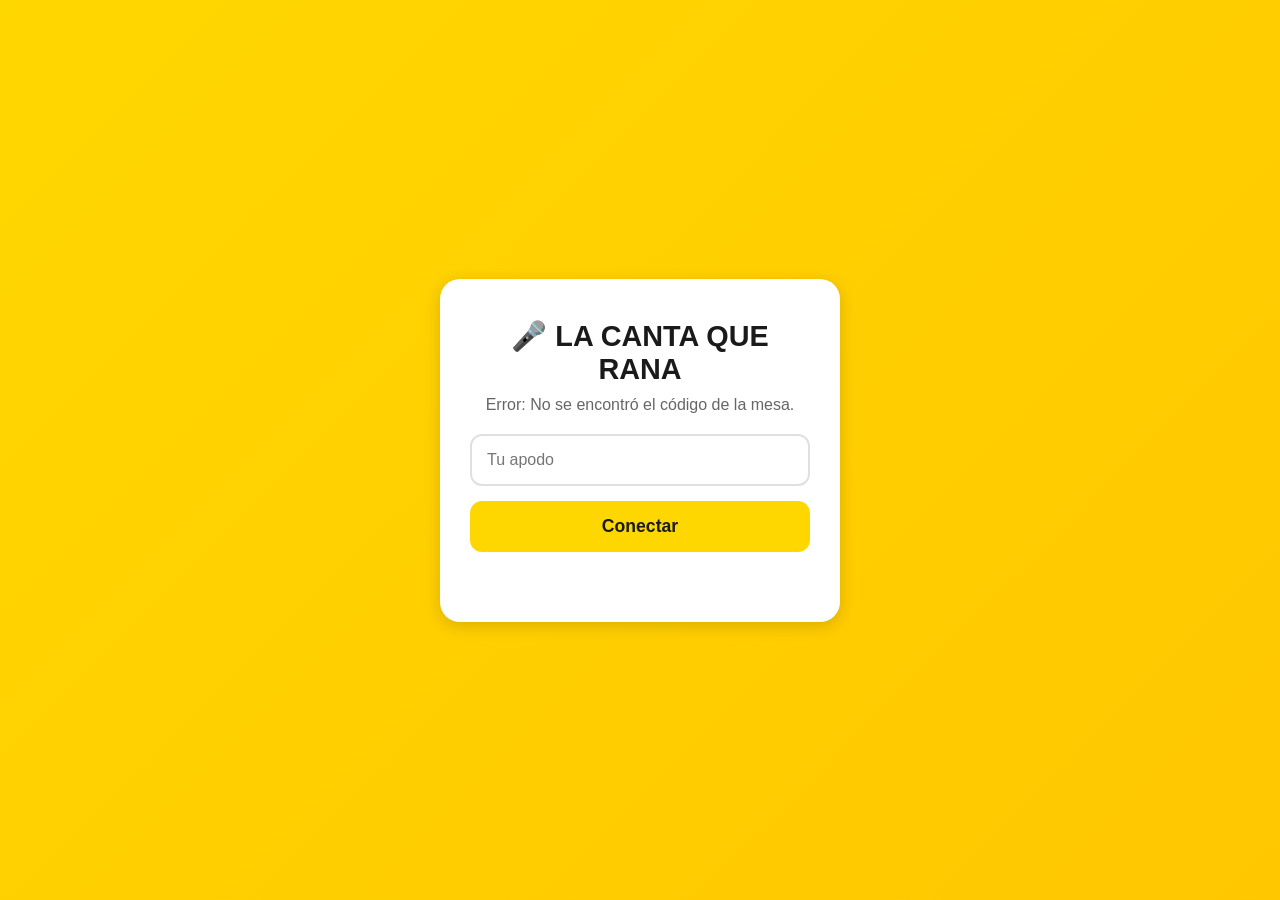
<file: static/index.html>
<!DOCTYPE html>
<html lang="es">

<head>
    <meta charset="UTF-8">
    <meta name="viewport" content="width=device-width, initial-scale=1.0">
    <title>LA CANTA QUE RANA</title>
    <link rel="stylesheet" href="/static/css/styles_bees.css">
</head>

<body>
    <!-- PANTALLA DE LOGIN -->
    <div class="login-view" id="login-container">
        <div class="login-box">
            <div class="logo-container">
                <h1>🎤 LA CANTA QUE RANA</h1>
            </div>
            <p id="welcome-message">Para empezar, elige un apodo para esta noche.</p>
            <input type="text" id="nick-input" placeholder="Tu apodo" required autocomplete="off">
            <button type="button" id="connect-button" class="btn-primary">Conectar</button>
            <div class="error-msg" id="error-message"></div>
        </div>
    </div>

    <!-- PANTALLA PRINCIPAL (DASHBOARD) -->
    <div class="dashboard-view hidden" id="dashboard-view">
        <!-- HEADER CON PERFIL -->
        <header class="header-bees">
            <div class="header-content">
                <div class="user-info">
                    <button id="logout-btn" class="logout-icon-btn" title="Cerrar Sesión">
                        🚪
                    </button>
                    <div class="user-avatar">🎤</div>
                    <div>
                        <h2 id="user-nick">Usuario</h2>
                        <p class="table-info">Mesa: <span id="table-name"></span></p>
                    </div>
                </div>
                <div class="user-stats">
                    <div class="stat-item">
                        <span class="stat-value" id="user-points">0</span>
                        <span class="stat-label">Puntos</span>
                    </div>
                    <div class="stat-item">
                        <span class="stat-value" id="user-level">Bronce</span>
                        <span class="stat-label">Nivel</span>
                    </div>
                </div>
            </div>
        </header>

        <!-- BUSCADOR GRANDE (ESTILO BEES) -->
        <div class="search-container">
            <div class="search-box">
                <span class="search-icon">🔍</span>
                <input type="text" id="search-input" placeholder="Buscar en LA CANTA QUE RANA">
            </div>
            <div class="search-buttons">
                <button id="search-songs-btn" class="btn-search">🎵 Escuchar</button>
                <button id="search-karaoke-btn" class="btn-search-karaoke">🎤 Cantar</button>
            </div>
        </div>

        <!-- CONTENIDO PRINCIPAL -->
        <main class="main-content">
            <!-- TAB: BÚSQUEDA DE CANCIONES -->
            <div id="tab-search" class="tab-content">
                <div id="search-results" class="results-grid">
                    <!-- Los resultados se insertarán aquí -->
                </div>
            </div>

            <!-- TAB: CATÁLOGO DE PRODUCTOS -->
            <div id="tab-catalog" class="tab-content">
                <div class="section-header">
                    <h3>🛒 Hacer Pedido</h3>
                    <button id="cart-btn" class="btn-cart hidden">
                        <span class="cart-icon">🛒</span>
                        <span id="cart-count">0</span>
                    </button>
                </div>
                <div id="product-catalog-list" class="product-grid">
                    <!-- Los productos se insertarán aquí -->
                </div>
                <button id="add-all-btn" class="btn-add-all hidden">Agregar todo</button>
            </div>

            <!-- TAB: LISTA DE CANCIONES (COLA) -->
            <div id="tab-queue" class="tab-content active">
                <div class="section-header">
                    <h3>🎵 Ahora Sonando</h3>
                </div>
                <div id="now-playing-container" class="now-playing">
                    <p>La cola está vacía. ¡Añade una canción!</p>
                </div>
                <div class="section-header">
                    <h3>📋 Próximas Canciones</h3>
                </div>
                <ul id="upcoming-list" class="song-list">
                    <!-- Las canciones se insertarán aquí -->
                </ul>
            </div>

            <!-- TAB: MI LISTA -->
            <div id="tab-my-list" class="tab-content">
                <div class="section-header">
                    <h3>🎤 Mis Canciones</h3>
                </div>
                <ul id="my-song-list" class="song-list">
                    <!-- Las canciones del usuario se insertarán aquí -->
                </ul>
            </div>

            <!-- TAB: MI CUENTA -->
            <div id="tab-my-account" class="tab-content">
                <div class="section-header">
                    <h3>💰 Estado de Cuenta</h3>
                </div>
                <div id="my-account-content" class="account-view">
                    <!-- El contenido de la cuenta se insertará aquí -->
                </div>
            </div>

            <!-- TAB: REACCIONES -->
            <div id="tab-reactions" class="tab-content">
                <div class="section-header">
                    <h3>😊 Enviar Reacción</h3>
                </div>
                <div id="reaction-buttons" class="reaction-grid">
                    <button class="reaction-btn" data-emoji="👏" title="¡Aplausos!">👏</button>
                    <button class="reaction-btn" data-emoji="❤️" title="¡Me encanta!">❤️</button>
                    <button class="reaction-btn" data-emoji="💔" title="¡Corazón roto!">💔</button>
                    <button class="reaction-btn" data-emoji="😈" title="¡Diablillo!">😈</button>
                    <button class="reaction-btn" data-emoji="😳" title="¡Sonrojado!">😳</button>
                    <button class="reaction-btn" data-emoji="😢" title="¡Triste!">😢</button>
                    <button class="reaction-btn" data-emoji="🙈" title="¡No miro!">🙈</button>
                    <button class="reaction-btn" data-emoji="🍻" title="¡Salud!">🍻</button>
                    <button class="reaction-btn" data-emoji="🤩" title="¡Increíble!">🤩</button>
                    <button class="reaction-btn" data-emoji="🔥" title="¡Fuego!">🔥</button>
                    <button class="reaction-btn" data-emoji="👍" title="¡Me gusta!">👍</button>
                    <button class="reaction-btn" data-emoji="😀" title="¡Feliz!">😀</button>
                </div>
            </div>
        </main>

        <!-- BARRA DE NAVEGACIÓN INFERIOR (ESTILO BEES) -->
        <nav class="bottom-nav">
            <button class="nav-item" data-tab="tab-queue">
                <span class="nav-icon">🎵</span>
                <span class="nav-label">Cola</span>
            </button>
            <button class="nav-item" data-tab="tab-search">
                <span class="nav-icon">🔍</span>
                <span class="nav-label">Buscar</span>
            </button>
            <button class="nav-item" data-tab="tab-catalog">
                <span class="nav-icon">🛒</span>
                <span class="nav-label">Pedidos</span>
            </button>
            <button class="nav-item" data-tab="tab-my-list">
                <span class="nav-icon">📋</span>
                <span class="nav-label">Mi Lista</span>
            </button>
            <button class="nav-item" data-tab="tab-my-account">
                <span class="nav-icon">💰</span>
                <span class="nav-label">Cuenta</span>
            </button>
            <button class="nav-item" data-tab="tab-reactions">
                <span class="nav-icon">😊</span>
                <span class="nav-label">Reacciones</span>
            </button>
        </nav>
    </div>

    <!-- MODAL PARA CARRITO -->
    <div id="cart-modal" class="modal-overlay">
        <div class="modal-content">
            <h3>🛒 Mi Pedido</h3>
            <div id="cart-items-list" class="cart-items">
                <p>Tu carrito está vacío.</p>
            </div>
            <div class="modal-actions">
                <button id="confirm-cart-order-btn" class="btn-confirm">Hacer Pedido</button>
                <button id="cancel-cart-btn" class="btn-cancel">Cancelar</button>
            </div>
        </div>
    </div>

    <!-- NOTIFICACIÓN FLOTANTE -->
    <div id="notification-banner"></div>

    <!-- CONTENEDOR DE REACCIONES FLOTANTES -->
    <div id="reaction-container" class="reaction-container"></div>

    <!-- SCRIPT PRINCIPAL -->
    <script src="/static/js/app_bees.js"></script>
</body>

</html>
</file>
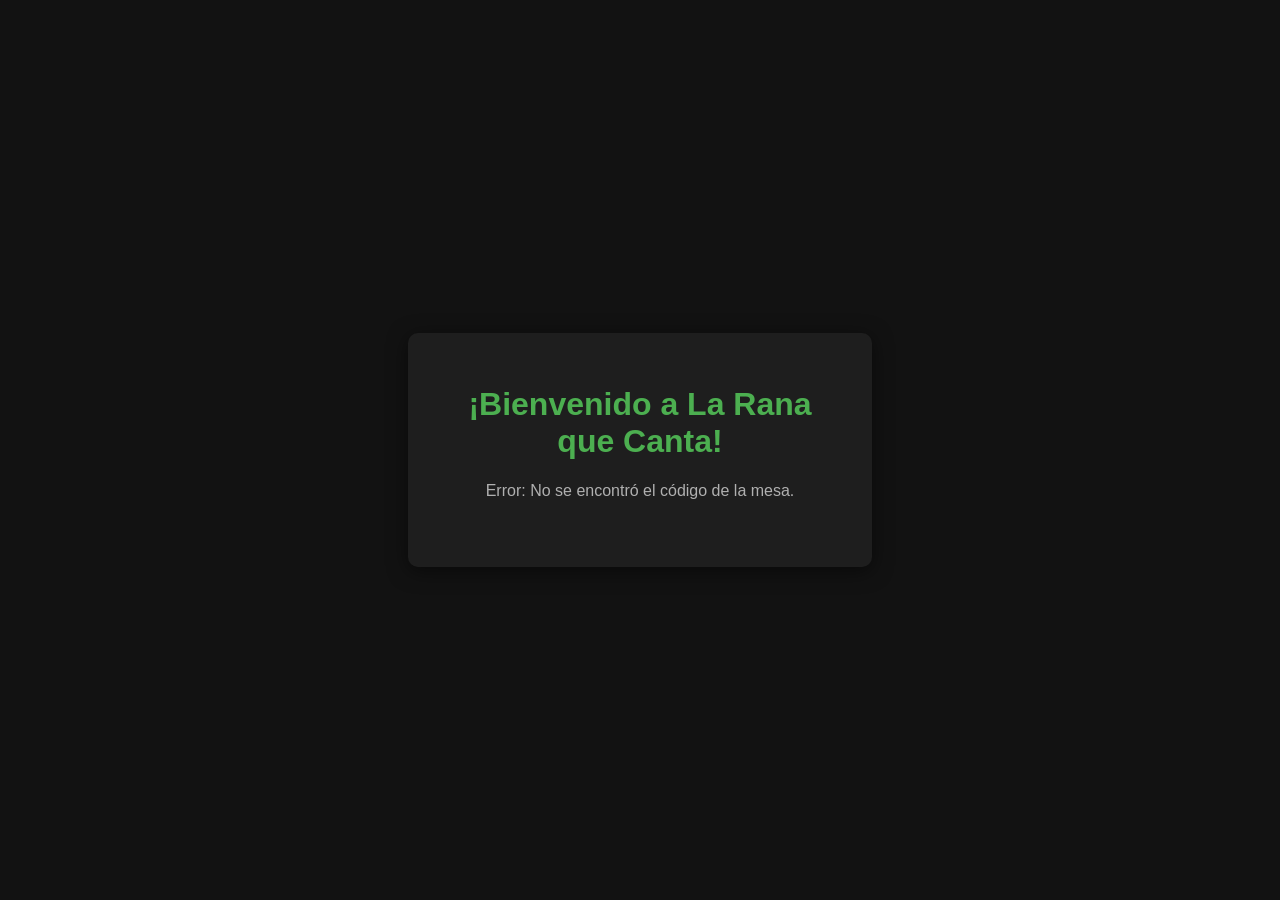
<file: html.html>
<!DOCTYPE html>
<html lang="es">
<head>
    <meta charset="UTF-8">
    <meta name="viewport" content="width=device-width, initial-scale=1.0">
    <title>Karaoke 'La Rana que Canta'</title>
    <style>
        body {
            font-family: -apple-system, BlinkMacSystemFont, "Segoe UI", Roboto, Helvetica, Arial, sans-serif;
            margin: 0;
            background-color: #121212;
            color: #e0e0e0;
        }
        .container { max-width: 800px; margin: 0 auto; padding: 20px; }
        .login-view { display: flex; flex-direction: column; align-items: center; justify-content: center; height: 100vh; text-align: center; }
        .login-box {
            background-color: #1e1e1e;
            padding: 2em;
            border-radius: 10px;
            box-shadow: 0 4px 20px rgba(0, 0, 0, 0.5);
            max-width: 400px;
            width: 100%;
        }
        h1, h2 { color: #4CAF50; }
        p { color: #b0b0b0; }
        input {
            width: calc(100% - 24px);
            padding: 10px;
            margin-bottom: 15px;
            border-radius: 5px;
            border: 1px solid #444;
            background-color: #333;
            color: #fff;
            font-size: 1em;
        }
        button {
            padding: 12px;
            background-color: #4CAF50;
            color: #ffffff;
            border: none;
            border-radius: 5px;
            cursor: pointer;
            font-size: 1em;
            font-weight: bold;
            transition: background-color 0.3s;
        }
        button:hover:not(:disabled) { background-color: #45a049; }
        button:disabled {
            background-color: #555;
            cursor: not-allowed;
        }
        .error-msg { color: #ff4d4d; margin-top: 1em; min-height: 1.2em; }
        .hidden {
            display: none;
        }
        .tabs { display: flex; border-bottom: 1px solid #333; margin-bottom: 20px; }
        .tab-button { background: none; border: none; color: #aaa; padding: 15px 20px; cursor: pointer; font-size: 1em; }
        .tab-button.active { color: #4CAF50; border-bottom: 2px solid #4CAF50; }
        .tab-content { display: none; }
        .tab-content.active { display: block; }
        .song-list { list-style: none; padding: 0; }
        .song-item { background-color: #1e1e1e; padding: 15px; border-radius: 8px; margin-bottom: 10px; display: flex; justify-content: space-between; align-items: center; }
        .song-item-info { display: flex; align-items: center; gap: 15px; }
        .song-item img { width: 80px; height: 60px; object-fit: cover; border-radius: 4px; }
        .song-title { font-weight: bold; }
        .song-status { font-size: 0.8em; padding: 4px 8px; border-radius: 12px; color: #121212; }
        .status-pendiente { background-color: #ffc107; }
        .status-aprobado { background-color: #28a745; }
        .status-reproduciendo { background-color: #17a2b8; animation: pulse 1.5s infinite; }
        .status-cantada { background-color: #6c757d; }
        .status-rechazada { background-color: #dc3545; }
        @keyframes pulse { 0% { box-shadow: 0 0 0 0 rgba(23, 162, 184, 0.7); } 70% { box-shadow: 0 0 0 10px rgba(23, 162, 184, 0); } 100% { box-shadow: 0 0 0 0 rgba(23, 162, 184, 0); } }
        .profile-card { background-color: #1e1e1e; padding: 20px; border-radius: 8px; text-align: center; }
        .profile-card h3 { margin-top: 0; }
        .profile-level { font-size: 1.2em; font-weight: bold; }
        .level-bronce { color: #cd7f32; }
        .level-plata { color: #c0c0c0; }
        .level-oro { color: #ffd700; }
        #search-results { max-height: 400px; overflow-y: auto; }
        #notification-banner {
            position: fixed;
            top: -100px;
            left: 50%;
            transform: translateX(-50%);
            background-color: #4CAF50;
            color: white;
            padding: 15px 30px;
            border-radius: 8px;
            box-shadow: 0 4px 10px rgba(0,0,0,0.3);
            transition: top 0.5s ease-in-out;
            z-index: 1000;
        }
        /* Estilos para el Catálogo de Productos */
        .product-catalog-grid {
            display: grid;
            grid-template-columns: repeat(auto-fill, minmax(250px, 1fr));
            gap: 20px;
        }
        .product-card {
            background-color: #1e1e1e;
            border-radius: 8px;
            overflow: hidden;
            display: flex;
            flex-direction: column;
            box-shadow: 0 2px 8px rgba(0,0,0,0.4);
        }
        .product-card img { width: 100%; height: 150px; object-fit: cover; background-color: #333; }
        .product-card-body { padding: 15px; flex-grow: 1; display: flex; flex-direction: column; }
        .product-card-title { font-size: 1.1em; font-weight: bold; margin: 0 0 5px 0; }
        .product-card-category { font-size: 0.8em; color: #aaa; margin-bottom: 10px; }
        .product-card-footer { margin-top: auto; display: flex; justify-content: space-between; align-items: center; }
        .product-price { font-size: 1.2em; font-weight: bold; color: #bb86fc; }
        .product-card .order-btn { background-color: #bb86fc; font-size: 0.9em; padding: 8px 16px; }

        /* Estilos para el Modal de Confirmación */
        .modal-overlay { position: fixed; top: 0; left: 0; width: 100%; height: 100%; background: rgba(0,0,0,0.7); display: none; justify-content: center; align-items: center; z-index: 2000; }
        .modal-content { background: #1e1e1e; padding: 30px; border-radius: 10px; width: 90%; max-width: 400px; text-align: center; }
        .modal-content h3 { margin-top: 0; color: #bb86fc; }
        .modal-content label { display: block; margin: 15px 0 5px 0; }
        .modal-content input[type="number"] { text-align: center; width: 80px; }
        .modal-actions { margin-top: 20px; display: flex; justify-content: space-around; }
        .modal-actions button { width: 120px; }
        .btn-confirm { background-color: #4CAF50; }
        .btn-cancel { background-color: #6c757d; }
        #notification.error {
            background-color: #cf6679;
            color: #121212;
        }
        #notification.success {
            background-color: #66bb6a;
            color: #121212;
        }
    </style>
</head>
<body>
    <div id="notification-banner"></div>

    <div class="login-view" id="login-container">
        <div class="login-box">
            <h1>¡Bienvenido a La Rana que Canta!</h1>
            <p id="welcome-message">Para empezar, elige un apodo para esta noche.</p>
            <form id="login-form">
                <input type="text" id="nick-input" placeholder="Tu apodo" required autocomplete="off">
                <button type="submit" id="connect-button">Conectar</button>
            </form>
            <div class="error-msg" id="error-message"></div>
        </div>
    </div>

    <div class="container hidden" id="dashboard-view">
        <div class="profile-card">
            <h3><span id="user-nick"></span></h3>
            <p>Mesa: <strong id="table-name"></strong></p>
            <p>Puntos: <strong id="user-points">0</strong></p>
            <p>Nivel: <strong id="user-level" class="profile-level"></strong></p>
            <button id="logout-button" style="width: auto; font-size: 0.8em; padding: 8px 12px;">Salir</button>
        </div>

        <div class="tabs">
            <button class="tab-button active" data-tab="tab-queue">Cola</button>
            <button class="tab-button" data-tab="tab-search">Buscar Canción</button>
            <button class="tab-button" data-tab="tab-catalog">Catálogo</button>
            <button class="tab-button" data-tab="tab-my-list">Mi Lista</button>
        </div>

        <!-- Pestaña de la Cola de Karaoke -->
        <div id="tab-queue" class="tab-content active">
            <h2>Ahora Sonando</h2>
            <div id="now-playing-container">
                <p>La cola está vacía. ¡Añade una canción!</p>
            </div>
            <h2>Próximas Canciones</h2>
            <ul id="upcoming-list" class="song-list">
                <!-- Las canciones se insertarán aquí dinámicamente -->
            </ul>
        </div>

        <!-- Pestaña de Búsqueda -->
        <div id="tab-search" class="tab-content">
            <h2>Buscar Canción en YouTube</h2>
            <form id="search-form">
                <input type="text" id="search-input" placeholder="Artista o título de la canción" required>
                <button type="submit" id="search-button">Buscar</button>
            </form>
            <div id="search-results" class="song-list">
                <!-- Los resultados de búsqueda se insertarán aquí -->
            </div>
        </div>

        <!-- Pestaña de Catálogo de Productos -->
        <div id="tab-catalog" class="tab-content">
            <h2>Catálogo de Productos</h2>
            <div id="product-catalog-list" class="product-catalog-grid">
                <!-- Los productos se insertarán aquí -->
            </ul>
        </div>

        <!-- Pestaña de Mi Lista -->
        <div id="tab-my-list" class="tab-content">
            <h2>Mis Canciones</h2>
            <ul id="my-song-list" class="song-list">
                <!-- Las canciones del usuario se insertarán aquí -->
            </ul>
        </div>
    </div>

    <!-- Modal para confirmar pedido -->
    <div id="order-modal" class="modal-overlay">
        <div class="modal-content">
            <h3 id="modal-product-name"></h3>
            <p>¿Cuántas unidades deseas pedir?</p>
            <label for="quantity-input">Cantidad</label>
            <input type="number" id="quantity-input" value="1" min="1" max="10">
            <div class="modal-actions">
                <button id="confirm-order-btn" class="btn-confirm">Confirmar Pedido</button>
                <button id="cancel-order-btn" class="btn-cancel">Cancelar</button>
            </div>
        </div>
    </div>

    <script>
        // --- CONFIGURACIÓN ---
        const API_BASE_URL = '/api/v1';
        const WEBSOCKET_URL = `ws://${window.location.host}/ws/cola`;

        // --- ESTADO DE LA APLICACIÓN ---
        let state = {
            user: null,
            tableQrCode: null,
            websocket: null,
            dashboardInitialized: false, // Para asignar eventos del dashboard solo una vez
        };

        // --- ELEMENTOS DEL DOM ---
        const loginContainer = document.getElementById('login-container');
        const dashboardView = document.getElementById('dashboard-view');
        const loginForm = document.getElementById('login-form');
        const nickInput = document.getElementById('nick-input');
        const connectButton = document.getElementById('connect-button');
        const errorMessage = document.getElementById('error-message');
        const welcomeMessage = document.getElementById('welcome-message');
        const logoutButton = document.getElementById('logout-button');
        const notificationBanner = document.getElementById('notification-banner');
        const orderModal = document.getElementById('order-modal');
        const modalProductName = document.getElementById('modal-product-name');
        const quantityInput = document.getElementById('quantity-input');
        const confirmOrderBtn = document.getElementById('confirm-order-btn');
        const cancelOrderBtn = document.getElementById('cancel-order-btn');
        const catalogList = document.getElementById('product-catalog-list');


        // --- FUNCIONES DE RENDERIZADO ---

        function renderQueue(queueData) {
            const nowPlayingContainer = document.getElementById('now-playing-container');
            const upcomingList = document.getElementById('upcoming-list');
            nowPlayingContainer.innerHTML = '';
            upcomingList.innerHTML = '';

            if (queueData.now_playing) {
                nowPlayingContainer.innerHTML = createSongItemHTML(queueData.now_playing, false);
            } else {
                nowPlayingContainer.innerHTML = '<p>La cola está vacía. ¡Añade una canción!</p>';
            }

            if (queueData.upcoming && queueData.upcoming.length > 0) {
                queueData.upcoming.forEach(song => {
                    upcomingList.innerHTML += createSongItemHTML(song, false);
                });
            } else if (!queueData.now_playing) {
                 upcomingList.innerHTML = '';
            } else {
                 upcomingList.innerHTML = '<li><p>No hay más canciones en la cola.</p></li>';
            }
        }

        function renderMyList(songs) {
            const myList = document.getElementById('my-song-list');
            myList.innerHTML = '';
            if (songs.length > 0) {
                songs.sort((a, b) => new Date(b.created_at) - new Date(a.created_at)).forEach(song => {
                    myList.innerHTML += createSongItemHTML(song, true);
                });
            } else {
                myList.innerHTML = '<li><p>Aún no has añadido ninguna canción.</p></li>';
            }
        }

        function createSongItemHTML(song, isMyList) {
            const statusClass = `status-${song.estado}`;
            const canDelete = isMyList && song.estado === 'pendiente';
            const deleteButton = `<button class="delete-song-btn" data-song-id="${song.id}" style="background-color: #dc3545;">Eliminar</button>`;

            return `
                <li class="song-item" id="song-${song.id}">
                    <div class="song-item-info">
                        <img src="https://i.ytimg.com/vi/${song.youtube_id}/mqdefault.jpg" alt="Miniatura" crossorigin="anonymous">
                        <div>
                            <div class="song-title">${song.titulo}</div>
                            ${song.usuario ? `<div class="song-user">por: ${song.usuario.nick}</div>` : ''}
                        </div>
                    </div>
                    <div>
                        ${isMyList ? `<span class="song-status ${statusClass}">${song.estado}</span>` : ''}
                        ${canDelete ? deleteButton : ''}
                    </div>
                </li>
            `;
        }

        function renderCatalog(products) {
            catalogList.innerHTML = '';
            const availableProducts = products.filter(p => p.is_active && p.stock > 0);

            if (availableProducts.length > 0) {
                availableProducts.forEach(product => {
                    const productCard = document.createElement('div');
                    productCard.className = 'product-card';
                    productCard.innerHTML = `
                        <img src="https://placehold.co/300x200/1e1e1e/e0e0e0.png?text=${encodeURIComponent(product.nombre)}" alt="${product.nombre}">
                        <div class="product-card-body">
                            <h3 class="product-card-title">${product.nombre}</h3>
                            <p class="product-card-category">${product.categoria}</p>
                            <div class="product-card-footer">
                                <span class="product-price">$${product.valor}</span>
                                <button class="order-btn" data-product-id="${product.id}" data-product-name="${product.nombre}" data-product-stock="${product.stock}">Pedir</button>
                            </div>
                        </div>
                    `;
                    catalogList.appendChild(productCard);
                });
            } else {
                catalogList.innerHTML = '<p>No hay productos disponibles en este momento.</p>';
            }
        }

        function showNotification(message, type = 'success', duration = 3000) {
            notificationBanner.textContent = message;
            // Remove previous classes
            notificationBanner.classList.remove('success', 'error');
            // Add new class
            notificationBanner.classList.add(type);

            notificationBanner.style.top = '20px';

            setTimeout(() => {
                notificationBanner.style.top = '-100px';
            }, duration);
        }

        // --- LÓGICA DE WEBSOCKET ---

        function connectWebSocket() {
            state.websocket = new WebSocket(WEBSOCKET_URL);

            state.websocket.onmessage = (event) => {
                const data = JSON.parse(event.data);
                if (data.type === 'notification' || data.type === 'admin_notification') {
                    showNotification(data.payload.mensaje);
                } else if (data.type === 'product_update') {
                    fetchProducts(); // Recargamos el catálogo de productos
                } else {
                    // Asumimos que es una actualización de la cola
                    renderQueue(data);
                }
            };

            state.websocket.onclose = () => {
                console.log('WebSocket desconectado. Intentando reconectar en 5 segundos...');
                setTimeout(connectWebSocket, 5000);
            };

            state.websocket.onerror = (error) => {
                console.error('Error de WebSocket:', error);
                state.websocket.close();
            };
        }

        // --- LÓGICA DE API Y EVENTOS ---

        async function handleLogin(event) {
            event.preventDefault();
            const nick = nickInput.value.trim();

            if (!nick) {
                errorMessage.textContent = 'Por favor, introduce un apodo.';
                return;
            }
            connectButton.disabled = true;
            connectButton.textContent = 'Conectando...';
            errorMessage.textContent = '';

            try {
                const response = await fetch(`${API_BASE_URL}/mesas/${state.tableQrCode}/conectar`, {
                    method: 'POST',
                    headers: { 'Content-Type': 'application/json' },
                    body: JSON.stringify({ nick: nick }),
                });
                const data = await response.json();
                if (!response.ok) {
                    throw new Error(data.detail || 'Ocurrió un error al conectar.');
                }
                state.user = data;
                sessionStorage.setItem('karaokeUser', JSON.stringify(state.user));
                sessionStorage.setItem('karaokeTable', state.tableQrCode);
                showDashboard();
            } catch (error) {
                errorMessage.textContent = error.message;
            } finally {
                connectButton.disabled = false;
                connectButton.textContent = 'Conectar';
            }
        }

        async function handleSearch(event) {
            event.preventDefault();
            const query = document.getElementById('search-input').value.trim();
            if (!query) return;

            const searchButton = document.getElementById('search-button');
            searchButton.disabled = true;
            searchButton.textContent = 'Buscando...';

            const resultsContainer = document.getElementById('search-results');
            resultsContainer.innerHTML = '<p>Buscando...</p>';

            try {
                const response = await fetch(`${API_BASE_URL}/youtube/public-search?q=${encodeURIComponent(query)}`);
                // Si la respuesta no es OK (ej: 403, 500), leemos el error y lo lanzamos
                if (!response.ok) {
                    const errorData = await response.json();
                    throw new Error(errorData.detail || `Error del servidor: ${response.status}`);
                }

                const results = await response.json();
                resultsContainer.innerHTML = '';
                if (results.length > 0) {
                    results.forEach(song => {
                        resultsContainer.innerHTML += `
                            <li class="song-item">
                                <div class="song-item-info">
                                    <img src="${song.thumbnail}" alt="Miniatura">
                                    <div>
                                        <div class="song-title">${song.title}</div>
                                        <div class="song-duration">${Math.floor(song.duration_seconds / 60)}:${(song.duration_seconds % 60).toString().padStart(2, '0')}</div>
                                    </div>
                                </div>
                                <button class="add-song-btn" data-title="${song.title}" data-youtube-id="${song.video_id}" data-duration="${song.duration_seconds}">Añadir</button>
                            </li>
                        `;
                    });
                } else {
                    resultsContainer.innerHTML = '<p>No se encontraron resultados.</p>';
                }
            } catch (error) {
                resultsContainer.innerHTML = `<p class="error-msg">Error al buscar: ${error.message}</p>`;
            } finally {
                searchButton.disabled = false;
                searchButton.textContent = 'Buscar';
            }
        }

        async function handleAddSong(event) {
            if (!event.target.classList.contains('add-song-btn')) return;

            const button = event.target;
            button.disabled = true;
            button.textContent = 'Añadiendo...';

            const songData = {
                titulo: button.dataset.title,
                youtube_id: button.dataset.youtubeId,
                duracion_seconds: parseInt(button.dataset.duration, 10)
            };

            try {
                const response = await fetch(`${API_BASE_URL}/canciones/${state.user.id}`, {
                    method: 'POST',
                    headers: { 'Content-Type': 'application/json' },
                    body: JSON.stringify(songData)
                });
                const data = await response.json();
                if (!response.ok) {
                    throw new Error(data.detail || 'Error al añadir la canción.');
                }
                showNotification(`'${songData.titulo}' añadida a tu lista.`);
                fetchMyList(); // Actualizar la lista personal
            } catch (error) {
                showNotification(error.message, 5000);
            } finally {
                button.disabled = false;
                button.textContent = 'Añadir';
            }
        }

        async function handleDeleteSong(event) {
            if (!event.target.classList.contains('delete-song-btn')) return;
            if (!confirm('¿Seguro que quieres eliminar esta canción de tu lista?')) return;

            const button = event.target;
            const songId = button.dataset.songId;
            button.disabled = true;

            try {
                const response = await fetch(`${API_BASE_URL}/canciones/${songId}?usuario_id=${state.user.id}`, {
                    method: 'DELETE'
                });
                if (!response.ok) {
                    const data = await response.json();
                    throw new Error(data.detail || 'No se pudo eliminar la canción.');
                }
                showNotification('Canción eliminada.');
                fetchMyList();
            } catch (error) {
                showNotification(error.message, 5000);
                button.disabled = false;
            }
        }

        async function handleOrderProduct(event) {
            if (!event.target.classList.contains('order-btn')) return;

            const button = event.target;
            const productId = button.dataset.productId;
            const productName = button.dataset.productName;
            const productStock = parseInt(button.dataset.productStock, 10);

            modalProductName.textContent = productName;
            quantityInput.value = 1;
            quantityInput.max = productStock;
            orderModal.style.display = 'flex';

            confirmOrderBtn.onclick = async () => {
                const cantidad = parseInt(quantityInput.value, 10);
                if (cantidad <= 0 || cantidad > productStock) {
                    showNotification(`Cantidad inválida. Stock disponible: ${productStock}`, 'error');
                    return;
                }

                const orderData = {
                    producto_id: parseInt(productId, 10),
                    cantidad: cantidad
                };

                confirmOrderBtn.disabled = true;
                confirmOrderBtn.textContent = 'Pidiendo...';

                try {
                    const response = await fetch(`${API_BASE_URL}/consumos/pedir/${state.user.id}`, {
                        method: 'POST',
                        headers: { 'Content-Type': 'application/json' },
                        body: JSON.stringify(orderData)
                    });
                    const data = await response.json();
                    if (!response.ok) throw new Error(data.detail || 'Error al procesar el pedido.');

                    showNotification(`¡Pedido de ${cantidad}x ${productName} realizado!`, 'success');
                    fetchUserProfile();
                    fetchProducts();
                } catch (error) {
                    showNotification(`Error: ${error.message}`, 'error', 5000);
                } finally {
                    orderModal.style.display = 'none';
                    confirmOrderBtn.disabled = false;
                    confirmOrderBtn.textContent = 'Confirmar Pedido';
                }
            };
        }

        async function fetchProducts() {
            catalogList.innerHTML = '<p>Cargando catálogo...</p>';
            const response = await fetch(`${API_BASE_URL}/productos/`);
            const products = await response.json();
            renderCatalog(products);
        }

        async function fetchMyList() {
            try {
                const response = await fetch(`${API_BASE_URL}/canciones/${state.user.id}/lista`);
                const songs = await response.json();
                renderMyList(songs);
            } catch (error) {
                console.error('Error al obtener mi lista:', error);
            }
        }

        async function fetchUserProfile() {
            try {
                const response = await fetch(`${API_BASE_URL}/usuarios/${state.user.id}/perfil`);
                const profile = await response.json();
                state.user = profile; // Actualizamos el estado local del usuario
                sessionStorage.setItem('karaokeUser', JSON.stringify(state.user));
                updateProfileCard();
            } catch (error) {
                console.error('Error al actualizar el perfil:', error);
            }
        }

        function updateProfileCard() {
            document.getElementById('user-nick').textContent = state.user.nick;
            document.getElementById('user-points').textContent = state.user.puntos;
            const levelEl = document.getElementById('user-level');
            levelEl.textContent = state.user.nivel.charAt(0).toUpperCase() + state.user.nivel.slice(1);
            levelEl.className = `profile-level level-${state.user.nivel}`;
        }

        function showDashboard() {
            document.getElementById('table-name').textContent = state.tableQrCode;
            updateProfileCard();

            loginContainer.classList.add('hidden');
            dashboardView.classList.remove('hidden');

            connectWebSocket();
            fetchMyList();

            // Asignar eventos del dashboard solo la primera vez que se muestra
            if (!state.dashboardInitialized) {
                logoutButton.addEventListener('click', handleLogout);
                document.querySelector('.tabs').addEventListener('click', handleTabClick);
                document.getElementById('search-form').addEventListener('submit', handleSearch);
                document.getElementById('search-results').addEventListener('click', handleAddSong);
                catalogList.addEventListener('click', handleOrderProduct);
                document.getElementById('my-song-list').addEventListener('click', handleDeleteSong);
                cancelOrderBtn.addEventListener('click', () => {
                    orderModal.style.display = 'none';
                });
                state.dashboardInitialized = true;
            }
        }

        function handleLogout() {
            sessionStorage.removeItem('karaokeUser');
            sessionStorage.removeItem('karaokeTable');
            if (state.websocket) state.websocket.close();
            state.user = null;
            state.tableQrCode = getQueryParam('table'); // Mantenemos el código de la mesa
            dashboardView.classList.add('hidden');
            loginContainer.classList.remove('hidden');
            nickInput.value = '';
            errorMessage.textContent = '';
        }

        function handleTabClick(event) {
            const clickedTab = event.target.closest('.tab-button');
            if (!clickedTab) return;

            document.querySelectorAll('.tab-button').forEach(btn => btn.classList.remove('active'));
            document.querySelectorAll('.tab-content').forEach(content => content.classList.remove('active'));

            clickedTab.classList.add('active');
            document.getElementById(clickedTab.dataset.tab).classList.add('active');

            if (clickedTab.dataset.tab === 'tab-my-list') {
                fetchMyList();
            }
            if (clickedTab.dataset.tab === 'tab-catalog') {
                fetchProducts();
            }
        }

        function getQueryParam(param) {
            return new URLSearchParams(window.location.search).get(param);
        }

        // --- INICIALIZACIÓN ---
        window.addEventListener('DOMContentLoaded', () => {
            state.tableQrCode = getQueryParam('table');
            if (!state.tableQrCode) {
                welcomeMessage.textContent = 'Error: No se encontró el código de la mesa.';
                loginForm.classList.add('hidden');
                return;
            }

            const storedUser = sessionStorage.getItem('karaokeUser');
            const storedTable = sessionStorage.getItem('karaokeTable');

            if (storedUser && storedTable === state.tableQrCode) {
                state.user = JSON.parse(storedUser);
                showDashboard();
            }

            // Asignar eventos
            loginForm.addEventListener('submit', handleLogin);

        });
    </script>
</body>
</html>
</file>
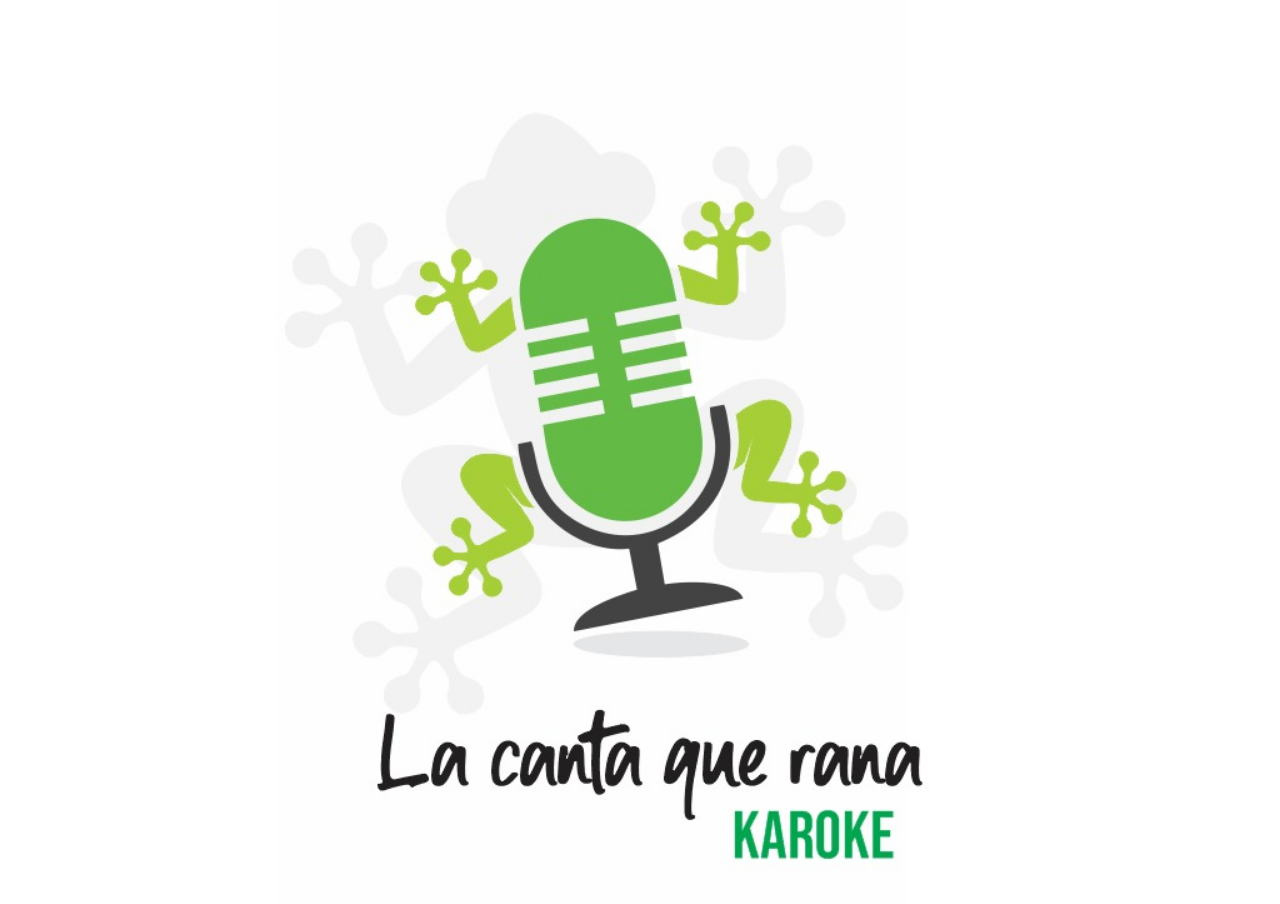
<file: player.html>
<!DOCTYPE html>
<html lang="es">

<head>
    <meta charset="UTF-8">
    <meta name="viewport" content="width=device-width, initial-scale=1.0">
    <title>LA CANTA QUE RANA - Reproductor</title>
    <style>
        :root {
            --bg-color: #ffffff;
            --text-color: #333333;
            --primary-color: #2E7D32;
            /* Verde más oscuro para contraste en fondo claro */
            --surface-color: rgba(255, 255, 255, 0.9);
        }

        body {
            font-family: -apple-system, BlinkMacSystemFont, "Segoe UI", Roboto, Helvetica, Arial, sans-serif;
            margin: 0;
            background-color: var(--bg-color);
            /* AQUÍ SE DEFINE LA IMAGEN DE FONDO */
            background-image: url('/static/player_background.jpg');
            background-size: cover;
            background-position: center;
            background-repeat: no-repeat;
            color: var(--text-color);
            overflow: hidden;
            display: flex;
            flex-direction: column;
            height: 100vh;
            width: 100vw;
        }

        #player-container {
            position: absolute;
            top: 0;
            left: 0;
            width: 100%;
            height: 100%;
            z-index: 1;
        }

        iframe {
            width: 100%;
            height: 100%;
            border: none;
        }

        .overlay {
            position: absolute;
            bottom: 0;
            left: 0;
            width: 100%;
            z-index: 2;
            display: none;
            opacity: 0;
            transition: opacity 320ms ease-in-out;
            /* Gradiente blanco para asegurar legibilidad sobre la foto */
            background: linear-gradient(to top, rgba(255, 255, 255, 0.95) 0%, rgba(255, 255, 255, 0.8) 60%, rgba(255, 255, 255, 0) 100%);
            padding: 20px;
            box-sizing: border-box;
        }

        .overlay.visible {
            display: flex;
            opacity: 1;
        }

        .now-playing-section {
            flex: 2;
            padding-right: 20px;
        }

        .upcoming-section {
            flex: 1;
            background-color: var(--surface-color);
            border-radius: 10px;
            padding: 20px;
            max-height: 35vh;
            overflow-y: auto;
            box-shadow: 0 4px 15px rgba(0, 0, 0, 0.1);
            /* Sombra suave */
        }

        h1,
        h2 {
            margin-top: 0;
            color: var(--primary-color);
            /* Quitar sombra negra o usar una muy suave clara si es necesario */
            text-shadow: none;
        }

        .now-playing-title {
            font-size: 3.5vw;
            font-weight: bold;
            margin-bottom: 10px;
            color: #000;
            /* Texto negro puro para título */
        }

        .now-playing-artist {
            font-size: 2vw;
            color: #555;
            /* Gris oscuro */
        }

        .upcoming-list {
            list-style: none;
            padding: 0;
            margin: 0;
        }

        .upcoming-item {
            display: flex;
            align-items: center;
            gap: 15px;
            padding: 10px 0;
            border-bottom: 1px solid #e0e0e0;
            /* Borde gris claro */
        }

        .upcoming-item:last-child {
            border-bottom: none;
        }

        .upcoming-item img {
            width: 60px;
            height: 45px;
            border-radius: 4px;
            object-fit: cover;
            box-shadow: 0 2px 5px rgba(0, 0, 0, 0.2);
        }

        .upcoming-title {
            font-size: 1.2em;
            color: #333;
        }

        .upcoming-artist {
            font-size: 0.9em;
            color: #666;
        }

        .reaction-container {
            position: fixed;
            bottom: 0;
            right: 0;
            width: 100%;
            height: 100%;
            pointer-events: none;
            overflow: hidden;
            z-index: 9999;
        }

        /* Ocultar botones de reproducción/pausa sobrepuestos si existen */
        .player-center-button, .center-controls, .player-play-btn, .player-pause-btn, #play-overlay, .ytp-large-play-button {
            display: none !important;
        }

        .reaction-emoji {
            position: absolute;
            bottom: -50px;
            font-size: 4rem;
            animation: float-up 6s ease-out forwards;
        }

        @keyframes float-up {
            to {
                bottom: 100%;
                transform: translateX(var(--tx, 0)) scale(1.8);
                opacity: 0;
            }
        }
    </style>
</head>

<body>
    <div id="player-container">
        <iframe id="youtube-player"></iframe>
    </div>

    <div class="overlay">
        <div class="now-playing-section">
            <h1>Ahora Cantando</h1>
            <div id="now-playing-info">
                <div class="now-playing-title">Esperando la siguiente canción...</div>
                <div class="now-playing-artist"></div>
            </div>
        </div>
        <div class="upcoming-section">
            <h2>En Espera</h2>
            <ul id="upcoming-list" class="upcoming-list">
                <li>Aún no hay canciones en la cola.</li>
            </ul>
        </div>
    </div>

    <div id="reaction-container" class="reaction-container"></div>

    <script src="https://www.youtube.com/iframe_api"></script>
    <script>
        // Cargar la API de YouTube desde youtube-nocookie
        var tag = document.createElement("script");
        tag.src = "https://www.youtube-nocookie.com/iframe_api";
        document.head.appendChild(tag);


        const wsUrl = `ws://${window.location.host}/ws/cola`;
        let socket;
        let player; // Variable para mantener la instancia del reproductor

        // Esta función crea el <iframe> y el reproductor de YouTube
        // después de que el código de la API se descarga.
        function onYouTubeIframeAPIReady() {
            player = new YT.Player('youtube-player', {
                height: '100%',
                width: '100%',
                videoId: '', // Sin video inicial
                host: "https://www.youtube-nocookie.com",
                playerVars: {
                    autoplay: 1,
                    controls: 1,
                    rel: 0,
                    enablejsapi: 1,
                    origin: window.location.origin
                },
                events: {
                    'onStateChange': onPlayerStateChange
                }
            });
        }

        function connect() {
            socket = new WebSocket(wsUrl);

            socket.onopen = () => console.log("Reproductor conectado al WebSocket.");
            socket.onclose = () => {
                console.log("WebSocket desconectado. Reintentando en 3 segundos...");
                setTimeout(connect, 3000);
            };
            socket.onerror = (error) => {
                console.error("Error de WebSocket:", error);
                socket.close();
            };

            socket.onmessage = (event) => {
                const data = JSON.parse(event.data);
                if (data.type === 'play_song') {
                    // Extraemos el ID del video de la URL que envía el backend
                    const videoUrl = new URL(data.payload.youtube_url);
                    const videoId = videoUrl.pathname.split('/').pop();
                    if (player && typeof player.loadVideoById === 'function') {
                        player.loadVideoById(videoId);
                    }
                } else if (data.type === 'reaction') {
                    // Crear y animar el emoji de reacción
                    const emoji = document.createElement('div');
                    emoji.className = 'reaction-emoji';
                    emoji.innerText = data.payload.emoji;
                    emoji.style.left = Math.random() * 100 + 'vw';
                    document.getElementById('reaction-container').appendChild(emoji);
                    setTimeout(() => emoji.remove(), 6000);
                } else if (data.type === 'queue_update') {
                    updateQueueUI(data.payload);
                } else if (data.type === 'restart_song') {
                    if (player && typeof player.seekTo === 'function') {
                        player.seekTo(0);
                        player.playVideo();
                    }
                } else if (data.type === 'pause_playback') {
                    if (player && typeof player.pauseVideo === 'function') {
                        player.pauseVideo();
                    }
                } else if (data.type === 'resume_playback') {
                    if (player && typeof player.playVideo === 'function') {
                        player.playVideo();
                    }
                }
            };
        }

        function onPlayerStateChange(event) {
            // Cuando el video termina (estado 0), enviamos una notificación al backend.
            if (event.data == YT.PlayerState.ENDED) {
                fetch('/api/v1/canciones/siguiente', {
                    method: 'POST',
                    // No se necesita API Key para este endpoint público
                })
                    .then(response => {
                        if (!response.ok && response.status !== 204) { // 204 significa que no hay más canciones
                            console.error('Error al pasar a la siguiente canción.');
                        }
                    })
                    .catch(error => {
                        console.error('Error de red al intentar pasar a la siguiente canción:', error);
                    });
            }

            // FIX: Auto-reproducir si el video se queda en estado "Cued" (cargado pero no reproduciendo)
            if (event.data === YT.PlayerState.CUED) {
                console.log("Video en espera (Cued), forzando reproducción...");
                player.playVideo();
            }
            // Manejo de visualización del overlay en los últimos segundos
            handleOverlayTiming(event);
        }

        let overlayWatcher = null;
        const OVERLAY_SECONDS = 5; // mostrar overlay en los últimos 5 segundos

        function handleOverlayTiming(event) {
            const overlay = document.querySelector('.overlay');
            if (!player || !overlay) return;

            // Si el video está reproduciéndose, arrancamos watcher que revisa el tiempo restante
            if (event.data === YT.PlayerState.PLAYING) {
                if (overlayWatcher) clearInterval(overlayWatcher);
                overlayWatcher = setInterval(async () => {
                    try {
                        const duration = player.getDuration();
                        const current = player.getCurrentTime();
                        const remaining = duration - current;
                        if (isFinite(duration) && remaining <= OVERLAY_SECONDS && remaining > 0) {
                            overlay.classList.add('visible');
                        } else {
                            overlay.classList.remove('visible');
                        }
                    } catch (err) {
                        console.warn('Error al comprobar tiempo del player:', err);
                    }
                }, 700);
            } else {
                // Si no está reproduciendo (pausa, cued, ended), ocultar overlay y limpiar watcher
                overlay.classList.remove('visible');
                if (overlayWatcher) {
                    clearInterval(overlayWatcher);
                    overlayWatcher = null;
                }
            }
        }


        function updateQueueUI(queueData) {
            const nowPlayingInfo = document.getElementById('now-playing-info');
            const upcomingList = document.getElementById('upcoming-list');

            if (queueData.now_playing) {
                const song = queueData.now_playing;
                const addedBy = song.usuario.mesa ? song.usuario.mesa.nombre : song.usuario.nick;
                nowPlayingInfo.innerHTML = `
                    <div class="now-playing-title">${song.titulo}</div>
                    <div class="now-playing-artist">Por: <strong>${addedBy}</strong></div>`;
            } else {
                nowPlayingInfo.innerHTML = `<div class="now-playing-title">Esperando la siguiente canción...</div>`;
            }

            upcomingList.innerHTML = '';
            if (queueData.upcoming && queueData.upcoming.length > 0) {
                queueData.upcoming.slice(0, 5).forEach(song => { // Mostrar solo las próximas 5
                    const addedBy = song.usuario.mesa ? song.usuario.mesa.nombre : song.usuario.nick;
                    upcomingList.innerHTML += `
                        <li class="upcoming-item">
                            <img src="https://i.ytimg.com/vi/${song.youtube_id}/default.jpg" alt="Miniatura" crossorigin="anonymous">
                            <div>
                                <div class="upcoming-title">${song.titulo}</div>
                                <div class="upcoming-artist">Por: <strong>${addedBy}</strong></div>
                            </div>
                        </li>`;
                });
            } else {
                upcomingList.innerHTML = '<li>No hay más canciones en la cola.</li>';
            }
        }

        document.addEventListener('DOMContentLoaded', connect);
    </script>
</body>

</html>
</file>
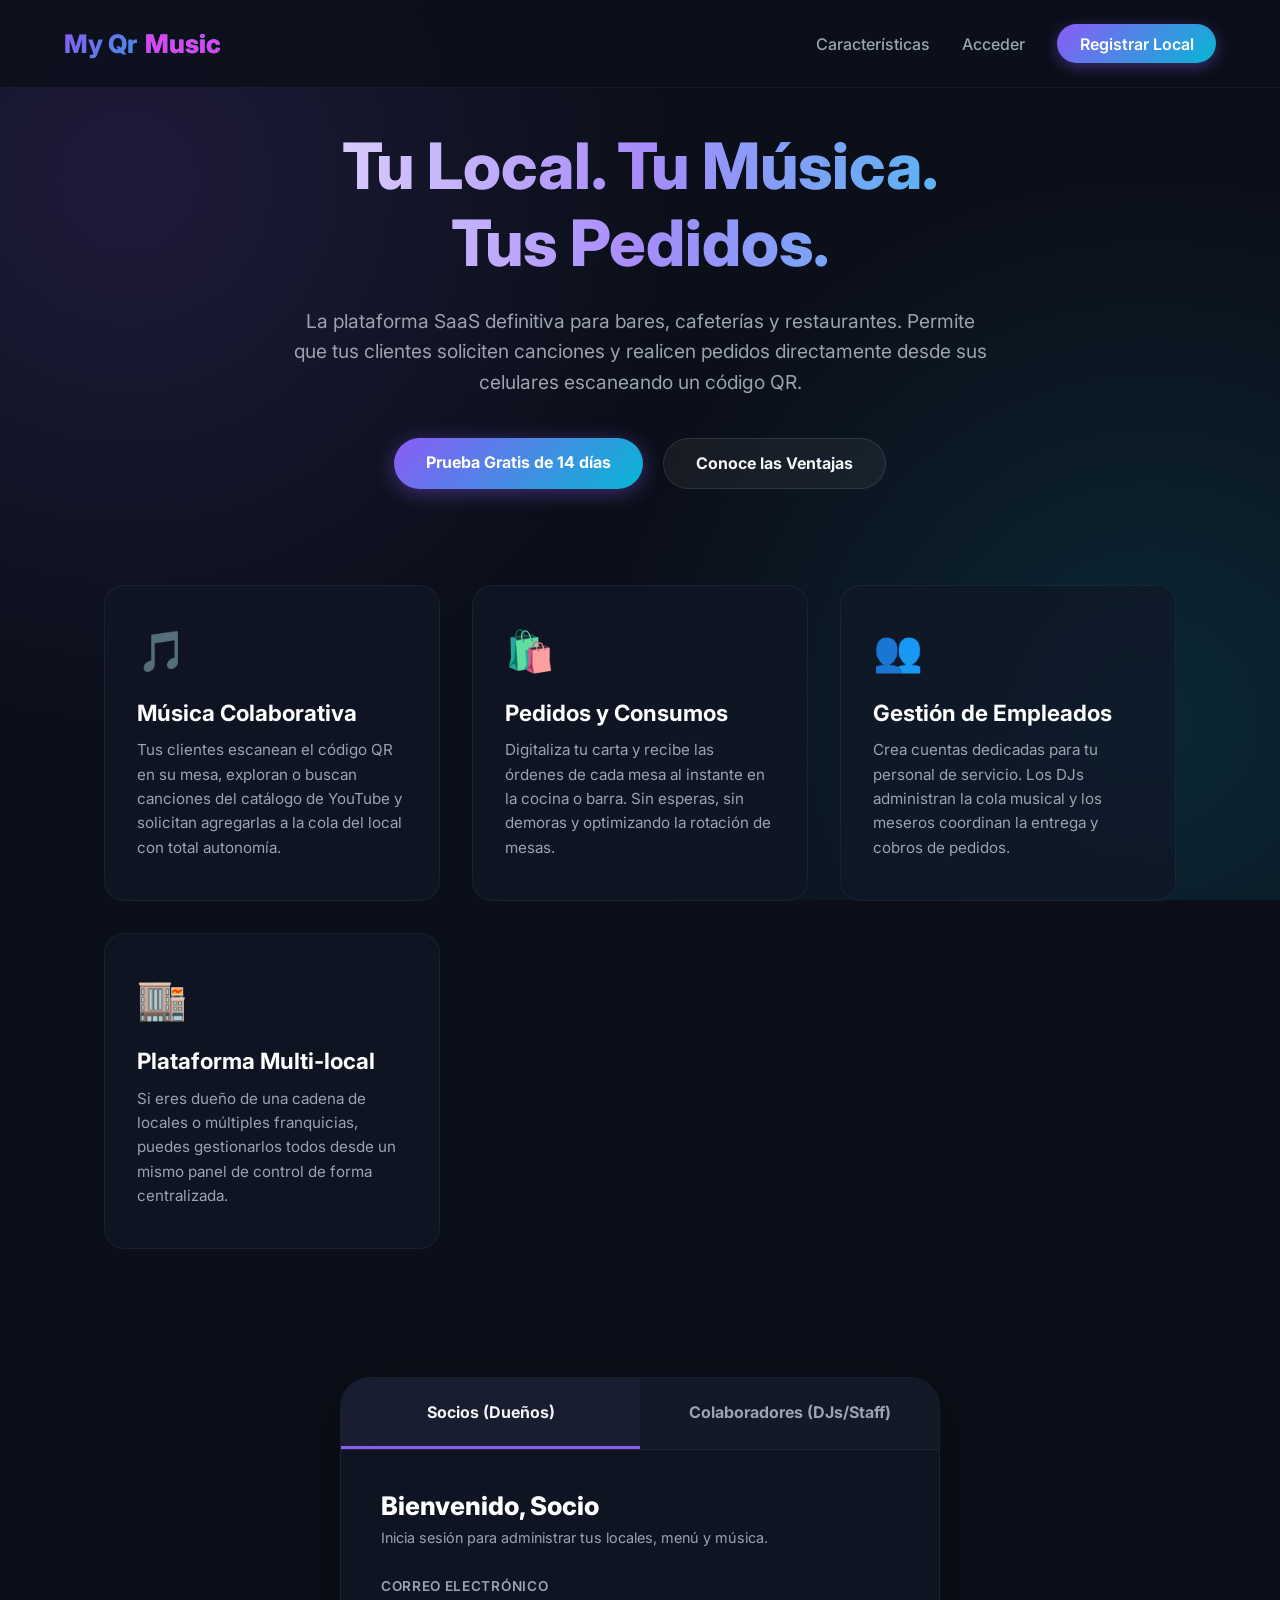
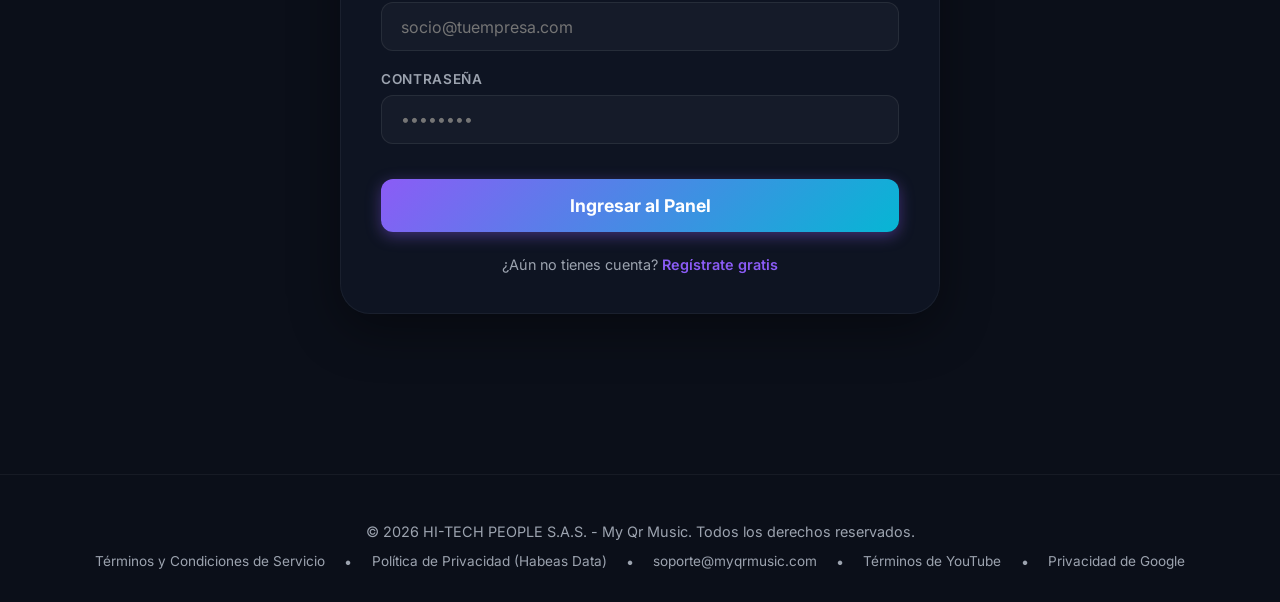
<file: static/admin.html>
<!DOCTYPE html>
<html lang="es">
<head>
    <meta charset="UTF-8">
    <meta name="viewport" content="width=device-width, initial-scale=1.0">
    <title>My Qr Music SaaS - Controla la Música y Pedidos de tu Local</title>
    <!-- Google Fonts: Inter -->
    <link href="https://fonts.googleapis.com/css2?family=Inter:wght@300;400;500;600;700;800&display=swap" rel="stylesheet">
    <style>
        :root {
            --bg-base: #0b0f19;
            --bg-card: rgba(17, 24, 39, 0.7);
            --primary: #8b5cf6;
            --primary-glow: rgba(139, 92, 246, 0.4);
            --secondary: #06b6d4;
            --secondary-glow: rgba(6, 182, 212, 0.4);
            --text-main: #f3f4f6;
            --text-muted: #9ca3af;
            --accent: #d946ef;
        }

        * {
            margin: 0;
            padding: 0;
            box-sizing: border-box;
            font-family: 'Inter', sans-serif;
            scroll-behavior: smooth;
        }

        body {
            background-color: var(--bg-base);
            color: var(--text-main);
            overflow-x: hidden;
            background-image: 
                radial-gradient(circle at 10% 20%, rgba(139, 92, 246, 0.15) 0%, transparent 40%),
                radial-gradient(circle at 90% 80%, rgba(6, 182, 212, 0.15) 0%, transparent 40%);
            background-attachment: fixed;
        }

        /* Navbar */
        header {
            width: 100%;
            padding: 1.5rem 5%;
            display: flex;
            justify-content: space-between;
            align-items: center;
            position: fixed;
            top: 0;
            z-index: 100;
            backdrop-filter: blur(12px);
            border-bottom: 1px solid rgba(255, 255, 255, 0.05);
            background-color: rgba(11, 15, 25, 0.8);
        }

        .logo {
            font-size: 1.6rem;
            font-weight: 800;
            background: linear-gradient(135deg, var(--primary), var(--secondary));
            -webkit-background-clip: text;
            -webkit-text-fill-color: transparent;
            display: flex;
            align-items: center;
            gap: 8px;
            text-decoration: none;
        }

        .logo span {
            color: var(--accent);
            -webkit-text-fill-color: var(--accent);
        }

        nav {
            display: flex;
            gap: 2rem;
            align-items: center;
        }

        nav a {
            color: var(--text-muted);
            text-decoration: none;
            font-weight: 500;
            transition: color 0.3s, transform 0.3s;
        }

        nav a:hover {
            color: var(--text-main);
            transform: translateY(-1px);
        }

        .btn-nav-login {
            background: linear-gradient(135deg, var(--primary), var(--secondary));
            color: #fff;
            padding: 0.6rem 1.4rem;
            border-radius: 30px;
            font-weight: 600;
            box-shadow: 0 4px 15px var(--primary-glow);
            transition: transform 0.3s, box-shadow 0.3s;
        }

        .btn-nav-login:hover {
            transform: translateY(-2px);
            box-shadow: 0 6px 20px rgba(139, 92, 246, 0.6);
        }

        /* Main Container */
        main {
            padding: 8rem 5% 4rem;
            max-width: 1200px;
            margin: 0 auto;
        }

        /* Hero Section */
        .hero {
            text-align: center;
            margin-bottom: 6rem;
            animation: fadeIn 1s ease-out;
        }

        .hero h1 {
            font-size: 3rem;
            font-weight: 800;
            line-height: 1.2;
            margin-bottom: 1.5rem;
            background: linear-gradient(to right, #fff, #a78bfa, #22d3ee);
            -webkit-background-clip: text;
            -webkit-text-fill-color: transparent;
        }

        @media(min-width: 768px) {
            .hero h1 {
                font-size: 4rem;
            }
        }

        .hero p {
            font-size: 1.2rem;
            color: var(--text-muted);
            max-width: 700px;
            margin: 0 auto 2.5rem;
            line-height: 1.6;
        }

        .hero-buttons {
            display: flex;
            justify-content: center;
            gap: 1.2rem;
            flex-wrap: wrap;
        }

        .btn-primary {
            background: linear-gradient(135deg, var(--primary), var(--secondary));
            color: #fff;
            padding: 0.9rem 2rem;
            border-radius: 30px;
            font-weight: 700;
            text-decoration: none;
            box-shadow: 0 4px 20px var(--primary-glow);
            transition: transform 0.3s, box-shadow 0.3s;
        }

        .btn-primary:hover {
            transform: translateY(-3px);
            box-shadow: 0 8px 25px rgba(139, 92, 246, 0.7);
        }

        .btn-secondary {
            background: rgba(255, 255, 255, 0.05);
            color: var(--text-main);
            padding: 0.9rem 2rem;
            border-radius: 30px;
            font-weight: 700;
            text-decoration: none;
            border: 1px solid rgba(255, 255, 255, 0.1);
            transition: background 0.3s, transform 0.3s;
        }

        .btn-secondary:hover {
            background: rgba(255, 255, 255, 0.1);
            transform: translateY(-3px);
        }

        /* Features Section */
        .features-grid {
            display: grid;
            grid-template-columns: repeat(auto-fit, minmax(280px, 1fr));
            gap: 2rem;
            margin-bottom: 8rem;
        }

        .feature-card {
            background: var(--bg-card);
            border: 1px solid rgba(255, 255, 255, 0.05);
            padding: 2.5rem 2rem;
            border-radius: 20px;
            backdrop-filter: blur(16px);
            transition: transform 0.3s, border-color 0.3s, box-shadow 0.3s;
            position: relative;
            overflow: hidden;
        }

        .feature-card::before {
            content: '';
            position: absolute;
            top: 0;
            left: 0;
            width: 100%;
            height: 100%;
            background: linear-gradient(135deg, var(--primary-glow), transparent);
            opacity: 0;
            transition: opacity 0.3s;
            pointer-events: none;
        }

        .feature-card:hover {
            transform: translateY(-5px);
            border-color: rgba(139, 92, 246, 0.3);
            box-shadow: 0 10px 30px rgba(139, 92, 246, 0.1);
        }

        .feature-card:hover::before {
            opacity: 1;
        }

        .feature-icon {
            font-size: 2.5rem;
            margin-bottom: 1.5rem;
            display: inline-block;
        }

        .feature-card h3 {
            font-size: 1.4rem;
            font-weight: 700;
            margin-bottom: 0.8rem;
            color: #fff;
        }

        .feature-card p {
            color: var(--text-muted);
            line-height: 1.6;
            font-size: 0.95rem;
        }

        /* Portal Acceso */
        .portal-section {
            background: var(--bg-card);
            border: 1px solid rgba(255, 255, 255, 0.05);
            border-radius: 30px;
            max-width: 600px;
            margin: 0 auto;
            overflow: hidden;
            box-shadow: 0 15px 50px rgba(0,0,0,0.4);
            backdrop-filter: blur(20px);
        }

        .tabs-header {
            display: flex;
            background: rgba(255,255,255,0.02);
            border-bottom: 1px solid rgba(255,255,255,0.05);
        }

        .tab-btn {
            flex: 1;
            padding: 1.5rem;
            text-align: center;
            background: transparent;
            border: none;
            color: var(--text-muted);
            font-weight: 700;
            font-size: 1rem;
            cursor: pointer;
            transition: all 0.3s;
            border-bottom: 3px solid transparent;
        }

        .tab-btn.active {
            color: var(--text-main);
            border-bottom-color: var(--primary);
            background: rgba(139, 92, 246, 0.05);
        }

        .tabs-content {
            padding: 2.5rem;
        }

        .form-container {
            display: none;
            animation: fadeIn 0.5s ease-out;
        }

        .form-container.active {
            display: block;
        }

        .form-container h2 {
            margin-bottom: 0.5rem;
            font-size: 1.6rem;
            font-weight: 800;
            color: #fff;
        }

        .form-container p.subtitle {
            color: var(--text-muted);
            margin-bottom: 2rem;
            font-size: 0.9rem;
        }

        .form-group {
            margin-bottom: 1.2rem;
        }

        .form-group label {
            display: block;
            margin-bottom: 0.5rem;
            font-size: 0.85rem;
            font-weight: 600;
            color: var(--text-muted);
            text-transform: uppercase;
            letter-spacing: 0.05em;
        }

        .form-group input {
            width: 100%;
            padding: 0.85rem 1.2rem;
            border-radius: 12px;
            background: rgba(255,255,255,0.03);
            border: 1px solid rgba(255,255,255,0.08);
            color: #fff;
            font-size: 1rem;
            outline: none;
            transition: all 0.3s;
        }

        .form-group input:focus {
            border-color: var(--primary);
            background: rgba(255,255,255,0.05);
            box-shadow: 0 0 10px rgba(139, 92, 246, 0.25);
        }

        .btn-submit {
            width: 100%;
            padding: 1rem;
            background: linear-gradient(135deg, var(--primary), var(--secondary));
            color: #fff;
            border: none;
            border-radius: 12px;
            font-weight: 700;
            font-size: 1.1rem;
            cursor: pointer;
            box-shadow: 0 4px 15px var(--primary-glow);
            transition: all 0.3s;
            margin-top: 1rem;
        }

        .btn-submit:hover {
            transform: translateY(-2px);
            box-shadow: 0 6px 20px rgba(139, 92, 246, 0.6);
        }

        .toggle-auth {
            margin-top: 1.5rem;
            text-align: center;
            font-size: 0.9rem;
            color: var(--text-muted);
        }

        .toggle-auth a {
            color: var(--primary);
            text-decoration: none;
            font-weight: 600;
        }

        .toggle-auth a:hover {
            text-decoration: underline;
        }

        .alert {
            padding: 1rem;
            border-radius: 12px;
            margin-bottom: 1.5rem;
            font-size: 0.9rem;
            display: none;
        }

        .alert-error {
            background: rgba(239, 68, 68, 0.1);
            border: 1px solid rgba(239, 68, 68, 0.2);
            color: #fca5a5;
        }

        .alert-success {
            background: rgba(16, 185, 129, 0.1);
            border: 1px solid rgba(16, 185, 129, 0.2);
            color: #6ee7b7;
        }

        /* Animations */
        @keyframes fadeIn {
            from { opacity: 0; transform: translateY(10px); }
            to { opacity: 1; transform: translateY(0); }
        }

        /* Footer */
        footer {
            margin-top: 6rem;
            padding: 3rem 5% 2rem;
            border-top: 1px solid rgba(255,255,255,0.05);
            text-align: center;
            color: var(--text-muted);
            font-size: 0.9rem;
        }

        .footer-links {
            margin-top: 0.8rem;
            display: flex;
            justify-content: center;
            align-items: center;
            gap: 1.2rem;
            flex-wrap: wrap;
        }

        .footer-links a {
            color: var(--text-muted);
            text-decoration: none;
            font-size: 0.85rem;
            transition: color 0.2s;
        }

        .footer-links a:hover {
            color: var(--primary);
            text-decoration: underline;
        }
    </style>
</head>
<body>

    <!-- Header / Navbar -->
    <header>
        <a href="#" class="logo">My Qr<span>Music</span></a>
        <nav>
            <a href="#features">Características</a>
            <a href="#portal">Acceder</a>
            <a href="#portal" class="btn-nav-login">Registrar Local</a>
        </nav>
    </header>

    <!-- Main -->
    <main>

        <!-- Hero Section -->
        <section class="hero">
            <h1>Tu Local. Tu Música.<br>Tus Pedidos.</h1>
            <p>La plataforma SaaS definitiva para bares, cafeterías y restaurantes. Permite que tus clientes soliciten canciones y realicen pedidos directamente desde sus celulares escaneando un código QR.</p>
            <div class="hero-buttons">
                <a href="#portal" class="btn-primary" onclick="switchForm('owner-register')">Prueba Gratis de 14 días</a>
                <a href="#features" class="btn-secondary">Conoce las Ventajas</a>
            </div>
        </section>

        <!-- Features Grid -->
        <section id="features" class="features-grid">
            <div class="feature-card">
                <span class="feature-icon">🎵</span>
                <h3>Música Colaborativa</h3>
                <p>Tus clientes escanean el código QR en su mesa, exploran o buscan canciones del catálogo de YouTube y solicitan agregarlas a la cola del local con total autonomía.</p>
            </div>
            <div class="feature-card">
                <span class="feature-icon">🛍️</span>
                <h3>Pedidos y Consumos</h3>
                <p>Digitaliza tu carta y recibe las órdenes de cada mesa al instante en la cocina o barra. Sin esperas, sin demoras y optimizando la rotación de mesas.</p>
            </div>
            <div class="feature-card">
                <span class="feature-icon">👥</span>
                <h3>Gestión de Empleados</h3>
                <p>Crea cuentas dedicadas para tu personal de servicio. Los DJs administran la cola musical y los meseros coordinan la entrega y cobros de pedidos.</p>
            </div>
            <div class="feature-card">
                <span class="feature-icon">🏬</span>
                <h3>Plataforma Multi-local</h3>
                <p>Si eres dueño de una cadena de locales o múltiples franquicias, puedes gestionarlos todos desde un mismo panel de control de forma centralizada.</p>
            </div>
        </section>

        <!-- Portal Acceso (SaaS Tabs) -->
        <section id="portal" class="portal-section">
            <div class="tabs-header">
                <button class="tab-btn active" id="tab-owner" onclick="switchTab('owner')">Socios (Dueños)</button>
                <button class="tab-btn" id="tab-employee" onclick="switchTab('employee')">Colaboradores (DJs/Staff)</button>
            </div>

            <div class="tabs-content">
                <div id="alert-box" class="alert"></div>

                <!-- Form 1: Owner Login -->
                <div id="owner-login-container" class="form-container active">
                    <h2>Bienvenido, Socio</h2>
                    <p class="subtitle">Inicia sesión para administrar tus locales, menú y música.</p>
                    <form id="owner-login-form" onsubmit="handleOwnerLogin(event)">
                        <div class="form-group">
                            <label for="owner-email">Correo Electrónico</label>
                            <input type="email" id="owner-email" required placeholder="socio@tuempresa.com">
                        </div>
                        <div class="form-group">
                            <label for="owner-password">Contraseña</label>
                            <input type="password" id="owner-password" required placeholder="••••••••">
                        </div>
                        <button type="submit" class="btn-submit">Ingresar al Panel</button>
                        <div class="toggle-auth">
                            ¿Aún no tienes cuenta? <a href="#" onclick="switchForm('owner-register')">Regístrate gratis</a>
                        </div>
                    </form>
                </div>

                <!-- Form 2: Owner Register -->
                <div id="owner-register-container" class="form-container">
                    <h2>Registra tu Local en My Qr Music</h2>
                    <p class="subtitle">Comienza gratis por 14 días. No requiere tarjeta de crédito.</p>
                    <form id="owner-register-form" onsubmit="handleOwnerRegister(event)">
                        <div class="form-group">
                            <label for="reg-name">Nombre Completo</label>
                            <input type="text" id="reg-name" required placeholder="Tu Nombre">
                        </div>
                        <div class="form-group">
                            <label for="reg-email">Correo Electrónico</label>
                            <input type="email" id="reg-email" required placeholder="socio@tuempresa.com">
                        </div>
                        <div class="form-group">
                            <label for="reg-phone">Celular / Teléfono</label>
                            <input type="text" id="reg-phone" placeholder="+57 300 123 4567">
                        </div>
                        <div class="form-group">
                            <label for="reg-password">Contraseña</label>
                            <input type="password" id="reg-password" required placeholder="Mínimo 6 caracteres">
                        </div>
                        <button type="submit" class="btn-submit">Crear Mi Cuenta</button>
                        <div class="toggle-auth">
                            ¿Ya tienes una cuenta registrada? <a href="#" onclick="switchForm('owner-login')">Inicia sesión</a>
                        </div>
                    </form>
                </div>

                <!-- Form 3: Employee Login -->
                <div id="employee-login-container" class="form-container">
                    <h2>Ingreso de Colaboradores</h2>
                    <p class="subtitle">Acceso para meseros, DJs y administradores de local.</p>
                    <form id="employee-login-form" onsubmit="handleEmployeeLogin(event)">
                        <div class="form-group">
                            <label for="emp-email">Correo de Colaborador</label>
                            <input type="email" id="emp-email" required placeholder="colaborador@local.com">
                        </div>
                        <div class="form-group">
                            <label for="emp-password">Contraseña</label>
                            <input type="password" id="emp-password" required placeholder="••••••••">
                        </div>
                        <button type="submit" class="btn-submit">Ingresar a Trabajar</button>
                    </form>
                </div>
            </div>
        </section>

    </main>

    <!-- Footer -->
    <footer>
        <p>&copy; 2026 HI-TECH PEOPLE S.A.S. - My Qr Music. Todos los derechos reservados.</p>
        <div class="footer-links">
            <a href="/terminos" target="_blank">Términos y Condiciones de Servicio</a>
            <span>•</span>
            <a href="/privacidad" target="_blank">Política de Privacidad (Habeas Data)</a>
            <span>•</span>
            <a href="mailto:soporte@myqrmusic.com">soporte@myqrmusic.com</a>
            <span>•</span>
            <a href="https://www.youtube.com/t/terms" target="_blank" rel="noopener noreferrer">Términos de YouTube</a>
            <span>•</span>
            <a href="https://policies.google.com/privacy" target="_blank" rel="noopener noreferrer">Privacidad de Google</a>
        </div>
    </footer>

    <script>
        const alertBox = document.getElementById('alert-box');

        function showAlert(message, type = 'error') {
            alertBox.style.display = 'block';
            alertBox.className = `alert alert-${type}`;
            alertBox.textContent = message;
        }

        function clearAlert() {
            alertBox.style.display = 'none';
        }

        function switchTab(role) {
            clearAlert();
            document.querySelectorAll('.tab-btn').forEach(btn => btn.classList.remove('active'));
            document.querySelectorAll('.form-container').forEach(c => c.classList.remove('active'));

            if (role === 'owner') {
                document.getElementById('tab-owner').classList.add('active');
                document.getElementById('owner-login-container').classList.add('active');
            } else if (role === 'employee') {
                document.getElementById('tab-employee').classList.add('active');
                document.getElementById('employee-login-container').classList.add('active');
            }
        }

        function switchForm(formId) {
            clearAlert();
            document.querySelectorAll('.form-container').forEach(c => c.classList.remove('active'));
            if (formId === 'owner-register') {
                document.getElementById('owner-register-container').classList.add('active');
            } else if (formId === 'owner-login') {
                document.getElementById('owner-login-container').classList.add('active');
            }
        }

        async function handleOwnerRegister(event) {
            event.preventDefault();
            clearAlert();

            const nombre = document.getElementById('reg-name').value.trim();
            const email = document.getElementById('reg-email').value.trim();
            const telefono = document.getElementById('reg-phone').value.trim();
            const password = document.getElementById('reg-password').value;

            try {
                const response = await fetch('/api/v1/saas/auth/register', {
                    method: 'POST',
                    headers: { 'Content-Type': 'application/json' },
                    body: JSON.stringify({ nombre, email, telefono, password })
                });

                const data = await response.json();
                if (!response.ok) {
                    throw new Error(data.detail || 'Error al crear la cuenta. Intente nuevamente.');
                }

                showAlert('¡Registro exitoso! Iniciando sesión...', 'success');
                
                // Automáticamente iniciar sesión después de registrarse
                setTimeout(() => {
                    document.getElementById('owner-email').value = email;
                    document.getElementById('owner-password').value = password;
                    switchForm('owner-login');
                }, 1500);

            } catch (error) {
                showAlert(error.message, 'error');
            }
        }

        async function handleOwnerLogin(event) {
            event.preventDefault();
            clearAlert();

            const email = document.getElementById('owner-email').value.trim();
            const password = document.getElementById('owner-password').value;

            try {
                const response = await fetch('/api/v1/saas/auth/login', {
                    method: 'POST',
                    headers: { 'Content-Type': 'application/json' },
                    body: JSON.stringify({ email, password })
                });

                const data = await response.json();
                if (!response.ok) {
                    throw new Error(data.detail || 'Error de inicio de sesión.');
                }

                // Guardar token e info en sessionStorage
                sessionStorage.setItem('token', data.access_token);
                sessionStorage.setItem('adminApiKey', data.access_token); // Retrocompatibilidad para el panel original
                sessionStorage.setItem('role', data.role);
                sessionStorage.setItem('email', data.email);
                sessionStorage.setItem('name', data.name);
                sessionStorage.setItem('localSlugs', JSON.stringify(data.local_slugs || []));
                sessionStorage.setItem('local_ids', JSON.stringify(data.local_ids || []));
                sessionStorage.setItem('modulos_permitidos', JSON.stringify(data.modulos_permitidos || []));
                if (data.local_ids && data.local_ids.length > 0) {
                    sessionStorage.setItem('active_local_id', data.local_ids[0]);
                }

                showAlert('Acceso concedido. Redirigiendo...', 'success');

                setTimeout(() => {
                    window.location.href = '/admin/dashboard';
                }, 1000);

            } catch (error) {
                showAlert(error.message, 'error');
            }
        }

        async function handleEmployeeLogin(event) {
            event.preventDefault();
            clearAlert();

            const email = document.getElementById('emp-email').value.trim();
            const password = document.getElementById('emp-password').value;

            try {
                const response = await fetch('/api/v1/saas/auth/employee/login', {
                    method: 'POST',
                    headers: { 'Content-Type': 'application/json' },
                    body: JSON.stringify({ email, password })
                });

                const data = await response.json();
                if (!response.ok) {
                    throw new Error(data.detail || 'Error de inicio de sesión.');
                }

                // Guardar token e info en sessionStorage
                sessionStorage.setItem('token', data.access_token);
                sessionStorage.setItem('adminApiKey', data.access_token); // Retrocompatibilidad para el panel original
                sessionStorage.setItem('role', data.role);
                sessionStorage.setItem('email', data.email);
                sessionStorage.setItem('name', data.name);
                sessionStorage.setItem('localSlugs', JSON.stringify(data.local_slugs || []));
                sessionStorage.setItem('local_ids', JSON.stringify(data.local_ids || []));
                sessionStorage.setItem('modulos_permitidos', JSON.stringify(data.modulos_permitidos || []));
                if (data.local_ids && data.local_ids.length > 0) {
                    sessionStorage.setItem('active_local_id', data.local_ids[0]);
                }

                showAlert('Acceso concedido. Iniciando turno...', 'success');

                setTimeout(() => {
                    window.location.href = '/admin/dashboard';
                }, 1000);

            } catch (error) {
                showAlert(error.message, 'error');
            }
        }
    </script>
</body>
</html>
</file>
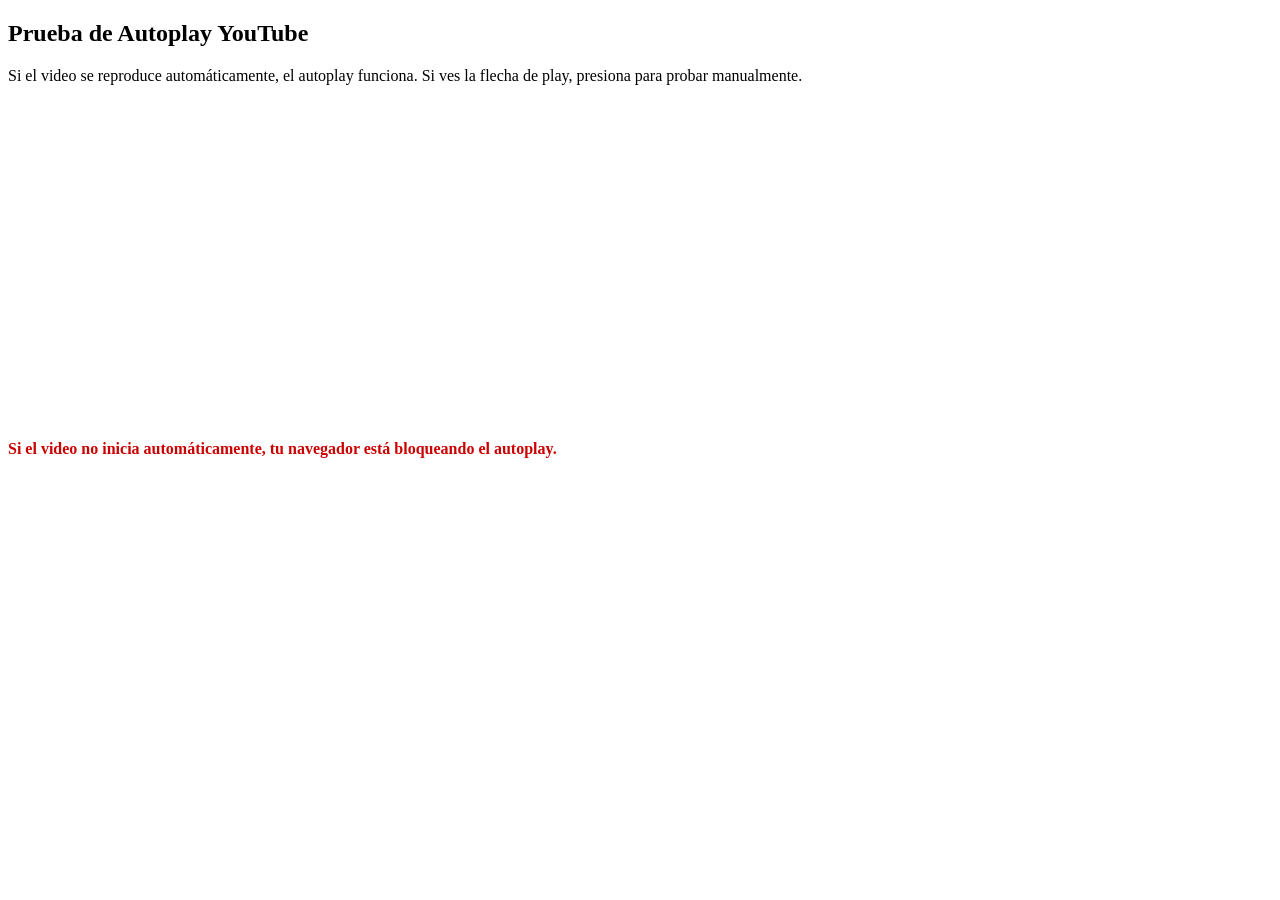
<file: static/autoplay_tester.html>
<!DOCTYPE html>
<html lang="es">
<head>
    <meta charset="UTF-8">
    <title>Tester Autoplay YouTube</title>
</head>
<body>
    <h2>Prueba de Autoplay YouTube</h2>
    <p>Si el video se reproduce automáticamente, el autoplay funciona. Si ves la flecha de play, presiona para probar manualmente.</p>
    <div id="test-container"></div>
    <script>
        // Cambia este ID por cualquier video de YouTube
        const videoId = "1a3REFH83WA";
        const container = document.getElementById('test-container');
        container.innerHTML = `
            <iframe 
                width="560" 
                height="315" 
                src="https://www.youtube.com/embed/${videoId}?autoplay=1&controls=1&rel=0&showinfo=0&iv_load_policy=3&modestbranding=1" 
                frameborder="0" 
                allow="autoplay; encrypted-media; accelerometer; clipboard-write; gyroscope; picture-in-picture; web-share" 
                allowfullscreen
                referrerpolicy="no-referrer">
            </iframe>
            <div style="margin-top:20px;color:#c00;font-weight:bold;">Si el video no inicia automáticamente, tu navegador está bloqueando el autoplay.</div>
        `;
    </script>
</body>
</html>
</file>
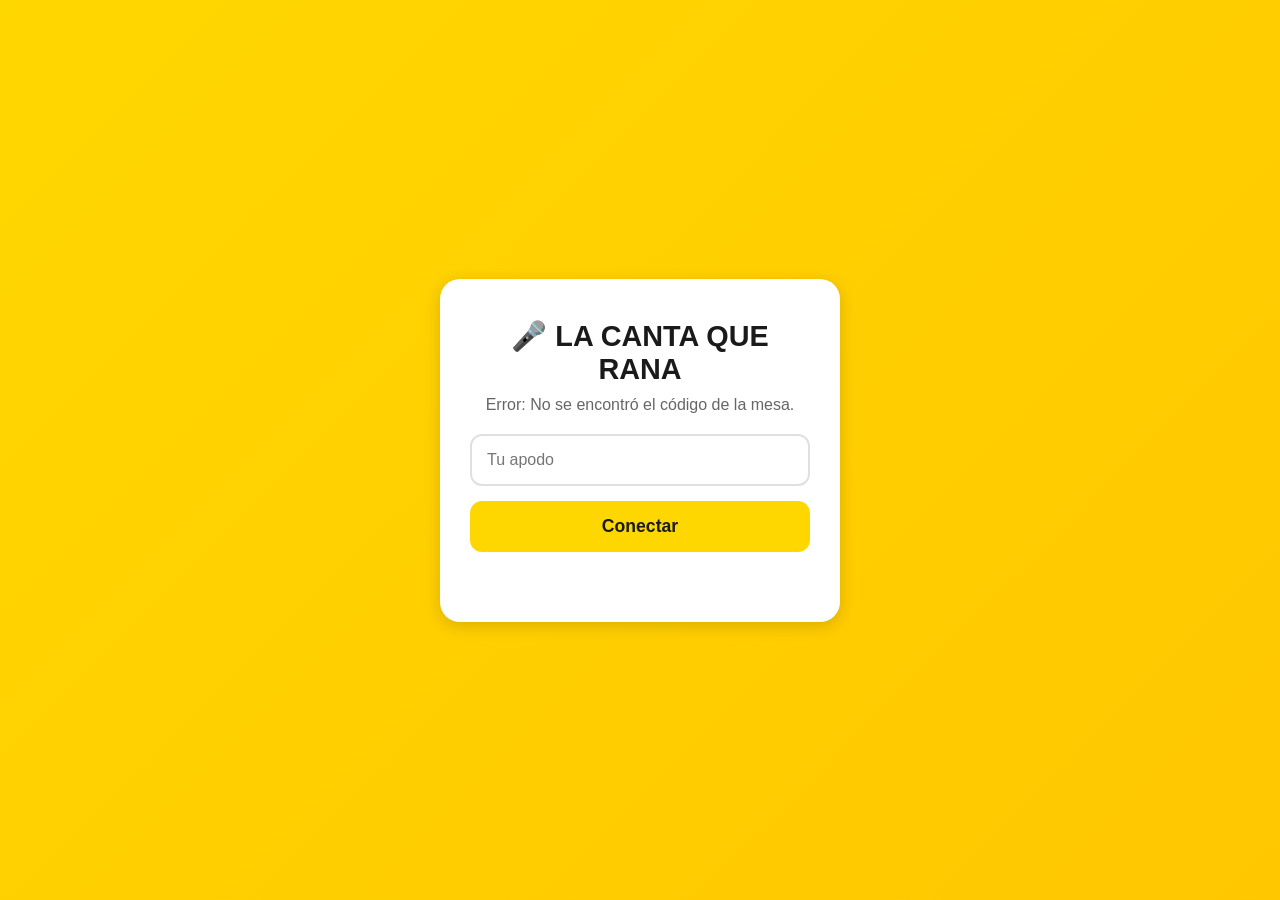
<file: static/index_bees.html>
<!DOCTYPE html>
<html lang="es">

<head>
    <meta charset="UTF-8">
    <meta name="viewport" content="width=device-width, initial-scale=1.0">
    <title>LA CANTA QUE RANA</title>
    <link rel="stylesheet" href="/static/styles_bees.css">
</head>

<body>
    <!-- PANTALLA DE LOGIN -->
    <div class="login-view" id="login-container">
        <div class="login-box">
            <div class="logo-container">
                <h1>🎤 LA CANTA QUE RANA</h1>
            </div>
            <p id="welcome-message">Para empezar, elige un apodo para esta noche.</p>
            <input type="text" id="nick-input" placeholder="Tu apodo" required autocomplete="off">
            <button type="button" id="connect-button" class="btn-primary">Conectar</button>
            <div class="error-msg" id="error-message"></div>
        </div>
    </div>

    <!-- PANTALLA PRINCIPAL (DASHBOARD) -->
    <div class="dashboard-view hidden" id="dashboard-view">
        <!-- HEADER CON PERFIL -->
        <header class="header-bees">
            <div class="header-content">
                <div class="user-info">
                    <div class="user-avatar">🎤</div>
                    <div>
                        <h2 id="user-nick">Usuario</h2>
                        <p class="table-info">Mesa: <span id="table-name"></span></p>
                    </div>
                </div>
                <div class="user-stats">
                    <div class="stat-item">
                        <span class="stat-value" id="user-points">0</span>
                        <span class="stat-label">Puntos</span>
                    </div>
                    <div class="stat-item">
                        <span class="stat-value" id="user-level">Bronce</span>
                        <span class="stat-label">Nivel</span>
                    </div>
                </div>
            </div>
        </header>

        <!-- BUSCADOR GRANDE (ESTILO BEES) -->
        <div class="search-container">
            <div class="search-box">
                <span class="search-icon">🔍</span>
                <input type="text" id="search-input" placeholder="Buscar en LA CANTA QUE RANA">
            </div>
            <div class="search-buttons">
                <button id="search-songs-btn" class="btn-search">🎵 Escuchar</button>
                <button id="search-karaoke-btn" class="btn-search-karaoke">🎤 Cantar</button>
            </div>
        </div>

        <!-- CONTENIDO PRINCIPAL -->
        <main class="main-content">
            <!-- TAB: BÚSQUEDA DE CANCIONES -->
            <div id="tab-search" class="tab-content">
                <div id="search-results" class="results-grid">
                    <!-- Los resultados se insertarán aquí -->
                </div>
            </div>

            <!-- TAB: CATÁLOGO DE PRODUCTOS -->
            <div id="tab-catalog" class="tab-content">
                <div class="section-header">
                    <h3>🛒 Hacer Pedido</h3>
                    <button id="cart-btn" class="btn-cart hidden">
                        <span class="cart-icon">🛒</span>
                        <span id="cart-count">0</span>
                    </button>
                </div>
                <div id="product-catalog-list" class="product-grid">
                    <!-- Los productos se insertarán aquí -->
                </div>
                <button id="add-all-btn" class="btn-add-all hidden">Agregar todo</button>
            </div>

            <!-- TAB: LISTA DE CANCIONES (COLA) -->
            <div id="tab-queue" class="tab-content active">
                <div class="section-header">
                    <h3>🎵 Ahora Sonando</h3>
                </div>
                <div id="now-playing-container" class="now-playing">
                    <p>La cola está vacía. ¡Añade una canción!</p>
                </div>
                <div class="section-header">
                    <h3>📋 Próximas Canciones</h3>
                </div>
                <ul id="upcoming-list" class="song-list">
                    <!-- Las canciones se insertarán aquí -->
                </ul>
            </div>

            <!-- TAB: MI LISTA -->
            <div id="tab-my-list" class="tab-content">
                <div class="section-header">
                    <h3>🎤 Mis Canciones</h3>
                </div>
                <ul id="my-song-list" class="song-list">
                    <!-- Las canciones del usuario se insertarán aquí -->
                </ul>
            </div>

            <!-- TAB: MI CUENTA -->
            <div id="tab-my-account" class="tab-content">
                <div class="section-header">
                    <h3>💰 Estado de Cuenta</h3>
                </div>
                <div id="my-account-content" class="account-view">
                    <!-- El contenido de la cuenta se insertará aquí -->
                </div>
            </div>

            <!-- TAB: REACCIONES -->
            <div id="tab-reactions" class="tab-content">
                <div class="section-header">
                    <h3>😊 Enviar Reacción</h3>
                </div>
                <div id="reaction-buttons" class="reaction-grid">
                    <button class="reaction-btn" data-emoji="�" title="¡Aplausos!">👏</button>
                    <button class="reaction-btn" data-emoji="❤️" title="¡Me encanta!">❤️</button>
                    <button class="reaction-btn" data-emoji="💔" title="¡Corazón roto!">💔</button>
                    <button class="reaction-btn" data-emoji="😈" title="¡Diablillo!">😈</button>
                    <button class="reaction-btn" data-emoji="😳" title="¡Sonrojado!">😳</button>
                    <button class="reaction-btn" data-emoji="😢" title="¡Triste!">😢</button>
                    <button class="reaction-btn" data-emoji="🙈" title="¡No miro!">🙈</button>
                    <button class="reaction-btn" data-emoji="🍻" title="¡Salud!">🍻</button>
                    <button class="reaction-btn" data-emoji="🤩" title="¡Increíble!">🤩</button>
                    <button class="reaction-btn" data-emoji="🔥" title="¡Fuego!">🔥</button>
                    <button class="reaction-btn" data-emoji="👍" title="¡Me gusta!">👍</button>
                    <button class="reaction-btn" data-emoji="😀" title="¡Feliz!">😀</button>
                </div>
            </div>
        </main>

        <!-- BARRA DE NAVEGACIÓN INFERIOR (ESTILO BEES) -->
        <nav class="bottom-nav">
            <button class="nav-item" data-tab="tab-queue">
                <span class="nav-icon">🎵</span>
                <span class="nav-label">Cola</span>
            </button>
            <button class="nav-item" data-tab="tab-search">
                <span class="nav-icon">🔍</span>
                <span class="nav-label">Buscar</span>
            </button>
            <button class="nav-item" data-tab="tab-catalog">
                <span class="nav-icon">🛒</span>
                <span class="nav-label">Pedidos</span>
            </button>
            <button class="nav-item" data-tab="tab-my-list">
                <span class="nav-icon">📋</span>
                <span class="nav-label">Mi Lista</span>
            </button>
            <button class="nav-item" data-tab="tab-my-account">
                <span class="nav-icon">💰</span>
                <span class="nav-label">Cuenta</span>
            </button>
            <button class="nav-item" data-tab="tab-reactions">
                <span class="nav-icon">😊</span>
                <span class="nav-label">Reacciones</span>
            </button>
        </nav>
    </div>

    <!-- MODAL PARA CARRITO -->
    <div id="cart-modal" class="modal-overlay">
        <div class="modal-content">
            <h3>🛒 Mi Pedido</h3>
            <div id="cart-items-list" class="cart-items">
                <p>Tu carrito está vacío.</p>
            </div>
            <div class="modal-actions">
                <button id="confirm-cart-order-btn" class="btn-confirm">Hacer Pedido</button>
                <button id="cancel-cart-btn" class="btn-cancel">Cancelar</button>
            </div>
        </div>
    </div>

    <!-- NOTIFICACIÓN FLOTANTE -->
    <div id="notification-banner"></div>

    <!-- CONTENEDOR DE REACCIONES FLOTANTES -->
    <div id="reaction-container" class="reaction-container"></div>

    <!-- SCRIPT PRINCIPAL -->
    <script src="/static/app_bees.js"></script>
</body>

</html>
</file>
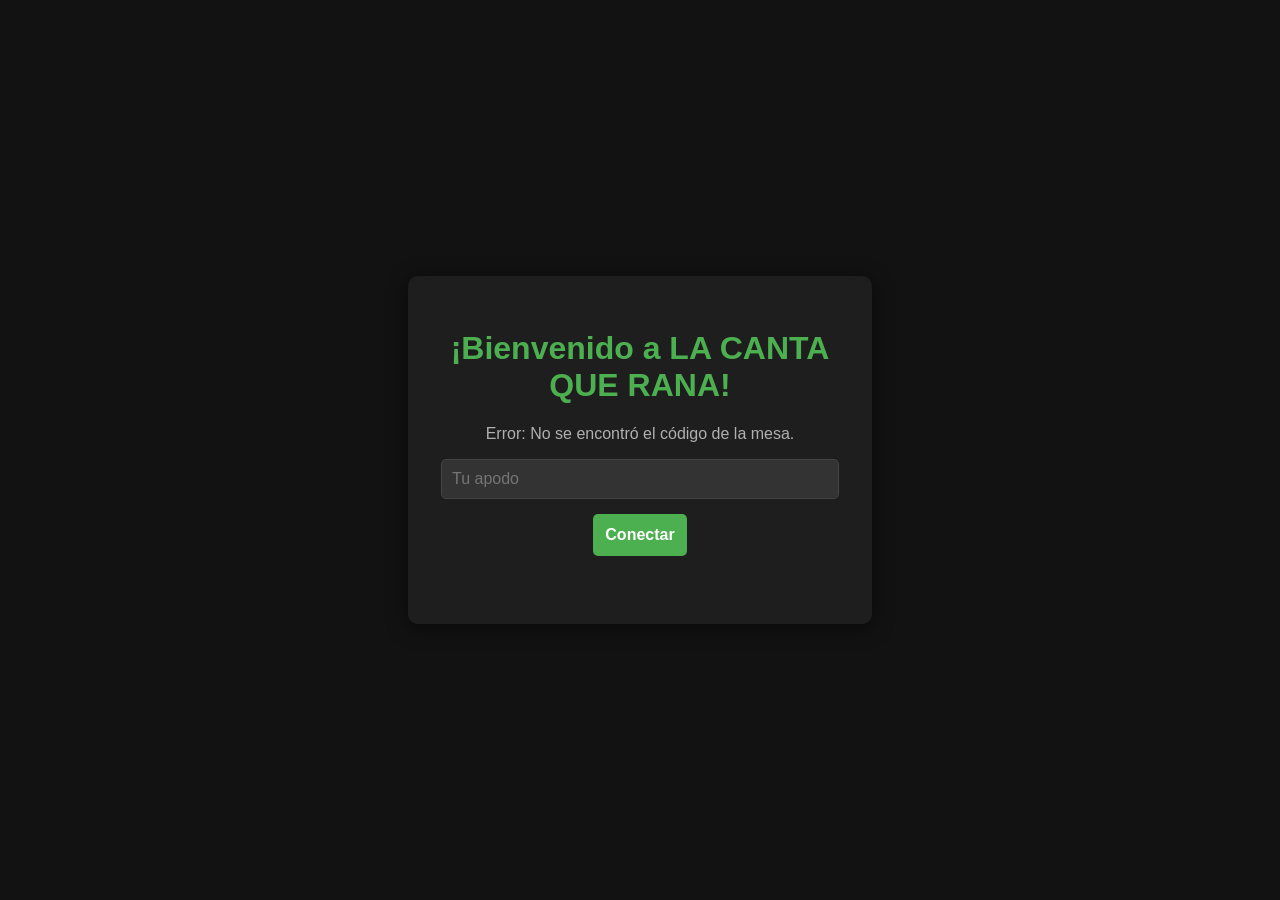
<file: static/index_original_backup.html>
<!DOCTYPE html>
<html lang="es">

<head>
    <meta charset="UTF-8">
    <meta name="viewport" content="width=device-width, initial-scale=1.0">
    <title>Karaoke 'LA CANTA QUE RANA'</title>
    <style>
        body {
            font-family: -apple-system, BlinkMacSystemFont, "Segoe UI", Roboto, Helvetica, Arial, sans-serif;
            margin: 0;
            background-color: #121212;
            color: #e0e0e0;
        }

        .container {
            max-width: 800px;
            margin: 0 auto;
            padding: 20px;
        }

        .login-view {
            display: flex;
            flex-direction: column;
            align-items: center;
            justify-content: center;
            height: 100vh;
            text-align: center;
        }

        .login-box {
            background-color: #1e1e1e;
            padding: 2em;
            border-radius: 10px;
            box-shadow: 0 4px 20px rgba(0, 0, 0, 0.5);
            max-width: 400px;
            width: 100%;
        }

        h1,
        h2 {
            color: #4CAF50;
        }

        p {
            color: #b0b0b0;
        }

        input {
            width: calc(100% - 24px);
            padding: 10px;
            margin-bottom: 15px;
            border-radius: 5px;
            border: 1px solid #444;
            background-color: #333;
            color: #fff;
            font-size: 1em;
        }

        button {
            padding: 12px;
            background-color: #4CAF50;
            color: #ffffff;
            border: none;
            border-radius: 5px;
            cursor: pointer;
            font-size: 1em;
            font-weight: bold;
            transition: background-color 0.3s;
        }

        button:hover:not(:disabled) {
            background-color: #45a049;
        }

        button:disabled {
            background-color: #555;
            cursor: not-allowed;
        }

        .error-msg {
            color: #ff4d4d;
            margin-top: 1em;
            min-height: 1.2em;
        }

        .hidden {
            display: none;
        }

        .tabs {
            display: flex;
            border-bottom: 1px solid #333;
            margin-bottom: 20px;
        }

        .tab-button {
            background: none;
            border: none;
            color: #aaa;
            padding: 15px 20px;
            cursor: pointer;
            font-size: 1em;
        }

        .tab-button.active {
            color: #4CAF50;
            border-bottom: 2px solid #4CAF50;
        }

        .tab-content {
            display: none;
        }

        .tab-content.active {
            display: block;
        }

        .song-list {
            list-style: none;
            padding: 0;
        }

        .song-item {
            background-color: #1e1e1e;
            padding: 15px;
            border-radius: 8px;
            margin-bottom: 10px;
            display: flex;
            justify-content: space-between;
            align-items: center;
        }

        .song-item-info {
            display: flex;
            align-items: center;
            gap: 15px;
        }

        .song-item img {
            width: 80px;
            height: 60px;
            object-fit: cover;
            border-radius: 4px;
        }

        .song-title {
            font-weight: bold;
        }

        .song-status {
            font-size: 0.8em;
            padding: 4px 8px;
            border-radius: 12px;
            color: #121212;
        }

        .status-pendiente {
            background-color: #ffc107;
        }

        .status-aprobado {
            background-color: #28a745;
        }

        .status-reproduciendo {
            background-color: #17a2b8;
            animation: pulse 1.5s infinite;
        }

        .status-cantada {
            background-color: #6c757d;
        }

        .status-rechazada {
            background-color: #dc3545;
        }

        @keyframes pulse {
            0% {
                box-shadow: 0 0 0 0 rgba(23, 162, 184, 0.7);
            }

            70% {
                box-shadow: 0 0 0 10px rgba(23, 162, 184, 0);
            }

            100% {
                box-shadow: 0 0 0 0 rgba(23, 162, 184, 0);
            }
        }

        .profile-card {
            background-color: #1e1e1e;
            padding: 20px;
            border-radius: 8px;
            text-align: center;
        }

        .profile-card h3 {
            margin-top: 0;
        }

        .profile-level {
            font-size: 1.2em;
            font-weight: bold;
        }

        .level-bronce {
            color: #cd7f32;
        }

        .level-plata {
            color: #c0c0c0;
        }

        .level-oro {
            color: #ffd700;
        }

        #search-results {
            max-height: 400px;
            overflow-y: auto;
        }

        #notification-banner {
            position: fixed;
            top: -100px;
            left: 50%;
            transform: translateX(-50%);
            background-color: #4CAF50;
            color: white;
            padding: 15px 30px;
            border-radius: 8px;
            box-shadow: 0 4px 10px rgba(0, 0, 0, 0.3);
            transition: top 0.5s ease-in-out;
            z-index: 1000;
        }

        /* Estilos para el Catálogo de Productos */
        .product-catalog-grid {
            display: grid;
            grid-template-columns: repeat(auto-fill, minmax(250px, 1fr));
            gap: 20px;
        }

        .product-card {
            background-color: #1e1e1e;
            border-radius: 8px;
            overflow: hidden;
            display: flex;
            flex-direction: column;
            box-shadow: 0 2px 8px rgba(0, 0, 0, 0.4);
        }

        .product-card img {
            width: 100%;
            height: 150px;
            object-fit: cover;
            background-color: #333;
        }

        .product-card-body {
            padding: 15px;
            flex-grow: 1;
            display: flex;
            flex-direction: column;
        }

        .product-card-title {
            font-size: 1.1em;
            font-weight: bold;
            margin: 0 0 5px 0;
        }

        .product-card-category {
            font-size: 0.8em;
            color: #aaa;
            margin-bottom: 10px;
        }

        .product-card-footer {
            margin-top: auto;
            display: flex;
            justify-content: space-between;
            align-items: center;
        }

        .product-price {
            font-size: 1.2em;
            font-weight: bold;
            color: #bb86fc;
        }

        .product-card .order-btn {
            background-color: #bb86fc;
            font-size: 0.9em;
            padding: 8px 16px;
        }

        /* Estilos para el Modal de Confirmación */
        .modal-overlay {
            position: fixed;
            top: 0;
            left: 0;
            width: 100%;
            height: 100%;
            background: rgba(0, 0, 0, 0.7);
            display: none;
            justify-content: center;
            align-items: center;
            z-index: 2000;
        }

        .modal-content {
            background: #1e1e1e;
            padding: 30px;
            border-radius: 10px;
            width: 90%;
            max-width: 400px;
            text-align: center;
        }

        .modal-content h3 {
            margin-top: 0;
            color: #bb86fc;
        }

        .modal-content label {
            display: block;
            margin: 15px 0 5px 0;
        }

        .modal-content input[type="number"] {
            text-align: center;
            width: 80px;
        }

        .modal-actions {
            margin-top: 20px;
            display: flex;
            justify-content: space-around;
        }

        .modal-actions button {
            width: 120px;
        }

        .btn-confirm {
            background-color: #4CAF50;
        }

        .btn-cancel {
            background-color: #6c757d;
        }

        .order-item .cancel-btn {
            background-color: #cf6679;
            /* Rojo suave */
        }

        .order-item .cancel-btn:disabled {
            background-color: #555;
            cursor: not-allowed;
        }

        #notification.error {
            background-color: #cf6679;
            color: #121212;
        }

        #notification.success {
            background-color: #66bb6a;
            color: #121212;
        }

        /* Estilos para el boton confirmar pedido */
        #cart-fab {
            position: fixed;
            bottom: 20px;
            right: 20px;
            width: 60px;
            background-color: #bb86fc;
            color: #121212;
            height: 60px;
            border-radius: 8px;
            padding: 12px 20px;
            display: flex;
            align-items: center;
            justify-content: center;
            font-size: 1em;
            cursor: pointer;
            box-shadow: 0 4px 12px rgba(0, 0, 0, 0.5);
            z-index: 1500;
            transition: transform 0.2s;
        }

        #cart-fab:hover {
            transform: scale(1.1);
        }

        #cart-count {
            position: absolute;
            top: 0;
            right: 0;
            background: #f44336;
            color: white;
            border-radius: 50%;
            width: 22px;
            height: 22px;
            font-size: 14px;
            display: flex;
            align-items: center;
            justify-content: center;
            font-weight: bold;
        }

        .modal-content .cart-item {
            display: flex;
            justify-content: space-between;
            align-items: center;
            padding: 8px 0;
            border-bottom: 1px solid #333;
        }

        .modal-content .cart-item-name {
            flex-grow: 1;
        }

        /* Estilos para las reacciones con emoticonos */
        .reaction-container {
            position: fixed;
            bottom: 0;
            right: 0;
            width: 100%;
            height: 100%;
            pointer-events: none;
            /* Para que no interfiera con los clics */
            overflow: hidden;
            z-index: 9999;
        }

        .reaction-emoji {
            position: absolute;
            bottom: -50px;
            /* Empieza fuera de la pantalla */
            font-size: 3rem;
            animation: float-up 5s ease-out forwards;
        }

        @keyframes float-up {
            to {
                bottom: 100%;
                transform: translateX(var(--tx, 0)) scale(1.5);
                opacity: 0;
            }
        }

        /* Estilos para la sección \"Mis Cuentas\" */
        .account-view {
            background-color: #1e1e1e;
            padding: 20px;
            border-radius: 8px;
        }

        .account-summary {
            font-size: 1.1em;
            line-height: 1.6;
        }

        .account-summary strong {
            font-size: 1.2em;
        }

        .saldo-pendiente {
            font-size: 1.3em !important;
            font-weight: bold;
        }

        .saldo-ok {
            color: #66bb6a;
        }

        .saldo-debe {
            color: #cf6679;
        }

        .details-section {
            margin-top: 15px;
            background-color: #2a2a2a;
            padding: 10px;
            border-radius: 5px;
            max-height: 250px;
            overflow-y: auto;
        }

        /* Estilos para la sección \"Mi Consumo\" */
        .account-view {
            background-color: #1e1e1e;
            padding: 20px;
            border-radius: 8px;
            display: flex;
            /* Added for consistent layout with admin dashboard */
            flex-direction: column;
            /* Added for consistent layout with admin dashboard */
        }

        .account-summary {
            margin-bottom: 15px;
            font-size: 1.1em;
        }

        .account-summary div {
            margin-bottom: 8px;
        }

        .saldo-pendiente {
            font-size: 1.3em;
            font-weight: bold;
        }

        .saldo-ok {
            color: #66bb6a;
        }

        /* Using existing success color */
        .saldo-debe {
            color: #cf6679;
        }

        /* Using existing error color */
        .details-section {
            margin-top: 15px;
            background-color: #2a2a2a;
            padding: 10px;
            border-radius: 5px;
            max-height: 250px;
            /* Adjusted for user dashboard */
            overflow-y: auto;
        }

        .details-section h4 {
            margin-top: 0;
            color: #bb86fc;
        }

        .details-section .item-list li {
            padding: 8px 4px;
            border-bottom: 1px dotted #444;
            font-size: 0.95em;
        }
    </style>
</head>

<body>
    <div id="notification-banner"></div>

    <div class="login-view" id="login-container">
        <div class="login-box">
            <h1>¡Bienvenido a LA CANTA QUE RANA!</h1>
            <p id="welcome-message">Para empezar, elige un apodo para esta noche.</p>
            <input type="text" id="nick-input" placeholder="Tu apodo" required autocomplete="off">
            <button type="button" id="connect-button">Conectar</button>
            <div class="error-msg" id="error-message"></div>
        </div>
    </div>

    <div class="container hidden" id="dashboard-view">
        <h1 style="text-align: center; margin-bottom: 20px;">LA CANTA QUE RANA</h1>
        <div class="profile-card">
            <h3><span id="user-nick"></span></h3>
            <p>Mesa: <strong id="table-name"></strong></p>
            <p>Puntos: <strong id="user-points">0</strong></p>
            <p>Nivel: <strong id="user-level" class="profile-level"></strong></p>
            <button id="logout-button" style="width: auto; font-size: 0.8em; padding: 8px 12px;">Salir</button>
            <!-- NUEVA SECCIÓN DE REACCIONES -->
            <div style="margin-top: 20px;">
                <h4>Enviar Reacción</h4>
                <div id="reaction-buttons"
                    style="display: flex; justify-content: center; gap: 15px; font-size: 1.5em; cursor: pointer;">
                    <span title="¡Genial!">😊</span>
                    <span title="¡Me gusta!">👍</span>
                    <span title="¡Fuego!">🔥</span>
                    <span title="¡Increíble!">🤩</span>
                    <span title="¡Buena voz!">🎤</span>
                </div>
            </div>
        </div>

        <div class="tabs">
            <button class="tab-button" data-tab="tab-my-list">Mi Lista</button>
            <button class="tab-button active" data-tab="tab-queue">Lista de Canciones</button>
            <button class="tab-button" data-tab="tab-search">Buscar Canción</button>
            <button class="tab-button" data-tab="tab-catalog">Hacer Pedido</button>
            <button class="tab-button" data-tab="tab-my-account">Mi Cuenta</button>
        </div>

        <!-- Pestaña de la Cola de Karaoke -->
        <div id="tab-queue" class="tab-content active">
            <h2>Ahora Sonando</h2>
            <div id="now-playing-container">
                <p>La cola está vacía. ¡Añade una canción!</p>
            </div>
            <h2>Próximas Canciones</h2>
            <ul id="upcoming-list" class="song-list">
                <!-- Las canciones se insertarán aquí dinámicamente -->
            </ul>
        </div>

        <!-- Pestaña de Búsqueda -->
        <div id="tab-search" class="tab-content">
            <h2>Buscar Canción en YouTube</h2>
            <form id="search-form">
                <input type="text" id="search-input" placeholder="Artista, canción o URL de YouTube" required>
                <p style="margin-top: 15px; margin-bottom: 8px; color: #b0b0b0; font-size: 0.95em; text-align: center;">
                    Oprime la opción que más te guste para tu canción </p>
                <div style="display: flex; gap: 10px; margin-top: 10px;">
                    <button type="button" id="search-songs-btn" class="form-btn"
                        style="background-color: #4CAF50; flex: 1;">Escuchar</button>
                    <button type="button" id="search-karaoke-btn" class="form-btn"
                        style="background-color: #bb86fc; flex: 1;">Cantar(Karaoke)</button>
                </div>
                <p style="margin-top: 15px; margin-bottom: 8px; color: #b0b0b0; font-size: 0.95em; text-align: center;">
                    Agrega tu canción Favorita </p>
            </form>
            <div id="search-results" class="song-list">
                <!-- Los resultados de búsqueda se insertarán aquí -->
            </div>
        </div>

        <!-- Pestaña de Catálogo de Productos -->
        <div id="tab-catalog" class="tab-content">
            <div class="catalog-header">
                <h2>Hacer Pedido</h2>
                <button id="cart-confirm-btn-header">🛒 Mi Pedido (<span id="cart-count">0</span>)</button>
            </div>
            <div id="product-catalog-list" class="product-catalog-grid">
                <!-- Los productos se insertarán aquí -->
            </div>
        </div>

        <!-- Pestaña de Mis Cuentas -->
        <div id="tab-my-account" class="tab-content">
            <h2>Estado de Cuenta de la Mesa</h2>
            <div id="my-account-content" class="account-view">
                <div id="mi-consumo">
                    <h3>Mi Cuenta</h3>
                    <div class="account-summary">
                        <p>Total Consumido: <strong id="total-consumido">$0.00</strong></p>
                        <p>Total Pagado: <strong id="total-pagado" style="color: #66bb6a;">$0.00</strong></p>
                        <p>Saldo: <strong id="saldo" class="saldo-pendiente saldo-ok">$0.00</strong></p>
                    </div>

                    <h4 style="color: #bb86fc; margin-top: 20px;">Consumos</h4>
                    <ul id="lista-consumos" class="details-section item-list">
                        <li>No hay consumos.</li>
                    </ul>

                    <h4 style="color: #bb86fc; margin-top: 20px;">Pagos</h4>
                    <ul id="lista-pagos" class="details-section item-list">
                        <li>No hay pagos registrados.</li>
                    </ul>
                </div>
            </div>
        </div>

        <!-- Pestaña de Mi Lista -->
        <div id="tab-my-list" class="tab-content">
            <h2>Mis Canciones</h2>
            <ul id="my-song-list" class="song-list">
                <!-- Las canciones del usuario se insertarán aquí -->
            </ul>
        </div>
    </div>

    <!-- Modal para confirmar pedido -->
    <div id="order-modal" class="modal-overlay">
        <div class="modal-content">
            <h3 id="modal-product-name"></h3>
            <p>¿Cuántas unidades deseas pedir?</p>
            <label for="quantity-input">Cantidad</label>
            <input type="number" id="quantity-input" value="1" min="1" max="10">
            <div class="modal-actions">
                <button id="confirm-order-btn" class="btn-confirm">Confirmar Pedido</button>
                <button id="cancel-order-btn" class="btn-cancel">Cancelar</button>
            </div>
        </div>
    </div>

    <!-- Modal para el Carrito de Compras -->
    <div id="cart-modal" class="modal-overlay">
        <div class="modal-content">
            <h3>🛒 Mi Pedido</h3>
            <div id="cart-items-list" style="text-align: left; margin-bottom: 20px;">
                <p>Tu carrito está vacío.</p>
            </div>
            <div class="modal-actions">
                <button id="confirm-cart-order-btn" class="btn-confirm" style="background-color: #2196F3;">Hacer
                    Pedido</button>
                <button id="cancel-cart-btn" class="btn-cancel">Seguir Comprando</button>
            </div>
        </div>
    </div>

    <!-- Contenedor para mostrar las reacciones flotantes -->
    <div id="reaction-container" class="reaction-container"></div>

    <script>
        // --- CONFIGURACIÓN ---
        const API_BASE_URL = '/api/v1';
        const WEBSOCKET_URL = `ws://${window.location.host}/ws/cola`;

        // --- ESTADO DE LA APLICACIÓN ---
        let state = {
            user: null,
            tableQrCode: null,
            websocket: null,
            cart: [], // ¡NUEVO ESTADO PARA EL CARRITO!
        };

        // --- ELEMENTOS DEL DOM ---
        const loginContainer = document.getElementById('login-container');
        const dashboardView = document.getElementById('dashboard-view');
        const loginForm = document.getElementById('login-form');
        const nickInput = document.getElementById('nick-input');
        const connectButton = document.getElementById('connect-button');
        const errorMessage = document.getElementById('error-message');
        const welcomeMessage = document.getElementById('welcome-message');
        const logoutButton = document.getElementById('logout-button');
        const notificationBanner = document.getElementById('notification-banner');
        const orderModal = document.getElementById('order-modal');
        const modalProductName = document.getElementById('modal-product-name');
        const quantityInput = document.getElementById('quantity-input');
        const cartModal = document.getElementById('cart-modal');
        const cartConfirmBtnHeader = document.getElementById('cart-confirm-btn-header');
        const confirmOrderBtn = document.getElementById('confirm-order-btn');
        const cancelOrderBtn = document.getElementById('cancel-order-btn');
        const catalogList = document.getElementById('product-catalog-list');


        // --- FUNCIONES DE RENDERIZADO ---

        function renderQueue(queueData) {
            const nowPlayingContainer = document.getElementById('now-playing-container');
            const upcomingList = document.getElementById('upcoming-list');
            nowPlayingContainer.innerHTML = '';
            upcomingList.innerHTML = '';

            if (queueData.now_playing) {
                nowPlayingContainer.innerHTML = createSongItemHTML(queueData.now_playing, false);
            } else {
                nowPlayingContainer.innerHTML = '<p>La cola está vacía. ¡Añade una canción!</p>';
            }

            if (queueData.upcoming && queueData.upcoming.length > 0) {
                queueData.upcoming.forEach(song => {
                    upcomingList.innerHTML += createSongItemHTML(song, false);
                });
            } else if (!queueData.now_playing) {
                upcomingList.innerHTML = '';
            } else {
                upcomingList.innerHTML = '<li><p>No hay más canciones en la cola.</p></li>';
            }
        }

        function createSongItemHTML(song, isMyList) {
            const statusClass = `status-${song.estado}`;
            const canDelete = isMyList && song.estado === 'pendiente';
            const scoreInfo = isMyList && song.estado === 'cantada' && song.puntuacion_ia ? `<div class="song-score">Puntaje: <strong>${song.puntuacion_ia}</strong></div>` : '';
            const deleteButton = `<button class="delete-song-btn" data-song-id="${song.id}" style="background-color: #dc3545;">Eliminar</button>`;

            return `
                <li class="song-item" id="song-${song.id}">
                    <div class="song-item-info">
                        <img src="https://i.ytimg.com/vi/${song.youtube_id}/mqdefault.jpg" alt="Miniatura">
                        <div>
                            <div class="song-title">${song.titulo}</div>
                            ${song.usuario ? `<div class="song-user">por: ${song.usuario.nick}</div>` : ''}
                        </div>
                    </div>
                    <div>
                        ${scoreInfo}
                        ${isMyList ? `<span class="song-status ${statusClass}">${song.estado}</span>` : ''}
                        ${canDelete ? deleteButton : ''}
                    </div>
                </li>
            `;
        }

        function renderCatalog(products) {
            catalogList.innerHTML = '';
            const availableProducts = products.filter(p => p.is_active && p.stock > 0);

            if (availableProducts.length > 0) {
                availableProducts.forEach(product => {
                    const productCard = document.createElement('div');
                    productCard.className = 'product-card';
                    const imageUrl = product.imagen_url || `https://placehold.co/300x200/1e1e1e/e0e0e0?text=${encodeURIComponent(product.nombre)}`;
                    productCard.innerHTML = `
                        <img src="${imageUrl}" alt="${product.nombre}" onerror="this.onerror=null;this.src='https://placehold.co/300x200/1e1e1e/e0e0e0?text=Imagen+no+disponible';">
                        <div class="product-card-body">
                            <h3 class="product-card-title">${product.nombre}</h3>
                            <p class="product-card-category">${product.categoria}</p>
                            <div class="product-card-footer">
                                <span class="product-price">$${product.valor}</span>
                                <button class="add-to-cart-btn" data-product-id="${product.id}" data-product-name="${product.nombre}" data-product-stock="${product.stock}">Añadir</button>
                            </div>
                        </div>
                    `;
                    catalogList.appendChild(productCard);
                });
            } else {
                catalogList.innerHTML = '<p>No hay productos disponibles en este momento.</p>';
            }
        }

        function renderCart() {
            const cartItemsList = document.getElementById('cart-items-list');
            const cartCount = document.getElementById('cart-count');
            const confirmCartBtn = document.getElementById('confirm-cart-order-btn');
            const cartHeaderBtn = document.getElementById('cart-confirm-btn-header');

            const totalItems = state.cart.reduce((sum, item) => sum + item.cantidad, 0);
            cartCount.textContent = totalItems;
            cartCount.style.display = totalItems > 0 ? 'flex' : 'none';

            if (state.cart.length === 0) {
                cartItemsList.innerHTML = '<p>Tu carrito está vacío.</p>';
                confirmCartBtn.disabled = true;
                cartHeaderBtn.style.display = 'none'; // Ocultar el botón si el carrito está vacío
            } else {
                cartItemsList.innerHTML = '';
                state.cart.forEach(item => {
                    cartItemsList.innerHTML += `
                        <div class="cart-item">
                            <span class="cart-item-name">${item.cantidad}x ${item.nombre}</span>
                            <button class="cart-remove-item-btn" data-product-id="${item.producto_id}" style="font-size: 0.8em; padding: 4px 8px; background-color: #dc3545;">X</button>
                        </div>
                    `;
                });
                confirmCartBtn.disabled = false;
                cartHeaderBtn.style.display = 'inline-block'; // Mostrar el botón si hay items
            }
        }

        function addToCart(productId, productName, stock) {
            const existingItem = state.cart.find(item => item.producto_id === productId);
            if (existingItem) {
                if (existingItem.cantidad < stock) existingItem.cantidad++;
            } else {
                state.cart.push({ producto_id: productId, nombre: productName, cantidad: 1 });
            }
            renderCart();
        }

        function renderMyOrders(consumos) {
            const myOrdersList = document.getElementById('my-orders-list');
            myOrdersList.innerHTML = '';
            if (consumos.length > 0) {
                consumos.sort((a, b) => new Date(b.created_at) - new Date(a.created_at)).forEach(consumo => {
                    const timeSinceOrder = (new Date() - new Date(consumo.created_at)) / 1000; // en segundos
                    const canCancel = timeSinceOrder < 60;
                    const cancelButton = `
                        <button class="cancel-btn" data-consumo-id="${consumo.id}" ${!canCancel ? 'disabled' : ''}>
                            ${canCancel ? 'Cancelar' : 'Expirado'}
                        </button>`;

                    myOrdersList.innerHTML += `
                        <li class="song-item order-item" id="consumo-${consumo.id}">
                            <div class="song-item-info">
                                <img src="${consumo.producto.imagen_url || 'https://via.placeholder.com/80x60.png?text=Producto'}" alt="${consumo.producto.nombre}">
                                <div>
                                    <div class="song-title">${consumo.cantidad}x ${consumo.producto.nombre}</div>
                                    <div class="song-user">Total: $${consumo.valor_total}</div>
                                </div>
                            </div>
                            <div>
                                ${cancelButton}
                            </div>
                        </li>
                    `;
                });
            } else {
                myOrdersList.innerHTML = '<li><p>Aún no has realizado ningún pedido.</p></li>';
            }
        }

        function showNotification(message, type = 'success', duration = 3000) {
            notificationBanner.textContent = message;
            // Remove previous classes
            notificationBanner.classList.remove('success', 'error');
            // Add new class
            notificationBanner.classList.add(type);

            notificationBanner.style.top = '20px';

            setTimeout(() => {
                notificationBanner.style.top = '-100px';
            }, duration);
        }

        // --- LÓGICA DE WEBSOCKET ---

        function connectWebSocket() {
            state.websocket = new WebSocket(WEBSOCKET_URL);

            state.websocket.onmessage = (event) => {
                const data = JSON.parse(event.data);

                // CORRECCIÓN: Verificamos si el mensaje tiene un campo 'type' para manejar
                // notificaciones y otros eventos estructurados. 
                if (data.type) {
                    if (data.type === 'notification' || data.type === 'admin_notification') {
                        showNotification(data.payload.mensaje);
                    } else if (data.type === 'product_update') {
                        fetchProducts(); // Recargamos el catálogo de productos
                    } else if (data.type === 'queue_update') {
                        // Actualización de la cola de canciones
                        renderQueue(data.payload);
                    } else if (data.type === 'song_finished') {
                        fetchMyList(); // Recargamos la lista para ver el puntaje
                    } else if (data.type === 'consumo_deleted' || data.type === 'consumo_created') {
                        // Si se crea o elimina un consumo, actualizamos la lista de pedidos y el perfil
                        fetchMyOrders();
                        fetchTableAccountStatus(); // Actualizar también la cuenta de la mesa
                    }
                    else if (data.type === 'reaction') {
                        const reactionPayload = data.payload;
                        if (reactionPayload && reactionPayload.reaction) {
                            const emoji = document.createElement('div');
                            emoji.className = 'reaction-emoji';
                            emoji.textContent = reactionPayload.reaction;

                            // Posición horizontal aleatoria y animación
                            emoji.style.left = `${Math.random() * 90 + 5}%`;
                            emoji.style.setProperty('--tx', `${(Math.random() - 0.5) * 100}px`);

                            document.getElementById('reaction-container').appendChild(emoji);
                            setTimeout(() => emoji.remove(), 5000); // Limpiar después de la animación
                        }
                    } else if (data.type === 'update_account') { // NEW: Handle account updates from admin
                        // Check if the update is for the current user's table
                        if (state.user && state.user.mesa && data.mesa_id === state.user.mesa.id) {
                            fetchTableAccountStatus(); // Re-fetch the account status for the current user's table
                        }
                    }
                } else {
                    // Si no tiene 'type', asumimos que es la actualización de la cola.
                    renderQueue(data);
                }
            };

            state.websocket.onclose = () => {
                console.log('WebSocket desconectado. Intentando reconectar en 5 segundos...');
                setTimeout(connectWebSocket, 5000);
            };

            state.websocket.onerror = (error) => {
                console.error('Error de WebSocket:', error);
                state.websocket.close();
            };
        }

        // --- LÓGICA DE API Y EVENTOS ---

        async function handleLogin(event) {
            event.preventDefault();
            const nick = nickInput.value.trim();

            if (!nick) {
                errorMessage.textContent = 'Por favor, introduce un apodo.';
                return;
            }
            connectButton.disabled = true;
            connectButton.textContent = 'Conectando...';
            errorMessage.textContent = '';

            try {
                const response = await fetch(`${API_BASE_URL}/mesas/${encodeURIComponent(state.tableQrCode)}/conectar`, {
                    method: 'POST',
                    headers: { 'Content-Type': 'application/json' },
                    body: JSON.stringify({ nick: nick }),
                });
                const data = await response.json();
                if (!response.ok) {
                    throw new Error(data.detail || 'Ocurrió un error al conectar.');
                }
                // Asignar la respuesta de la API a state.user
                state.user = data;
                sessionStorage.setItem('karaokeUser', JSON.stringify(state.user));
                sessionStorage.setItem('karaokeTable', state.tableQrCode);

                // Ahora, obtenemos el perfil completo para asegurarnos de tener todos los datos (incluida la mesa)
                await fetchUserProfile();

                showDashboard();
            } catch (error) {
                errorMessage.textContent = error.message;
            } finally {
                connectButton.disabled = false;
                connectButton.textContent = 'Conectar';
            }
        }

        async function handleSearch(event, karaokeMode = false) {
            event.preventDefault();
            const query = document.getElementById('search-input').value.trim();
            if (!query) return;

            const songsButton = document.getElementById('search-songs-btn');
            const karaokeButton = document.getElementById('search-karaoke-btn');
            songsButton.disabled = true;
            karaokeButton.disabled = true;

            // Cambiar texto del botón presionado
            const clickedButton = karaokeMode ? karaokeButton : songsButton;
            const originalText = clickedButton.textContent;
            clickedButton.textContent = 'Buscando...';

            const resultsContainer = document.getElementById('search-results');
            resultsContainer.innerHTML = '<p>Buscando...</p>';

            try {
                // Construimos la URL con el parámetro karaoke_mode si es necesario
                const url = `${API_BASE_URL}/youtube/public-search?q=${encodeURIComponent(query)}${karaokeMode ? '&karaoke_mode=true' : ''}`;
                const response = await fetch(url);
                // Si la respuesta no es OK (ej: 403, 500), leemos el error y lo lanzamos
                if (!response.ok) {
                    const errorData = await response.json();
                    throw new Error(errorData.detail || `Error del servidor: ${response.status}`);
                }

                const results = await response.json();
                resultsContainer.innerHTML = '';
                if (results.length > 0) {
                    results.forEach(song => {
                        resultsContainer.innerHTML += `
                            <li class="song-item">
                                <div class="song-item-info">
                                    <img src="${song.thumbnail}" alt="Miniatura">
                                    <div>
                                        <div class="song-title">${song.title}</div>
                                        <div class="song-duration">${Math.floor(song.duration_seconds / 60)}:${(song.duration_seconds % 60).toString().padStart(2, '0')}</div>
                                    </div>
                                </div>
                                <button class="add-song-btn" data-title="${song.title}" data-youtube-id="${song.video_id}" data-duration="${song.duration_seconds}">Añadir</button>
                            </li>
                        `;
                    });
                } else {
                    resultsContainer.innerHTML = '<p>No se encontraron resultados.</p>';
                }
            } catch (error) {
                resultsContainer.innerHTML = `<p class="error-msg">Error al buscar: ${error.message}</p>`;
            } finally {
                songsButton.disabled = false;
                karaokeButton.disabled = false;
                clickedButton.textContent = originalText;
            }
        }

        async function handleAddSong(event) {
            if (!event.target.classList.contains('add-song-btn')) return;

            const button = event.target;
            button.disabled = true;
            button.textContent = 'Añadiendo...';

            const songData = {
                titulo: button.dataset.title,
                youtube_id: button.dataset.youtubeId,
                duracion_seconds: parseInt(button.dataset.duration, 10)
            };

            try {
                const response = await fetch(`${API_BASE_URL}/canciones/${state.user.id}`, {
                    method: 'POST',
                    headers: { 'Content-Type': 'application/json' },
                    body: JSON.stringify(songData)
                });
                const data = await response.json();
                if (!response.ok) {
                    throw new Error(data.detail || 'Error al añadir la canción.');
                }
                showNotification(`'${songData.titulo}' añadida a tu lista.`);
                fetchMyList(); // CORRECCIÓN: Actualiza "Mi Lista" inmediatamente después de añadir.
            } catch (error) {
                showNotification(error.message, 5000);
            } finally {
                button.disabled = false;
                button.textContent = 'Añadir';
            }
        }

        async function handleAddToCart(event) {
            if (!event.target.classList.contains('add-to-cart-btn')) return;

            const button = event.target;
            const productId = button.dataset.productId;
            const productName = button.dataset.productName;
            const productStock = parseInt(button.dataset.productStock, 10);

            addToCart(productId, productName, productStock);
            showNotification(`${productName} añadido al carrito.`, 'success', 1500);
        }

        async function handlePlaceOrder() {
            if (state.cart.length === 0) return;

            const confirmBtn = document.getElementById('confirm-cart-order-btn');
            confirmBtn.disabled = true;
            confirmBtn.textContent = 'Enviando...';

            const cartPayload = { items: state.cart };

            try {
                const response = await fetch(`${API_BASE_URL}/consumos/pedir/carrito/${state.user.id}`, {
                    method: 'POST',
                    headers: { 'Content-Type': 'application/json' },
                    body: JSON.stringify(cartPayload)
                });
                const data = await response.json();
                if (!response.ok) throw new Error(data.detail || 'Error al procesar el pedido.');

                showNotification('¡Pedido realizado con éxito!', 'success');
                state.cart = []; // Limpiar carrito
                renderCart();
                cartModal.style.display = 'none';
                fetchUserProfile();
                fetchTableAccountStatus(); // Actualizamos la vista de la cuenta de la mesa
            } catch (error) {
                showNotification(`Error: ${error.message}`, 'error', 5000);
            } finally {
                confirmBtn.disabled = false;
                confirmBtn.textContent = 'Hacer Pedido';
            }
        }

        async function handleCancelOrder(event) {
            if (!event.target.classList.contains('cancel-btn')) return;
            if (!confirm('¿Seguro que quieres cancelar este pedido?')) return;

            const button = event.target;
            const consumoId = button.dataset.consumoId;
            button.disabled = true;
            button.textContent = 'Cancelando...';

            try {
                const response = await fetch(`${API_BASE_URL}/consumos/${consumoId}/cancelar/${state.user.id}`, {
                    method: 'DELETE'
                });
                if (!response.ok) {
                    const data = await response.json();
                    throw new Error(data.detail || 'No se pudo cancelar el pedido.');
                }
                showNotification('Pedido cancelado con éxito.', 'success');
                fetchMyOrders(); // Actualiza la lista de pedidos
                fetchTableAccountStatus(); // Actualiza la cuenta de la mesa
                fetchUserProfile(); // Actualiza los puntos y nivel del usuario
            } catch (error) {
                showNotification(error.message, 'error', 5000);
            }
        }

        async function fetchProducts() {
            catalogList.innerHTML = '<p>Cargando catálogo...</p>';
            const response = await fetch(`${API_BASE_URL}/productos/`);
            const products = await response.json();
            renderCatalog(products);
        }

        async function fetchTableAccountStatus() {
            // Ensure user and table information is available before attempting to fetch.
            if (!state.user || !state.user.mesa || !state.user.mesa.id) {
                console.warn("User or table information is missing, cannot fetch account status.");
                const container = document.getElementById('my-account-content');
                container.innerHTML = '<p class="error-msg">No se pudo cargar el estado de cuenta. Información de mesa no disponible.</p>';
                return;
            }

            const container = document.getElementById('my-account-content');
            container.innerHTML = '<p>Cargando estado de cuenta...</p>';

            try {
                // For the user dashboard, we should not use an admin API key or an admin-specific endpoint.
                // Using the public endpoint for table payment status.
                const response = await fetch(`${API_BASE_URL}/mesas/${state.user.mesa.id}/payment-status`);

                if (!response.ok) {
                    const err = await response.json();
                    throw new Error(err.detail || 'No se pudo cargar la cuenta.');
                }
                const data = await response.json();

                // Convertir a número antes de comparar y formatear
                const saldoPendienteNum = parseFloat(data.saldo_pendiente);
                const totalConsumidoNum = parseFloat(data.total_consumido);
                const totalPagadoNum = parseFloat(data.total_pagado);
                const saldoClass = saldoPendienteNum > 0 ? 'saldo-debe' : 'saldo-ok';

                container.innerHTML = `
                <div id="mi-consumo">
                    <h3>Cuenta de Mesa: ${data.mesa_nombre}</h3>
                    <div class="account-summary">
                        <p>Total Consumido: <strong id="total-consumido">$${totalConsumidoNum.toFixed(2)}</strong></p>
                        <p>Total Pagado: <strong id="total-pagado" style="color: #66bb6a;">$${totalPagadoNum.toFixed(2)}</strong></p>
                        <p>Saldo: <strong id="saldo" class="saldo-pendiente ${saldoClass}">$${saldoPendienteNum.toFixed(2)}</strong></p>
                    </div>

                    <details style="margin-top: 20px;">
                        <summary style="cursor:pointer; color: #bb86fc;">Ver Detalles de Consumos y Pagos</summary>
                        <div style="margin-top: 10px; display: grid; grid-template-columns: 1fr; gap: 15px;">
                            <div class="details-section">
                                <h4>Consumos</h4>
                                <ul id="lista-consumos" class="item-list">
                                    ${data.consumos.length > 0 ? data.consumos.map(c => `
                                        <li style="font-size:0.9em; padding: 4px 0;">${c.cantidad}x ${c.producto_nombre} - $${parseFloat(c.valor_total).toFixed(2)} <span style="color: var(--text-secondary); font-size: 0.9em;">(${new Date(c.created_at).toLocaleTimeString()})</span></li>
                                    `).join('') : '<li>No hay consumos registrados.</li>'}
                                </ul>
                            </div>
                            <div class="details-section">
                                <h4>Pagos</h4>
                                <ul id="lista-pagos" class="item-list">
                                    ${data.pagos.length > 0 ? data.pagos.map(p => `
                                        <li style="font-size:0.9em; padding: 4px 0;">$${parseFloat(p.monto).toFixed(2)} (${p.metodo_pago}) - <span style="color: var(--text-secondary); font-size: 0.9em;">${new Date(p.created_at).toLocaleTimeString()}</span></li>
                                    `).join('') : '<li>No hay pagos registrados.</li>'}
                                </ul>
                            </div>
                        </div>
                    </details>
                `;
            } catch (error) {
                container.innerHTML = `<p class="error-msg">${error.message}</p>`;
            }
        }

        async function fetchMyOrders() {
            if (!state.user) return;
            const myOrdersList = document.getElementById('my-orders-list');
            // if (!myOrdersList) return; // Asegurarse de que el elemento exista

            // myOrdersList.innerHTML = '<p>Cargando mis pedidos...</p>';
            // try {
            //     const response = await fetch(`${API_BASE_URL}/consumos/mis-pedidos/${state.user.id}`);
            //     if (!response.ok) {
            //         const err = await response.json();
            //         throw new Error(err.detail || 'No se pudo cargar mis pedidos.');
            //     }
            //     const consumos = await response.json();
            //     renderMyOrders(consumos); // Esta función ahora poblará el my-orders-list real
            // } catch (error) {
            //     container.innerHTML = `<p class="error-msg">${error.message}</p>`;
            // }
        }

        // === 🧠 OBTENER Y RENDERIZAR "MI LISTA" ===
        async function fetchMyList() {
            if (!state.user) return;

            const myListContainer = document.getElementById('my-song-list');
            if (!myListContainer) return;

            myListContainer.innerHTML = '<p>Cargando tu lista...</p>';

            try {
                const response = await fetch(`${API_BASE_URL}/canciones/${state.user.id}/lista`);
                if (!response.ok) {
                    const err = await response.json();
                    throw new Error(err.detail || 'No se pudo obtener la lista.');
                }

                const songs = await response.json();
                renderMyList(songs);
            } catch (error) {
                console.error('Error al obtener mi lista:', error);
                myListContainer.innerHTML = `<p class="error-msg">${error.message}</p>`;
            }
        }

        // === 🧱 RENDERIZAR CANCIONES EN "MI LISTA" ===
        function renderMyList(songs) {
            const myListContainer = document.getElementById('my-song-list');
            if (!myListContainer) return;

            if (!songs || songs.length === 0) {
                myListContainer.innerHTML = '<p>No tienes canciones en tu lista todavía 🎤</p>';
                return;
            }

            myListContainer.innerHTML = songs.map(song => `
                <li class="my-song-item">
                    <div class="song-info">
                        <img src="https://img.youtube.com/vi/${song.youtube_id}/default.jpg" alt="${song.titulo}" />
                        <div>
                            <p class="song-title">${song.titulo}</p>
                            <p class="song-status">⏱ Estado: ${song.estado || 'pendiente'}</p>
                        </div>
                    </div>
                    <button class="delete-song-btn" data-song-id="${song.id}">❌ Eliminar</button>
                </li>
            `).join('');
        }

        // === 🗑️ ELIMINAR UNA CANCIÓN ===
        async function handleDeleteSong(event) {
            if (!event.target.classList.contains('delete-song-btn')) return;
            if (!confirm('¿Seguro que quieres eliminar esta canción de tu lista?')) return;

            const button = event.target;
            const songId = button.dataset.songId;
            button.disabled = true;

            try {
                const response = await fetch(`${API_BASE_URL}/canciones/${songId}?usuario_id=${state.user.id}`, {
                    method: 'DELETE',
                });
                if (!response.ok) {
                    const data = await response.json();
                    throw new Error(data.detail || 'No se pudo eliminar la canción.');
                }
                showNotification('Canción eliminada.');
                fetchMyList();
            } catch (error) {
                console.error('Error al eliminar canción:', error);
                showNotification(error.message, 4000);
            } finally {
                button.disabled = false;
            }
        }

        async function fetchUserProfile() {
            try {
                const response = await fetch(`${API_BASE_URL}/usuarios/${state.user.id}`);
                // --- INICIO DE LA CORRECCIÓN ---
                if (!response.ok) {
                    throw new Error(`Error ${response.status} al obtener el perfil.`);
                }
                // --- FIN DE LA CORRECCIÓN ---
                const profile = await response.json(); // Esperamos a que el perfil se resuelva
                state.user = profile; // Actualizamos el estado local del usuario

                // Ensure mesa information is present - if not, fetch it separately
                if (!state.user.mesa || !state.user.mesa.id) {
                    try {
                        const mesaResponse = await fetch(`${API_BASE_URL}/mesas/${encodeURIComponent(state.tableQrCode)}`);
                        if (mesaResponse.ok) {
                            const mesaData = await mesaResponse.json();
                            state.user.mesa = mesaData;
                        }
                    } catch (error) {
                        console.warn('Could not fetch mesa details:', error);
                    }
                }

                sessionStorage.setItem('karaokeUser', JSON.stringify(state.user));
                updateProfileCard();
            } catch (error) {
                console.error('Error al actualizar el perfil:', error);
            }
        }

        function updateProfileCard() {
            document.getElementById('user-nick').textContent = state.user.nick;
            document.getElementById('user-points').textContent = state.user.puntos;
            const levelEl = document.getElementById('user-level');
            levelEl.textContent = state.user.nivel.charAt(0).toUpperCase() + state.user.nivel.slice(1);
            levelEl.className = `profile-level level-${state.user.nivel}`;
        }

        function showDashboard() {
            document.getElementById('table-name').textContent = state.tableQrCode;
            updateProfileCard();

            loginContainer.classList.add('hidden');
            dashboardView.classList.remove('hidden');

            connectWebSocket(); renderCart(); // Renderiza el carrito (y oculta el botón si está vacío)
            fetchMyList();
        }

        function handleLogout() {
            sessionStorage.removeItem('karaokeUser');
            sessionStorage.removeItem('karaokeTable');
            if (state.websocket) state.websocket.close();
            state.user = null;
            // No recargamos el QR code desde el parámetro, ya lo tenemos en state.tableQrCode
            dashboardView.classList.add('hidden');
            loginContainer.classList.remove('hidden');
            nickInput.value = '';
            errorMessage.textContent = '';
        }

        function handleTabClick(event) {
            const clickedTab = event.target.closest('.tab-button');
            if (!clickedTab) return;

            document.querySelectorAll('.tab-button').forEach(btn => btn.classList.remove('active'));
            document.querySelectorAll('.tab-content').forEach(content => content.classList.remove('active'));

            clickedTab.classList.add('active');
            const activeTabId = clickedTab.dataset.tab;
            document.getElementById(activeTabId).classList.add('active');

            // Cargar contenido según la pestaña
            switch (activeTabId) {
                case 'tab-my-list':
                    fetchMyList();
                    break;
                case 'tab-catalog':
                    fetchProducts();
                    break;
                case 'tab-my-account':
                    fetchTableAccountStatus();
                    break;
            }
        }

        async function handleSendReaction(event) {
            const emojiSpan = event.target.closest('#reaction-buttons span');
            if (!emojiSpan) return;

            const reaction = emojiSpan.textContent;
            const payload = {
                reaction: reaction,
                sender: state.user ? state.user.nick : "Anónimo" // Usar el nick del usuario si está logueado
            };
            try {
                await fetch(`${API_BASE_URL}/broadcast/reaction`, { method: 'POST', headers: { 'Content-Type': 'application/json' }, body: JSON.stringify(payload) });
            } catch (error) {
                console.error("Error enviando reacción:", error);
            }
        }



        function getQueryParam(param) {
            return new URLSearchParams(window.location.search).get(param);
        }

        // --- INICIALIZACIÓN ---
        window.addEventListener('DOMContentLoaded', () => {
            state.tableQrCode = getQueryParam('table');
            if (!state.tableQrCode) {
                welcomeMessage.textContent = 'Error: No se encontró el código de la mesa.';
                loginForm.classList.add('hidden');
                return;
            }

            const storedUser = sessionStorage.getItem('karaokeUser');
            const storedTable = sessionStorage.getItem('karaokeTable');

            if (storedUser && storedTable === state.tableQrCode) {
                state.user = JSON.parse(storedUser);
                // Ensure mesa information is present when loading from session storage
                if (!state.user.mesa || !state.user.mesa.id) {
                    fetchUserProfile(); // This will also fetch mesa info if needed
                }
                showDashboard();
            }

            // Asignar eventos de forma segura
            if (connectButton) connectButton.addEventListener('click', handleLogin);
            if (logoutButton) logoutButton.addEventListener('click', handleLogout);

            const tabs = document.querySelector('.tabs');
            if (tabs) tabs.addEventListener('click', handleTabClick);

            const searchSongsBtn = document.getElementById('search-songs-btn');
            if (searchSongsBtn) searchSongsBtn.addEventListener('click', (e) => handleSearch(e, false));

            const searchKaraokeBtn = document.getElementById('search-karaoke-btn');
            if (searchKaraokeBtn) searchKaraokeBtn.addEventListener('click', (e) => handleSearch(e, true));

            const searchResults = document.getElementById('search-results');
            if (searchResults) searchResults.addEventListener('click', handleAddSong);

            if (catalogList) catalogList.addEventListener('click', handleAddToCart);

            const myAccountTab = document.getElementById('tab-my-account');
            if (myAccountTab) {
                myAccountTab.addEventListener('click', (e) => {
                    if (e.target.classList.contains('cancel-btn')) handleCancelOrder(e);
                });
            }

            const reactionButtons = document.getElementById('reaction-buttons');
            if (reactionButtons) reactionButtons.addEventListener('click', handleSendReaction);

            if (cancelOrderBtn) {
                cancelOrderBtn.addEventListener('click', () => {
                    orderModal.style.display = 'none';
                });
            }

            // Eventos del Carrito de forma segura
            if (cartConfirmBtnHeader) {
                cartConfirmBtnHeader.addEventListener('click', () => {
                    if (cartModal) cartModal.style.display = 'flex';
                    renderCart();
                });
            }

            const cancelCartBtn = document.getElementById('cancel-cart-btn');
            if (cancelCartBtn) cancelCartBtn.addEventListener('click', () => cartModal.style.display = 'none');

            const confirmCartOrderBtn = document.getElementById('confirm-cart-order-btn');
            if (confirmCartOrderBtn) confirmCartOrderBtn.addEventListener('click', handlePlaceOrder);

            const cartItemsList = document.getElementById('cart-items-list');
            if (cartItemsList) {
                cartItemsList.addEventListener('click', (e) => {
                    if (e.target.classList.contains('cart-remove-item-btn')) {
                        const productId = e.target.dataset.productId; // Keep as string
                        state.cart = state.cart.filter(item => item.producto_id !== productId);
                        renderCart();
                        showNotification('Producto eliminado del carrito.', 'success', 1500);
                    }
                });
            }

            // Event listener para eliminar canciones de "Mi Lista"
            const mySongList = document.getElementById('my-song-list');
            if (mySongList) {
                mySongList.addEventListener('click', handleDeleteSong);
            }

        });
    </script>

</body>

</html>
</file>
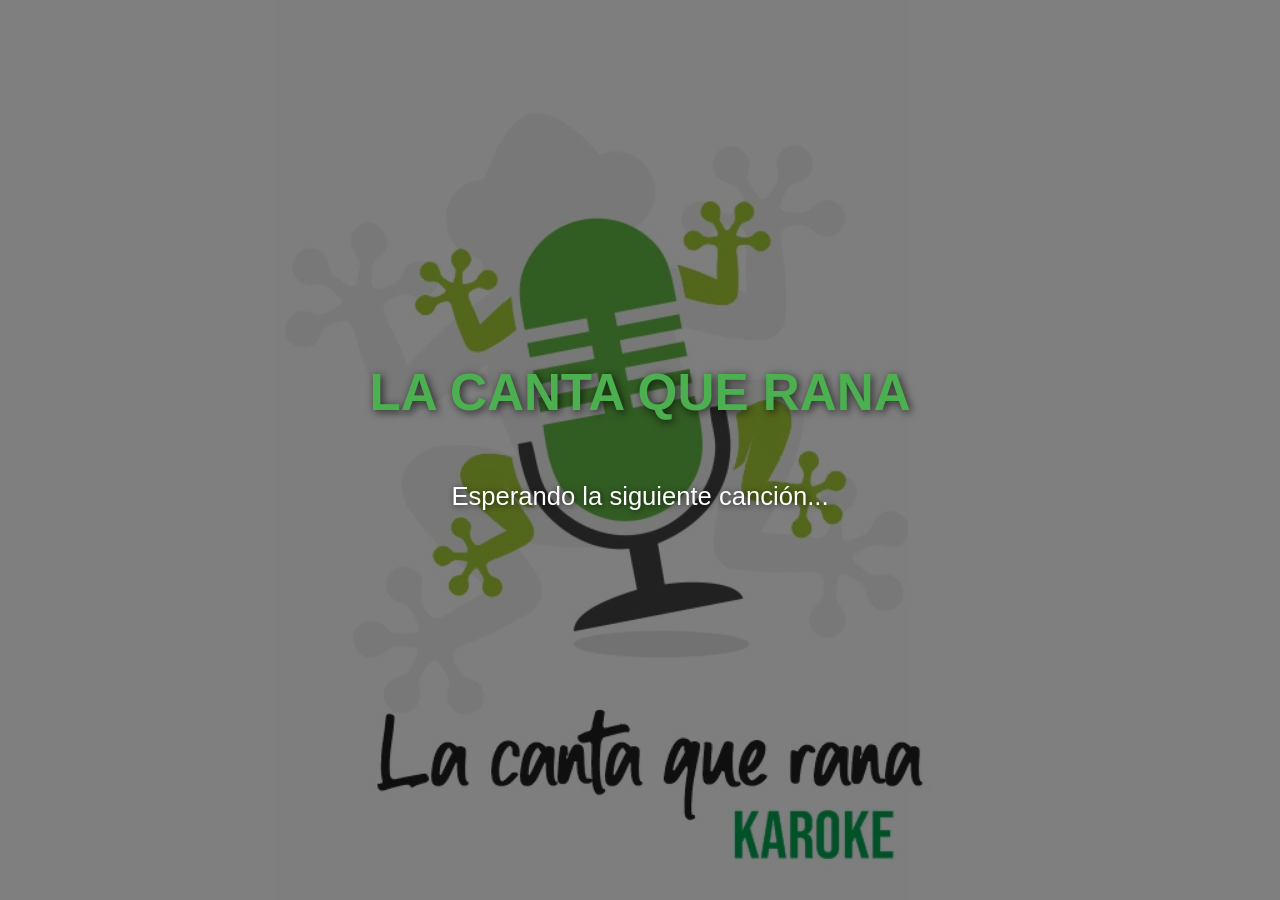
<file: static/player.html>
<!DOCTYPE html>
<html lang="es">

<head>
    <meta charset="UTF-8">
    <meta name="viewport" content="width=device-width, initial-scale=1.0">
    <meta name="referrer" content="origin">
    <meta http-equiv="Content-Security-Policy"
        content="default-src 'self' https:; script-src 'self' 'unsafe-inline' https://www.youtube.com https://s.ytimg.com; frame-src 'self' https://www.youtube.com; style-src 'self' 'unsafe-inline';">
    <title>LA CANTA QUE RANA - Reproductor</title>
    <style>
        :root {
            --bg-color: #000000;
            --text-color: #ffffff;
            --primary-color: #4CAF50;
            --surface-color: rgba(18, 18, 18, 0.85);
        }

        body,
        html {
            margin: 0;
            padding: 0;
            width: 100%;
            height: 100%;
            background-color: var(--bg-color);
            color: var(--text-color);
            overflow: hidden;
            display: flex;
            justify-content: center;
            align-items: center;
            font-family: -apple-system, BlinkMacSystemFont, "Segoe UI", Roboto, Helvetica, Arial, sans-serif;
        }

        #background-carousel {
            position: fixed;
            top: 0;
            left: 0;
            width: 100%;
            height: 100%;
            z-index: 0;
            /* Detrás de todo */
            background-image: url('/static/player_background.jpg');
            background-size: cover;
            background-position: center center;
            background-repeat: no-repeat;
            background-color: var(--bg-color);
            transition: opacity 1.5s ease-in-out;
            opacity: 0;
        }

        #background-carousel.active {
            opacity: 1;
        }

        #background-carousel::before {
            content: '';
            position: absolute;
            top: 0;
            left: 0;
            right: 0;
            bottom: 0;
            background: rgba(0, 0, 0, 0.5);
            z-index: 1;
        }

        #player-container {
            position: absolute;
            top: 0;
            left: 0;
            width: 100%;
            height: 100%;
            z-index: 2;
            /* Encima del carrusel */
        }

        #standby-screen {
            position: relative;
            z-index: 5;
            /* Encima de todo cuando está activo */
            text-align: center;
            display: flex;
            flex-direction: column;
            justify-content: center;
            align-items: center;
            width: 100%;
            height: 100%;
            transition: opacity 0.5s ease-in-out;
            background-color: transparent;
            /* El fondo lo da el carrusel */
        }

        h1 {
            font-size: 4vw;
            color: var(--primary-color);
            text-shadow: 2px 2px 8px rgba(0, 0, 0, 0.7);
            margin-top: 0;
        }

        p {
            font-size: 2vw;
            text-shadow: 1px 1px 6px rgba(0, 0, 0, 0.7);
        }

        /* --- Overlay informativo --- */
        .info-overlay {
            position: absolute;
            bottom: 0;
            left: 0;
            width: 100%;
            z-index: 20;
            /* Encima del reproductor */
            display: flex;
            background: linear-gradient(to top, rgba(0, 0, 0, 0.85) 0%, rgba(0, 0, 0, 0.6) 40%, rgba(0, 0, 0, 0) 100%);
            padding: 10px 40px;
            /* Reducido el padding vertical */
            box-sizing: border-box;
            transition: opacity 0.5s ease-in-out;
        }

        .info-section {
            flex: 1;
            padding: 0 20px;
            /* Mantenemos el padding horizontal */
        }

        .info-section:first-child {
            border-right: 2px solid rgba(255, 255, 255, 0.2);
        }

        .info-section h2 {
            font-size: 1.2vw;
            /* Reducido */
            margin-top: 0;
            margin-bottom: 5px;
            /* Reducido */
            color: var(--primary-color);
            text-shadow: 2px 2px 4px #000;
        }

        .info-title {
            font-size: 1.5vw;
            /* Reducido */
            font-weight: bold;
            margin-bottom: 5px;
        }

        .info-artist {
            font-size: 1vw;
            color: #ccc;
        }

        /* --- Reacciones --- */
        .reaction-container {
            position: fixed;
            top: 0;
            left: 0;
            width: 100%;
            height: 100%;
            pointer-events: none;
            overflow: hidden;
            z-index: 9999;
        }

        .reaction-emoji {
            position: absolute;
            bottom: -100px;
            font-size: 5rem;
            animation: float-up 6s ease-out forwards;
            text-shadow: 3px 3px 10px rgba(0, 0, 0, 0.8);
        }

        @keyframes float-up {
            to {
                bottom: 100%;
                transform: translateX(var(--tx, 0)) scale(1.5);
                opacity: 0;
            }
        }

        /* --- Banner de Notificaciones Globales --- */
        #notification-banner {
            position: fixed;
            top: -150px;
            /* Empieza fuera de la pantalla */
            left: 50%;
            transform: translateX(-50%);
            width: 80%;
            max-width: 1200px;
            background-color: var(--primary-color);
            color: var(--text-color);
            text-align: center;
            padding: 20px;
            border-radius: 0 0 15px 15px;
            box-shadow: 0 8px 20px rgba(0, 0, 0, 0.5);
            z-index: 9000;
            font-size: 2.5vw;
            font-weight: bold;
            text-shadow: 2px 2px 6px rgba(0, 0, 0, 0.5);
            transition: top 0.7s cubic-bezier(0.68, -0.55, 0.27, 1.55);
        }

        #notification-banner.show {
            top: 0;
        }
    </style>
</head>

<body>
    <div id="background-carousel"></div>

    <div id="standby-screen">
        <h1>LA CANTA QUE RANA</h1>
        <p>Esperando la siguiente canción...</p>
    </div>

    <div id="player-container"></div>



    <div class="info-overlay" id="info-overlay">
        <div class="info-section">
            <h2>Ahora Cantando</h2>
            <div id="now-playing-info">
                <div class="info-title">Esperando canción...</div>
                <div class="info-artist"></div>
            </div>
        </div>
        <div class="info-section">
            <h2>Siguiente</h2>
            <div id="upcoming-info">
                <div class="info-title">No hay canciones en espera</div>
                <div class="info-artist"></div>
            </div>
        </div>
    </div>

    <!-- Banner para mensajes globales -->
    <div id="notification-banner"></div>

    <div id="reaction-container" class="reaction-container"></div>

    <script>
        // Cargar YouTube IFrame API para control programático
        var tag = document.createElement('script');
        tag.src = "https://www.youtube.com/iframe_api";
        var firstScriptTag = document.getElementsByTagName('script')[0];
        firstScriptTag.parentNode.insertBefore(tag, firstScriptTag);

        // Variable global para el reproductor de YouTube
        var ytPlayer = null;

        // Callback cuando la API está lista
        function onYouTubeIframeAPIReady() {
            console.log("✅ YouTube IFrame API lista y cargada");
        }
    </script>
    <script>
        // Usar WebSocket URL relativa para funcionar tanto en HTTP como HTTPS
        const wsProtocol = window.location.protocol === 'https:' ? 'wss:' : 'ws:';
        const WEBSOCKET_URL = `${wsProtocol}//${window.location.host}/ws/cola`;
        const API_BASE_URL = `${window.location.protocol}//${window.location.host}/api/v1`;
        let standbyScreen = document.getElementById('standby-screen');
        let backgroundCarousel = document.getElementById('background-carousel');
        let infoOverlay = document.getElementById('info-overlay');
        let notificationBanner = document.getElementById('notification-banner');

        // Variables para el autoplay automático
        let autoplayTimer = null;

        // Flags para acciones enviadas por admin antes de que el reproductor exista
        let pendingPause = false;
        let pendingResume = false;

        // Variables para rastrear el video actual (necesarias para reiniciar)
        let currentVideoId = null;
        let currentVideoDuration = 0;
        let nextSongInfo = null; // Información de la siguiente canción para mostrar en transición

        // (Pre-carga deshabilitada) -- anteriormente había lógica para pre-cargar

        // --- Lógica del Carrusel de Fondos ---
        const backgroundImages = [];
        let currentImageIndex = 0;
        let carouselInterval;

        function changeBackgroundImage() {
            // El fondo se manejará con imagen local en su lugar
        }

        function startCarousel() {
            if (carouselInterval) return; // Ya está corriendo
            standbyScreen.style.opacity = '1';
            infoOverlay.style.opacity = '0';
            backgroundCarousel.classList.add('active');


        }

        function stopCarousel() {
            standbyScreen.style.opacity = '0';
            infoOverlay.style.opacity = '1';
            clearInterval(carouselInterval);
            carouselInterval = null;
            backgroundCarousel.classList.remove('active');


        }

        // Función para crear el reproductor de YouTube con la API
        function createYouTubePlayer(videoId) {
            const container = document.getElementById('player-container');
            if (!container) {
                console.error('player-container not found in DOM');
                return;
            }

            // Limpiar contenedor y crear div para el reproductor
            container.innerHTML = '<div id="youtube-iframe"></div>';

            // Crear reproductor con YouTube IFrame API
            ytPlayer = new YT.Player('youtube-iframe', {
                height: '100%',
                width: '100%',
                videoId: videoId,
                playerVars: {
                    'autoplay': 1,
                    'controls': 1,
                    'modestbranding': 1,
                    'rel': 0,
                    'iv_load_policy': 3,
                    'playsinline': 1
                },
                events: {
                    'onReady': onPlayerReady,
                    'onStateChange': onPlayerStateChange
                }
            });

            console.log('✅ Reproductor de YouTube creado con API para video:', videoId);
        }

        // Evento cuando el reproductor está listo
        function onPlayerReady(event) {
            console.log('✅ Reproductor listo, iniciando reproducción');
            // Iniciamos por defecto
            event.target.playVideo();

            // Aplicar acciones encoladas por admin si las hubiera
            try {
                if (pendingPause) {
                    if (typeof event.target.pauseVideo === 'function') {
                        event.target.pauseVideo();
                        console.log('⏸️ Aplicando pausa encolada por admin');
                    }
                    pendingPause = false;
                } else if (pendingResume) {
                    if (typeof event.target.playVideo === 'function') {
                        event.target.playVideo();
                        console.log('▶️ Aplicando reanudar encolado por admin');
                    }
                    pendingResume = false;
                }
            } catch (e) {
                console.warn('⚠️ Error aplicando acción encolada:', e);
                pendingPause = false;
                pendingResume = false;
            }
        }

        // Evento cuando cambia el estado del reproductor
        function onPlayerStateChange(event) {
            // YT.PlayerState.ENDED = 0
            if (event.data === YT.PlayerState.ENDED) {
                console.log('🎬 Video terminado, iniciando transición de 5 segundos...');
                // Sin pre-carga: no hay watcher que limpiar
                showTransitionScreen();
            } else if (event.data === YT.PlayerState.PLAYING) {
                console.log('▶️ Video reproduciéndose');
            } else if (event.data === YT.PlayerState.PAUSED) {
                console.log('⏸️ Video pausado');
                // Sin pre-carga: no watcher que limpiar
            }
        }

        // Mostrar pantalla de transición entre canciones
        function showTransitionScreen() {
            // Limpiar el reproductor
            const container = document.getElementById('player-container');
            container.innerHTML = '';

            // Mostrar pantalla de espera con fondo
            startCarousel();

            // Actualizar mensaje de standby con información de la siguiente canción
            const standbyParagraph = standbyScreen.querySelector('p');
            if (nextSongInfo) {
                standbyParagraph.innerHTML = `
                    <strong style="color: #4CAF50; font-size: 1.2em;">Próxima canción:</strong><br><br>
                    <span style="font-size: 1.5em;">${nextSongInfo.titulo}</span><br>
                    <span style="font-size: 1em; color: #b0b0b0;">Por: ${nextSongInfo.cantante}</span><br><br>
                    <span style="font-size: 0.9em; color: #888;">Comenzando en 5 segundos...</span>
                `;
            } else {
                standbyParagraph.innerHTML = 'Cargando siguiente canción...';
            }

            // Esperar 5 segundos antes de avanzar a la siguiente canción
            setTimeout(() => {
                console.log('⏭️ Transición completada, avanzando a la siguiente canción');
                advanceToNextSong();
            }, 5000);
        }

        // Función para avanzar automáticamente a la siguiente canción
        async function advanceToNextSong() {
            console.log('⏭️ Avanzando automáticamente a la siguiente canción...');
            try {
                const response = await fetch(`${API_BASE_URL}/canciones/siguiente`, {
                    method: 'POST',
                    headers: { 'Content-Type': 'application/json' }
                });

                if (response.status === 204) {
                    console.log('✅ No hay más canciones en la cola');
                    const container = document.getElementById('player-container');
                    if (container) container.innerHTML = '';
                    startCarousel();
                } else if (response.ok) {
                    // Intentar usar la respuesta JSON como fallback en caso de que
                    // el evento WebSocket `play_song` no llegue al cliente.
                    try {
                        const data = await response.json();
                        // El endpoint retorna PlayNextResponse con `play_url` y `cancion`.
                        let videoId = null;
                        let duration = 0;
                        if (data.cancion && data.cancion.youtube_id) {
                            videoId = data.cancion.youtube_id;
                            duration = data.cancion.duracion_seconds || 0;
                        } else if (data.play_url) {
                            try {
                                const u = new URL(data.play_url);
                                const parts = u.pathname.split('/');
                                videoId = parts.pop() || parts.pop();
                            } catch (e) {
                                console.warn('No se pudo parsear play_url:', e);
                            }
                        }

                        if (videoId) {
                            console.log('✅ Iniciando reproducción (fallback HTTP) de:', videoId);
                            playVideo(videoId, duration);
                        } else {
                            console.log('✅ Siguiente canción iniciada automáticamente (sin videoId en respuesta)');
                        }
                    } catch (err) {
                        console.warn('No se pudo leer la respuesta JSON de /siguiente:', err);
                        console.log('✅ Siguiente canción iniciada automáticamente');
                    }
                } else {
                    console.error('❌ Error al avanzar:', response.status);
                }
            } catch (error) {
                console.error('❌ Error en advanceToNextSong:', error);
            }
        }

        function playVideo(videoId, duration = 0) {
            console.log('🎵 playVideo called with:', videoId, 'duration:', duration);

            // Guardar el video actual para poder reiniciarlo
            currentVideoId = videoId;
            currentVideoDuration = duration;

            // Limpiar temporizador anterior si existe (ya no lo necesitamos)
            if (autoplayTimer) {
                clearTimeout(autoplayTimer);
                autoplayTimer = null;
                console.log('🔄 Temporizador anterior limpiado (ya no se usa)');
            }

            stopCarousel(); // Oculta standby, muestra overlay y detiene carrusel

            // Verificamos si el iframe realmente existe (puede haber sido borrado por la transición)
            const iframeExists = document.getElementById('youtube-iframe');

            // Si el reproductor ya existe y el iframe está en el DOM, cargar el nuevo video
            if (ytPlayer && ytPlayer.loadVideoById && iframeExists) {
                console.log('🔄 Cargando nuevo video en reproductor existente');
                ytPlayer.loadVideoById(videoId);
            } else {
                // Crear nuevo reproductor (el contenedor fue limpiado o es la primera carga)
                console.log('🆕 Creando nuevo reproductor');
                createYouTubePlayer(videoId);
            }

            // Pre-carga deshabilitada: no se inicia watcher ni preloader

            // NOTA: Ya no usamos temporizador porque detectamos el fin del video automáticamente
            // con el evento onStateChange del YouTube IFrame API
        }

        // Pre-carga totalmente eliminada: no existe handleFiftyPercentPreLoad

        // Función para obtener y actualizar la cola inicial
        async function fetchAndUpdateQueue() {
            try {
                const response = await fetch(`${API_BASE_URL}/canciones/cola/extended`, {
                    method: 'GET',
                    headers: { 'Content-Type': 'application/json' }
                });
                if (response.ok) {
                    const data = await response.json();
                    console.log('📋 Cola inicial cargada:', data);
                    updateQueueUI(data);

                    // Auto-play: sincronizar reproductor con la canción actual si existe.
                    if (data.now_playing && data.now_playing.youtube_id) {
                        // Si no hay video cargado o el video actual es distinto, iniciar reproducción automáticamente
                        if (!currentVideoId || currentVideoId !== data.now_playing.youtube_id) {
                            console.log('🔄 Sincronizando reproductor con canción actual:', data.now_playing.titulo);
                            playVideo(data.now_playing.youtube_id, data.now_playing.duracion_seconds || 0);
                        } else {
                            console.log('🔁 Reproductor ya sincronizado con la canción actual:', data.now_playing.youtube_id);
                        }
                    }
                }
            } catch (err) {
                console.warn('⚠️ Error cargando cola inicial:', err);
            }
        }

        // 3. Conexión WebSocket para recibir órdenes
        function connectWebSocket() {
            console.log('Intentando conectar a WebSocket:', WEBSOCKET_URL);
            let socket = new WebSocket(WEBSOCKET_URL);

            socket.onopen = () => {
                console.log('WebSocket conectado exitosamente');
                // Obtener la cola inicial al conectar
                fetchAndUpdateQueue();
            };

            socket.onmessage = (event) => {
                const data = JSON.parse(event.data);
                console.log('Mensaje WebSocket recibido:', data);

                // 1. Reiniciar canción (Prioridad alta - Detiene el flujo si se ejecuta)
                if (data.type === 'restart_song') {
                    console.log('🔄 Recibida orden de reiniciar canción');
                    if (currentVideoId) {
                        console.log(`🔄 Reiniciando video: ${currentVideoId}`);
                        playVideo(currentVideoId, currentVideoDuration);
                    } else {
                        console.warn('⚠️ No hay video actual para reiniciar');
                    }
                    return; // Importante: Evita que se evalúen otros bloques
                }

                // 2. Reproducir canción
                if (data.type === 'play_song' && data.payload) {
                    // Soportar tanto youtube_id como youtube_url
                    let videoId = data.payload.youtube_id;

                    if (!videoId && data.payload.youtube_url) {
                        // Extraer el ID de la URL si es necesario
                        const match = data.payload.youtube_url.match(/\/embed\/([a-zA-Z0-9_-]+)/);
                        videoId = match ? match[1] : null;
                    }

                    if (videoId) {
                        console.log('Recibida orden de reproducir:', videoId);
                        const duration = data.payload.duracion_seconds || data.payload.duration || 0;
                        playVideo(videoId, duration);

                        // Forzar actualización de la cola inmediatamente para sincronizar el título/artista
                        // Esto evita que el player quede mostrando metadatos antiguos si el evento de
                        // actualización de la cola no llega o llega después del evento play_song.
                        try {
                            fetchAndUpdateQueue();
                        } catch (e) {
                            console.warn('No se pudo actualizar la cola tras play_song:', e);
                        }
                    } else {
                        console.error('No se pudo extraer el ID de YouTube:', data.payload);
                    }
                }

                // 3. Canción finalizada
                if (data.type === 'song_finished' && data.payload) {
                    const scoreInfo = data.payload;
                    const standbyParagraph = standbyScreen.querySelector('p');
                    let message = '';

                    // Solo mostrar puntaje si es modo karaoke
                    if (scoreInfo.is_karaoke && scoreInfo.puntuacion_ia > 0) {
                        message = `¡Felicitaciones, <strong>${scoreInfo.usuario_nick}</strong>! Tu puntaje fue de <strong>${scoreInfo.puntuacion_ia}</strong> puntos. ¡Sigue así!`;
                    } else if (scoreInfo.is_karaoke && scoreInfo.puntuacion_ia === 0) {
                        message = `Nadie cantó la última canción. Puntaje: 0.`;
                    } else {
                        // Modo escuchar - no mostrar puntaje
                        message = `Gracias por escuchar: <strong>${scoreInfo.titulo}</strong>`;
                    }
                    standbyParagraph.innerHTML = `${message}<br>Esperando la siguiente canción...`;
                }

                // 4. Notificaciones globales
                if (data.type === 'notification' && data.payload && data.payload.mensaje) {
                    notificationBanner.textContent = data.payload.mensaje;
                    notificationBanner.classList.add('show');

                    // Ocultar el banner después de 10 segundos
                    setTimeout(() => {
                        notificationBanner.classList.remove('show');
                    }, 10000);
                }

                // 5. Pausar reproducción
                if (data.type === 'pause_playback') {
                    if (ytPlayer && typeof ytPlayer.pauseVideo === 'function') {
                        ytPlayer.pauseVideo();
                        console.log('⏸️ Video pausado por admin');
                    } else {
                        // Encolar la pausa para aplicarla cuando el reproductor esté listo
                        pendingPause = true;
                        pendingResume = false;
                        console.log('⏳ Pausa encolada hasta inicialización del reproductor (admin solicitó pausar antes de crear el player).');
                    }
                }

                // 6. Reanudar reproducción
                if (data.type === 'resume_playback') {
                    if (ytPlayer && typeof ytPlayer.playVideo === 'function') {
                        ytPlayer.playVideo();
                        console.log('▶️ Video reanudado por admin');
                    } else {
                        // Encolar la reanudación para aplicarla cuando el reproductor esté listo
                        pendingResume = true;
                        pendingPause = false;
                        console.log('⏳ Reanudar encolado hasta inicialización del reproductor (admin solicitó reanudar antes de crear el player).');
                    }
                }

                // 7. Reacciones
                if (data.type === 'reaction' && data.payload && data.payload.reaction) {
                    const emoji = document.createElement('div');
                    emoji.className = 'reaction-emoji';
                    emoji.textContent = data.payload.reaction;

                    // Posición horizontal y movimiento lateral aleatorios
                    emoji.style.left = `${Math.random() * 90 + 5}%`;
                    emoji.style.setProperty('--tx', `${(Math.random() - 0.5) * 200}px`);

                    document.getElementById('reaction-container').appendChild(emoji);
                    setTimeout(() => emoji.remove(), 6000); // Limpiar el emoji del DOM después de la animación
                }

                // 8. Actualización explícita de la cola
                if (data.type === 'queue_update') {
                    console.log('📋 Actualización de cola recibida por WebSocket');
                    if (data.payload) {
                        updateQueueUI(data.payload);
                    }
                    return;
                }

                // 9. Fallback para otros tipos de dato
                // Si no es un tipo específico de los anteriores, asumimos que es data de la cola
                if (!['play_song', 'song_finished', 'notification', 'reaction', 'restart_song', 'pause_playback', 'resume_playback', 'queue_update'].includes(data.type)) {
                    updateQueueUI(data);
                }
            };

            socket.onclose = () => {
                console.log('WebSocket desconectado. Reconectando en 3 segundos...');
                setTimeout(connectWebSocket, 3000);
            };

            socket.onerror = (error) => {
                console.error("Error de WebSocket:", error);
                socket.close();
            };
        }

        function updateQueueUI(queueData) {
            // Logging y defensas para evitar que un payload inesperado rompa la UI
            try {
                console.debug('updateQueueUI called with payload:', queueData);

                const nowPlayingInfo = document.getElementById('now-playing-info');
                const upcomingInfo = document.getElementById('upcoming-info');

                // Actualizar "Ahora Cantando"
                if (queueData && queueData.now_playing) {
                    const song = queueData.now_playing;
                    // Protegemos contra estructura inesperada
                    const addedBy = (song && song.usuario) ? (song.usuario.mesa ? song.usuario.mesa.nombre : song.usuario.nick) : 'Desconocido';
                    const title = (song && song.titulo) ? song.titulo : 'Título desconocido';
                    nowPlayingInfo.innerHTML = `
                        <div class="info-title">${title}</div>
                        <div class="info-artist">Por: <strong>${addedBy}</strong></div>`;
                } else {
                    nowPlayingInfo.innerHTML = `<div class="info-title">Esperando canción...</div><div class="info-artist"></div>`;
                }

                // Actualizar "Siguiente" y guardar información para la transición
                if (queueData && queueData.upcoming && queueData.upcoming.length > 0) {
                    const nextSong = queueData.upcoming[0];
                    const addedBy = (nextSong && nextSong.usuario) ? (nextSong.usuario.mesa ? nextSong.usuario.mesa.nombre : nextSong.usuario.nick) : 'Desconocido';

                    // Guardar información de la siguiente canción para mostrar en la transición
                    nextSongInfo = {
                        titulo: nextSong && nextSong.titulo ? nextSong.titulo : 'Título desconocido',
                        cantante: addedBy
                    };

                    upcomingInfo.innerHTML = `
                        <div class="info-title">${nextSongInfo.titulo}</div>
                        <div class="info-artist">Por: <strong>${addedBy}</strong></div>`;
                } else {
                    nextSongInfo = null;
                    upcomingInfo.innerHTML = `<div class="info-title">No hay canciones en espera</div><div class="info-artist"></div>`;
                }
            } catch (e) {
                // No permitimos que un error en la UI detenga el reproductor; logueamos para diagnóstico
                console.error('Error en updateQueueUI:', e, 'payload:', queueData);
            }
        }

        // Iniciar la conexión al cargar la página
        window.addEventListener('DOMContentLoaded', () => {
            connectWebSocket();
            startCarousel(); // Inicia el carrusel al cargar la página
        });


    </script>
</body>

</html>
</file>
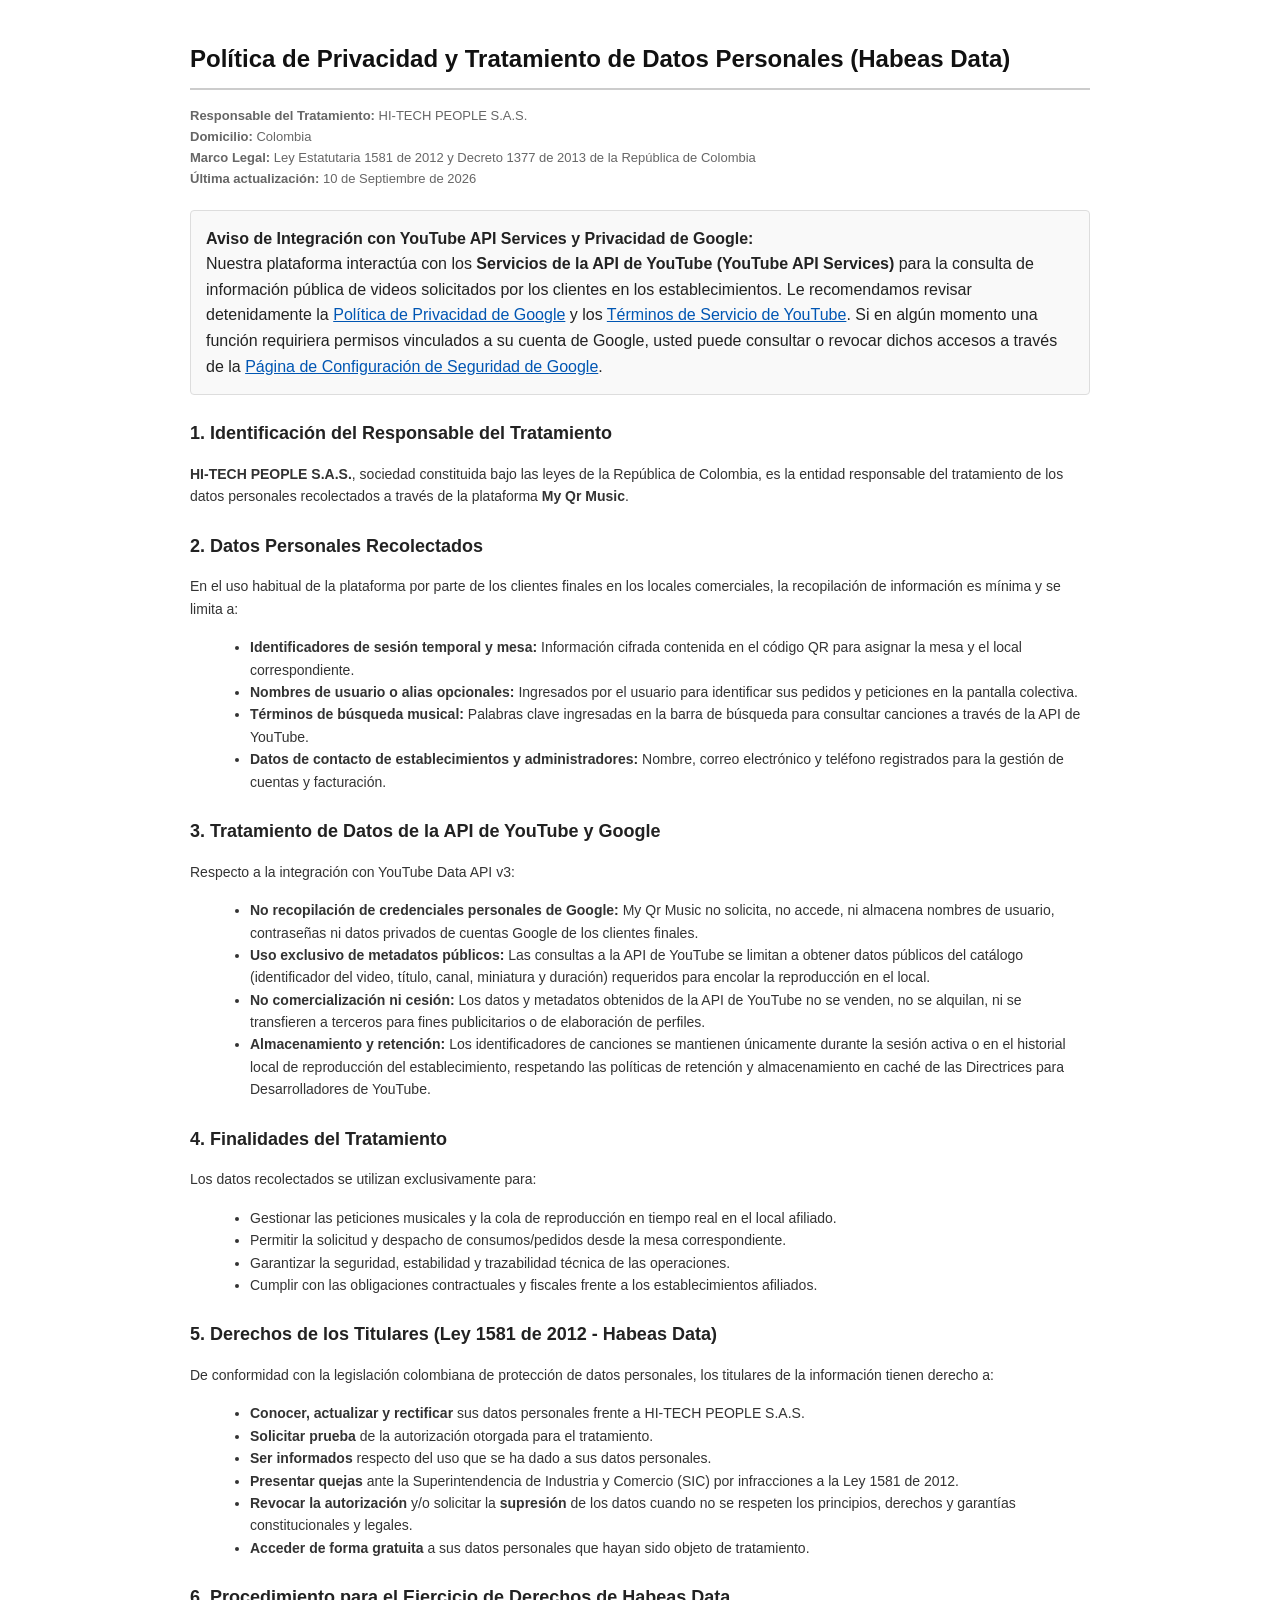
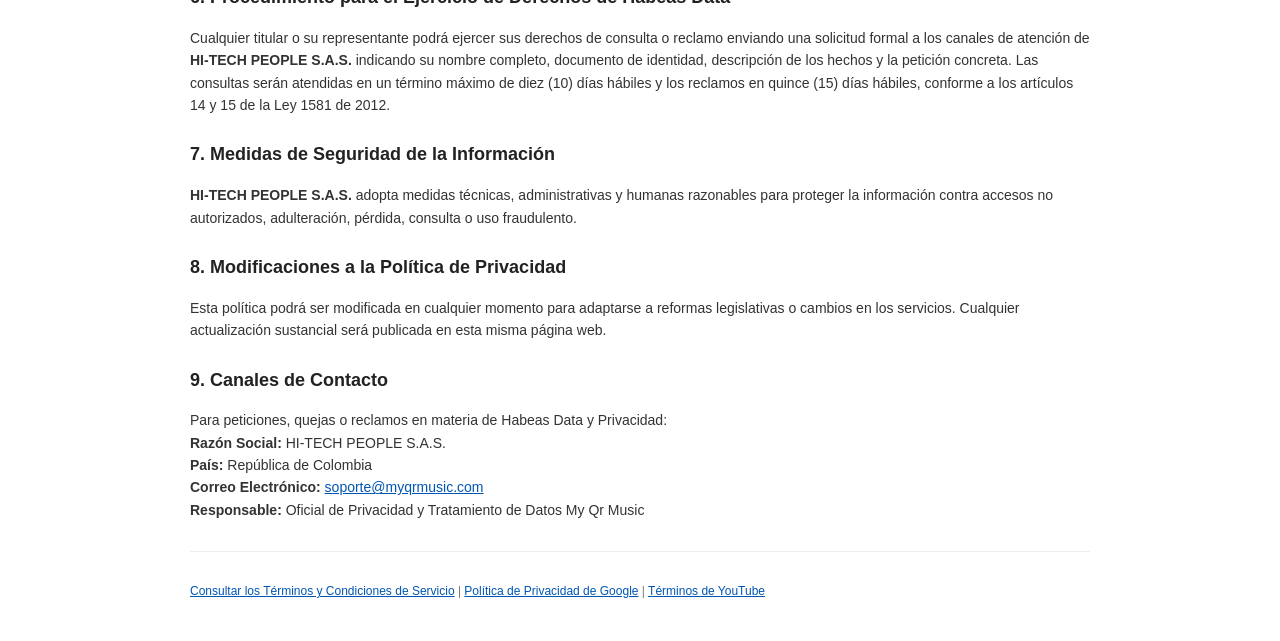
<file: static/privacidad.html>
<!DOCTYPE html>
<html lang="es">
<head>
    <meta charset="UTF-8">
    <meta name="viewport" content="width=device-width, initial-scale=1.0">
    <title>Política de Privacidad y Protección de Datos - My Qr Music / HI-TECH PEOPLE S.A.S.</title>
    <style>
        body {
            font-family: Arial, Helvetica, sans-serif;
            line-height: 1.6;
            margin: 40px auto;
            max-width: 900px;
            padding: 0 20px;
            color: #222;
            background-color: #fff;
        }
        h1 {
            font-size: 24px;
            border-bottom: 2px solid #ccc;
            padding-bottom: 10px;
            color: #111;
        }
        h2 {
            font-size: 18px;
            margin-top: 24px;
            color: #222;
        }
        p, li {
            font-size: 14px;
            color: #333;
        }
        ul {
            margin-left: 20px;
        }
        a {
            color: #0056b3;
            text-decoration: underline;
        }
        .header-meta {
            font-size: 13px;
            color: #666;
            margin-bottom: 20px;
        }
        .highlight-box {
            border: 1px solid #ddd;
            background-color: #f9f9f9;
            padding: 15px;
            margin: 20px 0;
            border-radius: 4px;
        }
        hr {
            border: 0;
            border-top: 1px solid #eee;
            margin: 30px 0;
        }
    </style>
</head>
<body>

    <h1>Política de Privacidad y Tratamiento de Datos Personales (Habeas Data)</h1>
    <div class="header-meta">
        <strong>Responsable del Tratamiento:</strong> HI-TECH PEOPLE S.A.S.<br>
        <strong>Domicilio:</strong> Colombia<br>
        <strong>Marco Legal:</strong> Ley Estatutaria 1581 de 2012 y Decreto 1377 de 2013 de la República de Colombia<br>
        <strong>Última actualización:</strong> 10 de Septiembre de 2026
    </div>

    <div class="highlight-box">
        <strong>Aviso de Integración con YouTube API Services y Privacidad de Google:</strong><br>
        Nuestra plataforma interactúa con los <strong>Servicios de la API de YouTube (YouTube API Services)</strong> para la consulta de información pública de videos solicitados por los clientes en los establecimientos. Le recomendamos revisar detenidamente la <a href="https://policies.google.com/privacy" target="_blank" rel="noopener noreferrer">Política de Privacidad de Google</a> y los <a href="https://www.youtube.com/t/terms" target="_blank" rel="noopener noreferrer">Términos de Servicio de YouTube</a>. Si en algún momento una función requiriera permisos vinculados a su cuenta de Google, usted puede consultar o revocar dichos accesos a través de la <a href="https://myaccount.google.com/permissions" target="_blank" rel="noopener noreferrer">Página de Configuración de Seguridad de Google</a>.
    </div>

    <h2>1. Identificación del Responsable del Tratamiento</h2>
    <p><strong>HI-TECH PEOPLE S.A.S.</strong>, sociedad constituida bajo las leyes de la República de Colombia, es la entidad responsable del tratamiento de los datos personales recolectados a través de la plataforma <strong>My Qr Music</strong>.</p>

    <h2>2. Datos Personales Recolectados</h2>
    <p>En el uso habitual de la plataforma por parte de los clientes finales en los locales comerciales, la recopilación de información es mínima y se limita a:</p>
    <ul>
        <li><strong>Identificadores de sesión temporal y mesa:</strong> Información cifrada contenida en el código QR para asignar la mesa y el local correspondiente.</li>
        <li><strong>Nombres de usuario o alias opcionales:</strong> Ingresados por el usuario para identificar sus pedidos y peticiones en la pantalla colectiva.</li>
        <li><strong>Términos de búsqueda musical:</strong> Palabras clave ingresadas en la barra de búsqueda para consultar canciones a través de la API de YouTube.</li>
        <li><strong>Datos de contacto de establecimientos y administradores:</strong> Nombre, correo electrónico y teléfono registrados para la gestión de cuentas y facturación.</li>
    </ul>

    <h2>3. Tratamiento de Datos de la API de YouTube y Google</h2>
    <p>Respecto a la integración con YouTube Data API v3:</p>
    <ul>
        <li><strong>No recopilación de credenciales personales de Google:</strong> My Qr Music no solicita, no accede, ni almacena nombres de usuario, contraseñas ni datos privados de cuentas Google de los clientes finales.</li>
        <li><strong>Uso exclusivo de metadatos públicos:</strong> Las consultas a la API de YouTube se limitan a obtener datos públicos del catálogo (identificador del video, título, canal, miniatura y duración) requeridos para encolar la reproducción en el local.</li>
        <li><strong>No comercialización ni cesión:</strong> Los datos y metadatos obtenidos de la API de YouTube no se venden, no se alquilan, ni se transfieren a terceros para fines publicitarios o de elaboración de perfiles.</li>
        <li><strong>Almacenamiento y retención:</strong> Los identificadores de canciones se mantienen únicamente durante la sesión activa o en el historial local de reproducción del establecimiento, respetando las políticas de retención y almacenamiento en caché de las Directrices para Desarrolladores de YouTube.</li>
    </ul>

    <h2>4. Finalidades del Tratamiento</h2>
    <p>Los datos recolectados se utilizan exclusivamente para:</p>
    <ul>
        <li>Gestionar las peticiones musicales y la cola de reproducción en tiempo real en el local afiliado.</li>
        <li>Permitir la solicitud y despacho de consumos/pedidos desde la mesa correspondiente.</li>
        <li>Garantizar la seguridad, estabilidad y trazabilidad técnica de las operaciones.</li>
        <li>Cumplir con las obligaciones contractuales y fiscales frente a los establecimientos afiliados.</li>
    </ul>

    <h2>5. Derechos de los Titulares (Ley 1581 de 2012 - Habeas Data)</h2>
    <p>De conformidad con la legislación colombiana de protección de datos personales, los titulares de la información tienen derecho a:</p>
    <ul>
        <li><strong>Conocer, actualizar y rectificar</strong> sus datos personales frente a HI-TECH PEOPLE S.A.S.</li>
        <li><strong>Solicitar prueba</strong> de la autorización otorgada para el tratamiento.</li>
        <li><strong>Ser informados</strong> respecto del uso que se ha dado a sus datos personales.</li>
        <li><strong>Presentar quejas</strong> ante la Superintendencia de Industria y Comercio (SIC) por infracciones a la Ley 1581 de 2012.</li>
        <li><strong>Revocar la autorización</strong> y/o solicitar la <strong>supresión</strong> de los datos cuando no se respeten los principios, derechos y garantías constitucionales y legales.</li>
        <li><strong>Acceder de forma gratuita</strong> a sus datos personales que hayan sido objeto de tratamiento.</li>
    </ul>

    <h2>6. Procedimiento para el Ejercicio de Derechos de Habeas Data</h2>
    <p>Cualquier titular o su representante podrá ejercer sus derechos de consulta o reclamo enviando una solicitud formal a los canales de atención de <strong>HI-TECH PEOPLE S.A.S.</strong> indicando su nombre completo, documento de identidad, descripción de los hechos y la petición concreta. Las consultas serán atendidas en un término máximo de diez (10) días hábiles y los reclamos en quince (15) días hábiles, conforme a los artículos 14 y 15 de la Ley 1581 de 2012.</p>

    <h2>7. Medidas de Seguridad de la Información</h2>
    <p><strong>HI-TECH PEOPLE S.A.S.</strong> adopta medidas técnicas, administrativas y humanas razonables para proteger la información contra accesos no autorizados, adulteración, pérdida, consulta o uso fraudulento.</p>

    <h2>8. Modificaciones a la Política de Privacidad</h2>
    <p>Esta política podrá ser modificada en cualquier momento para adaptarse a reformas legislativas o cambios en los servicios. Cualquier actualización sustancial será publicada en esta misma página web.</p>

    <h2>9. Canales de Contacto</h2>
    <p>Para peticiones, quejas o reclamos en materia de Habeas Data y Privacidad:<br>
    <strong>Razón Social:</strong> HI-TECH PEOPLE S.A.S.<br>
    <strong>País:</strong> República de Colombia<br>
    <strong>Correo Electrónico:</strong> <a href="mailto:soporte@myqrmusic.com">soporte@myqrmusic.com</a><br>
    <strong>Responsable:</strong> Oficial de Privacidad y Tratamiento de Datos My Qr Music
    </p>

    <hr>
    <p style="font-size: 12px; color: #777;">
        <a href="/terminos">Consultar los Términos y Condiciones de Servicio</a> | 
        <a href="https://policies.google.com/privacy" target="_blank" rel="noopener noreferrer">Política de Privacidad de Google</a> | 
        <a href="https://www.youtube.com/t/terms" target="_blank" rel="noopener noreferrer">Términos de YouTube</a>
    </p>

</body>
</html>
</file>
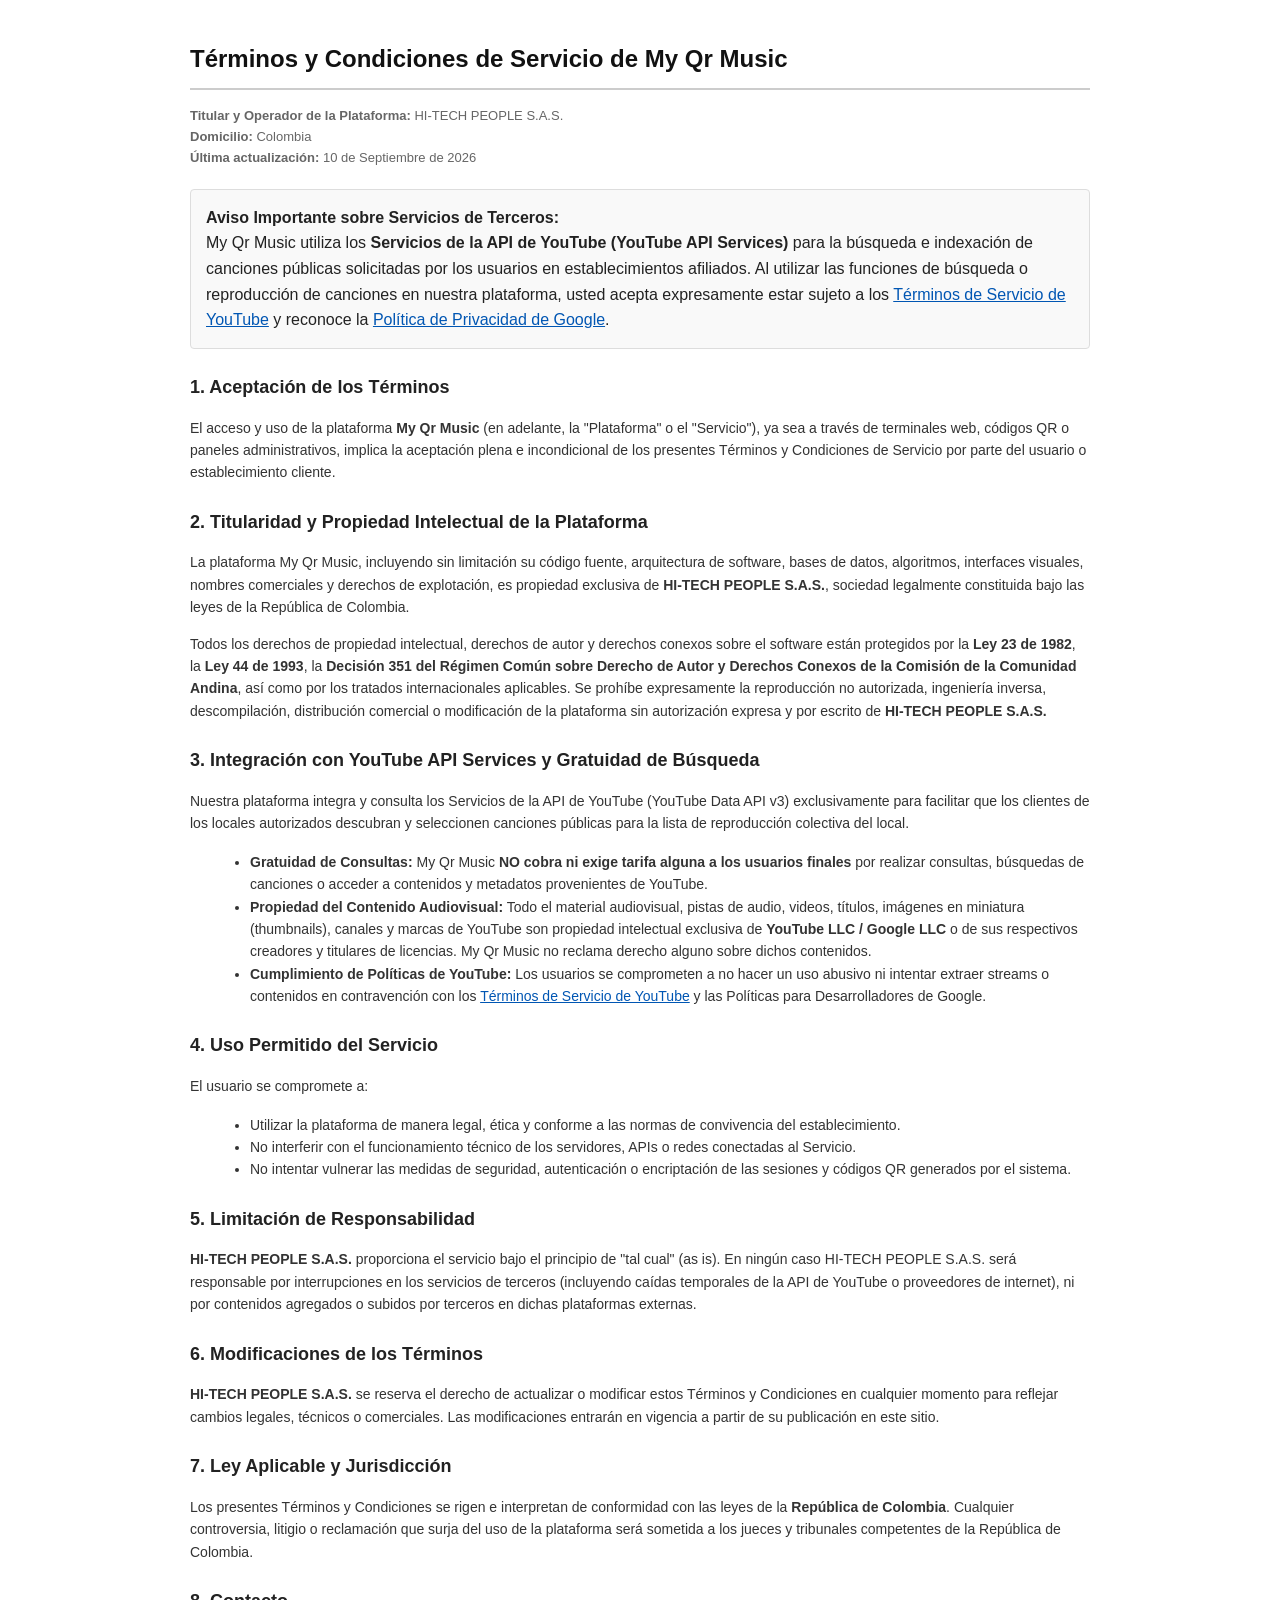
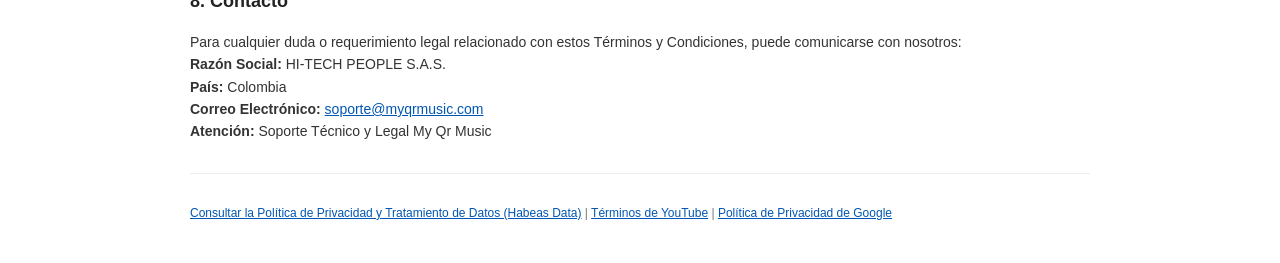
<file: static/terminos.html>
<!DOCTYPE html>
<html lang="es">
<head>
    <meta charset="UTF-8">
    <meta name="viewport" content="width=device-width, initial-scale=1.0">
    <title>Términos y Condiciones de Servicio - My Qr Music / HI-TECH PEOPLE S.A.S.</title>
    <style>
        body {
            font-family: Arial, Helvetica, sans-serif;
            line-height: 1.6;
            margin: 40px auto;
            max-width: 900px;
            padding: 0 20px;
            color: #222;
            background-color: #fff;
        }
        h1 {
            font-size: 24px;
            border-bottom: 2px solid #ccc;
            padding-bottom: 10px;
            color: #111;
        }
        h2 {
            font-size: 18px;
            margin-top: 24px;
            color: #222;
        }
        p, li {
            font-size: 14px;
            color: #333;
        }
        ul {
            margin-left: 20px;
        }
        a {
            color: #0056b3;
            text-decoration: underline;
        }
        .header-meta {
            font-size: 13px;
            color: #666;
            margin-bottom: 20px;
        }
        .highlight-box {
            border: 1px solid #ddd;
            background-color: #f9f9f9;
            padding: 15px;
            margin: 20px 0;
            border-radius: 4px;
        }
        hr {
            border: 0;
            border-top: 1px solid #eee;
            margin: 30px 0;
        }
    </style>
</head>
<body>

    <h1>Términos y Condiciones de Servicio de My Qr Music</h1>
    <div class="header-meta">
        <strong>Titular y Operador de la Plataforma:</strong> HI-TECH PEOPLE S.A.S.<br>
        <strong>Domicilio:</strong> Colombia<br>
        <strong>Última actualización:</strong> 10 de Septiembre de 2026
    </div>

    <div class="highlight-box">
        <strong>Aviso Importante sobre Servicios de Terceros:</strong><br>
        My Qr Music utiliza los <strong>Servicios de la API de YouTube (YouTube API Services)</strong> para la búsqueda e indexación de canciones públicas solicitadas por los usuarios en establecimientos afiliados. Al utilizar las funciones de búsqueda o reproducción de canciones en nuestra plataforma, usted acepta expresamente estar sujeto a los <a href="https://www.youtube.com/t/terms" target="_blank" rel="noopener noreferrer">Términos de Servicio de YouTube</a> y reconoce la <a href="https://policies.google.com/privacy" target="_blank" rel="noopener noreferrer">Política de Privacidad de Google</a>.
    </div>

    <h2>1. Aceptación de los Términos</h2>
    <p>El acceso y uso de la plataforma <strong>My Qr Music</strong> (en adelante, la "Plataforma" o el "Servicio"), ya sea a través de terminales web, códigos QR o paneles administrativos, implica la aceptación plena e incondicional de los presentes Términos y Condiciones de Servicio por parte del usuario o establecimiento cliente.</p>

    <h2>2. Titularidad y Propiedad Intelectual de la Plataforma</h2>
    <p>La plataforma My Qr Music, incluyendo sin limitación su código fuente, arquitectura de software, bases de datos, algoritmos, interfaces visuales, nombres comerciales y derechos de explotación, es propiedad exclusiva de <strong>HI-TECH PEOPLE S.A.S.</strong>, sociedad legalmente constituida bajo las leyes de la República de Colombia.</p>
    <p>Todos los derechos de propiedad intelectual, derechos de autor y derechos conexos sobre el software están protegidos por la <strong>Ley 23 de 1982</strong>, la <strong>Ley 44 de 1993</strong>, la <strong>Decisión 351 del Régimen Común sobre Derecho de Autor y Derechos Conexos de la Comisión de la Comunidad Andina</strong>, así como por los tratados internacionales aplicables. Se prohíbe expresamente la reproducción no autorizada, ingeniería inversa, descompilación, distribución comercial o modificación de la plataforma sin autorización expresa y por escrito de <strong>HI-TECH PEOPLE S.A.S.</strong></p>

    <h2>3. Integración con YouTube API Services y Gratuidad de Búsqueda</h2>
    <p>Nuestra plataforma integra y consulta los Servicios de la API de YouTube (YouTube Data API v3) exclusivamente para facilitar que los clientes de los locales autorizados descubran y seleccionen canciones públicas para la lista de reproducción colectiva del local.</p>
    <ul>
        <li><strong>Gratuidad de Consultas:</strong> My Qr Music <strong>NO cobra ni exige tarifa alguna a los usuarios finales</strong> por realizar consultas, búsquedas de canciones o acceder a contenidos y metadatos provenientes de YouTube.</li>
        <li><strong>Propiedad del Contenido Audiovisual:</strong> Todo el material audiovisual, pistas de audio, videos, títulos, imágenes en miniatura (thumbnails), canales y marcas de YouTube son propiedad intelectual exclusiva de <strong>YouTube LLC / Google LLC</strong> o de sus respectivos creadores y titulares de licencias. My Qr Music no reclama derecho alguno sobre dichos contenidos.</li>
        <li><strong>Cumplimiento de Políticas de YouTube:</strong> Los usuarios se comprometen a no hacer un uso abusivo ni intentar extraer streams o contenidos en contravención con los <a href="https://www.youtube.com/t/terms" target="_blank" rel="noopener noreferrer">Términos de Servicio de YouTube</a> y las Políticas para Desarrolladores de Google.</li>
    </ul>

    <h2>4. Uso Permitido del Servicio</h2>
    <p>El usuario se compromete a:</p>
    <ul>
        <li>Utilizar la plataforma de manera legal, ética y conforme a las normas de convivencia del establecimiento.</li>
        <li>No interferir con el funcionamiento técnico de los servidores, APIs o redes conectadas al Servicio.</li>
        <li>No intentar vulnerar las medidas de seguridad, autenticación o encriptación de las sesiones y códigos QR generados por el sistema.</li>
    </ul>

    <h2>5. Limitación de Responsabilidad</h2>
    <p><strong>HI-TECH PEOPLE S.A.S.</strong> proporciona el servicio bajo el principio de "tal cual" (as is). En ningún caso HI-TECH PEOPLE S.A.S. será responsable por interrupciones en los servicios de terceros (incluyendo caídas temporales de la API de YouTube o proveedores de internet), ni por contenidos agregados o subidos por terceros en dichas plataformas externas.</p>

    <h2>6. Modificaciones de los Términos</h2>
    <p><strong>HI-TECH PEOPLE S.A.S.</strong> se reserva el derecho de actualizar o modificar estos Términos y Condiciones en cualquier momento para reflejar cambios legales, técnicos o comerciales. Las modificaciones entrarán en vigencia a partir de su publicación en este sitio.</p>

    <h2>7. Ley Aplicable y Jurisdicción</h2>
    <p>Los presentes Términos y Condiciones se rigen e interpretan de conformidad con las leyes de la <strong>República de Colombia</strong>. Cualquier controversia, litigio o reclamación que surja del uso de la plataforma será sometida a los jueces y tribunales competentes de la República de Colombia.</p>

    <h2>8. Contacto</h2>
    <p>Para cualquier duda o requerimiento legal relacionado con estos Términos y Condiciones, puede comunicarse con nosotros:<br>
    <strong>Razón Social:</strong> HI-TECH PEOPLE S.A.S.<br>
    <strong>País:</strong> Colombia<br>
    <strong>Correo Electrónico:</strong> <a href="mailto:soporte@myqrmusic.com">soporte@myqrmusic.com</a><br>
    <strong>Atención:</strong> Soporte Técnico y Legal My Qr Music
    </p>

    <hr>
    <p style="font-size: 12px; color: #777;">
        <a href="/privacidad">Consultar la Política de Privacidad y Tratamiento de Datos (Habeas Data)</a> | 
        <a href="https://www.youtube.com/t/terms" target="_blank" rel="noopener noreferrer">Términos de YouTube</a> | 
        <a href="https://policies.google.com/privacy" target="_blank" rel="noopener noreferrer">Política de Privacidad de Google</a>
    </p>

</body>
</html>
</file>
<file: static/css/styles_bees.css>
/* ============================================
   VARIABLES DE COLORES ESTILO BEES
   ============================================ */
:root {
    --bees-yellow: #FFD700;
    --bees-yellow-dark: #FFC700;
    --bees-yellow-light: #FFED4E;
    --bees-black: #1A1A1A;
    --bees-gray: #2D2D2D;
    --bees-gray-light: #F5F5F5;
    --bees-white: #FFFFFF;
    --bees-green: #4CAF50;
    --bees-red: #FF4444;
    --bees-blue: #2196F3;
    --shadow: 0 2px 8px rgba(0, 0, 0, 0.1);
    --shadow-lg: 0 4px 16px rgba(0, 0, 0, 0.15);
}

/* ============================================
   RESET Y ESTILOS GENERALES
   ============================================ */
* {
    margin: 0;
    padding: 0;
    box-sizing: border-box;
}

body {
    font-family: -apple-system, BlinkMacSystemFont, "Segoe UI", Roboto, "Helvetica Neue", Arial, sans-serif;
    background-color: var(--bees-gray-light);
    color: var(--bees-black);
    overflow-x: hidden;
}

.hidden {
    display: none !important;
}

/* ============================================
   PANTALLA DE LOGIN
   ============================================ */
.login-view {
    display: flex;
    flex-direction: column;
    align-items: center;
    justify-content: center;
    min-height: 100vh;
    background: linear-gradient(135deg, var(--bees-yellow) 0%, var(--bees-yellow-dark) 100%);
    padding: 20px;
}

.login-box {
    background: var(--bees-white);
    padding: 40px 30px;
    border-radius: 20px;
    box-shadow: var(--shadow-lg);
    max-width: 400px;
    width: 100%;
    text-align: center;
}

.logo-container h1 {
    color: var(--bees-black);
    font-size: 1.8em;
    margin-bottom: 10px;
}

.login-box p {
    color: #666;
    margin-bottom: 20px;
}

.login-box input {
    width: 100%;
    padding: 15px;
    border: 2px solid #E0E0E0;
    border-radius: 12px;
    font-size: 1em;
    margin-bottom: 15px;
    transition: border-color 0.3s;
}

.login-box input:focus {
    outline: none;
    border-color: var(--bees-yellow);
}

.btn-primary {
    width: 100%;
    padding: 15px;
    background: var(--bees-yellow);
    color: var(--bees-black);
    border: none;
    border-radius: 12px;
    font-size: 1.1em;
    font-weight: bold;
    cursor: pointer;
    transition: all 0.3s;
}

.btn-primary:hover:not(:disabled) {
    background: var(--bees-yellow-dark);
    transform: translateY(-2px);
    box-shadow: var(--shadow-lg);
}

.btn-primary:disabled {
    background: #CCC;
    cursor: not-allowed;
}

.error-msg {
    color: var(--bees-red);
    margin-top: 10px;
    font-size: 0.9em;
    min-height: 20px;
}

/* ============================================
   DASHBOARD - HEADER
   ============================================ */
.dashboard-view {
    display: flex;
    flex-direction: column;
    min-height: 100vh;
    padding-bottom: 80px;
    /* Espacio para la barra inferior */
}

.header-bees {
    background: linear-gradient(135deg, var(--bees-yellow) 0%, var(--bees-yellow-dark) 100%);
    padding: 20px;
    box-shadow: var(--shadow);
}

.header-content {
    display: flex;
    justify-content: space-between;
    align-items: center;
    max-width: 1200px;
    margin: 0 auto;
}

.user-info {
    display: flex;
    align-items: center;
    gap: 15px;
}

.user-avatar {
    width: 50px;
    height: 50px;
    background: var(--bees-white);
    border-radius: 50%;
    display: flex;
    align-items: center;
    justify-content: center;
    font-size: 1.5em;
}

.user-info h2 {
    font-size: 1.2em;
    color: var(--bees-black);
    margin-bottom: 2px;
}

.table-info {
    font-size: 0.9em;
    color: var(--bees-black);
    opacity: 0.8;
}

.user-stats {
    display: flex;
    gap: 20px;
}

.stat-item {
    display: flex;
    flex-direction: column;
    align-items: center;
    background: var(--bees-white);
    padding: 10px 15px;
    border-radius: 12px;
    min-width: 70px;
}

.stat-value {
    font-size: 1.3em;
    font-weight: bold;
    color: var(--bees-black);
}

.stat-label {
    font-size: 0.75em;
    color: #666;
    color: #666;
    text-transform: uppercase;
}

.logout-icon-btn {
    background: none;
    border: none;
    font-size: 1.5em;
    cursor: pointer;
    margin-right: 5px;
    /* Add slight spacing to right, though parent gap handles most */
    padding: 10px;
    border-radius: 50%;
    transition: background-color 0.3s;
    display: flex;
    align-items: center;
    justify-content: center;
}

.logout-icon-btn:hover {
    background-color: rgba(0, 0, 0, 0.1);
}

/* ============================================
   BUSCADOR GRANDE (ESTILO BEES)
   ============================================ */
.search-container {
    background: var(--bees-yellow);
    padding: 20px;
    box-shadow: var(--shadow);
    display: none;
}

.search-container.active {
    display: block;
}

.search-box {
    display: flex;
    align-items: center;
    background: var(--bees-white);
    border-radius: 16px;
    padding: 12px 20px;
    margin-bottom: 15px;
    box-shadow: var(--shadow);
    max-width: 1200px;
    margin-left: auto;
    margin-right: auto;
}

.search-icon {
    font-size: 1.5em;
    margin-right: 10px;
}

.search-box input {
    flex: 1;
    border: none;
    outline: none;
    font-size: 1.1em;
    background: transparent;
}

.search-buttons {
    display: flex;
    gap: 10px;
    max-width: 1200px;
    margin: 0 auto;
}

.btn-search,
.btn-search-karaoke {
    flex: 1;
    padding: 12px;
    border: none;
    border-radius: 12px;
    font-size: 1em;
    font-weight: bold;
    cursor: pointer;
    transition: all 0.3s;
}

.btn-search {
    background: var(--bees-green);
    color: var(--bees-white);
}

.btn-search-karaoke {
    background: var(--bees-black);
    color: var(--bees-yellow);
}

.btn-search:hover,
.btn-search-karaoke:hover {
    transform: translateY(-2px);
    box-shadow: var(--shadow-lg);
}

/* ============================================
   CONTENIDO PRINCIPAL
   ============================================ */
.main-content {
    flex: 1;
    padding: 20px;
    max-width: 1200px;
    margin: 0 auto;
    width: 100%;
}

.tab-content {
    display: none;
}

.tab-content.active {
    display: block;
    animation: fadeIn 0.3s;
}

@keyframes fadeIn {
    from {
        opacity: 0;
        transform: translateY(10px);
    }

    to {
        opacity: 1;
        transform: translateY(0);
    }
}

.section-header {
    display: flex;
    justify-content: space-between;
    align-items: center;
    margin-bottom: 20px;
}

.section-header h3 {
    font-size: 1.3em;
    color: var(--bees-black);
}

/* ============================================
   TARJETAS DE PRODUCTOS (ESTILO BEES)
   ============================================ */
.product-grid {
    display: grid;
    grid-template-columns: repeat(auto-fill, minmax(160px, 1fr));
    gap: 15px;
    margin-bottom: 20px;
}

.product-card {
    background: var(--bees-white);
    border-radius: 16px;
    overflow: hidden;
    box-shadow: var(--shadow);
    transition: all 0.3s;
    cursor: pointer;
}

.product-card:hover {
    transform: translateY(-4px);
    box-shadow: var(--shadow-lg);
}

.product-card img {
    width: 100%;
    height: 140px;
    object-fit: cover;
    background: #F0F0F0;
}

.product-card-body {
    padding: 12px;
}

.product-card-title {
    font-size: 1em;
    font-weight: bold;
    margin-bottom: 5px;
    color: var(--bees-black);
    overflow: hidden;
    text-overflow: ellipsis;
    white-space: nowrap;
}

.product-card-category {
    font-size: 0.8em;
    color: #999;
    margin-bottom: 8px;
}

.product-card-footer {
    display: flex;
    justify-content: space-between;
    align-items: center;
    margin-top: 10px;
}

.product-price {
    font-size: 1.1em;
    font-weight: bold;
    color: var(--bees-black);
}

.product-card .add-to-cart-btn {
    background: var(--bees-yellow);
    color: var(--bees-black);
    border: none;
    padding: 8px 16px;
    border-radius: 8px;
    font-weight: bold;
    cursor: pointer;
    transition: all 0.3s;
}

.product-card .add-to-cart-btn:hover {
    background: var(--bees-yellow-dark);
}

/* QUANTITY COUNTER (BEES STYLE) */
.add-btn-container {
    min-width: 80px;
}

.quantity-counter {
    display: flex;
    align-items: center;
    justify-content: space-between;
    background: var(--bees-yellow);
    border-radius: 8px;
    overflow: hidden;
    gap: 2px;
}

.quantity-btn {
    background: var(--bees-yellow-dark);
    color: var(--bees-black);
    border: none;
    padding: 6px 10px;
    font-size: 1.2em;
    font-weight: bold;
    cursor: pointer;
    transition: all 0.2s;
    min-width: 28px;
}

.quantity-btn:hover {
    background: var(--bees-yellow);
    transform: scale(1.1);
}

.quantity-btn:active {
    transform: scale(0.95);
}

.quantity-display {
    flex: 1;
    text-align: center;
    font-weight: bold;
    font-size: 1em;
    color: var(--bees-black);
    padding: 0 4px;
    min-width: 24px;
}


/* BOTÓN "AGREGAR TODO" */
.btn-add-all {
    width: 100%;
    padding: 15px;
    background: var(--bees-black);
    color: var(--bees-yellow);
    border: none;
    border-radius: 12px;
    font-size: 1.1em;
    font-weight: bold;
    cursor: pointer;
    transition: all 0.3s;
    margin-top: 20px;
}

.btn-add-all:hover {
    transform: translateY(-2px);
    box-shadow: var(--shadow-lg);
}

/* ============================================
   LISTA DE CANCIONES
   ============================================ */
.song-list {
    list-style: none;
}

.song-item {
    background: var(--bees-white);
    padding: 15px;
    border-radius: 12px;
    margin-bottom: 10px;
    display: flex;
    justify-content: space-between;
    align-items: center;
    box-shadow: var(--shadow);
    transition: all 0.3s;
}

.song-item:hover {
    transform: translateX(4px);
    box-shadow: var(--shadow-lg);
}

.song-item-info {
    display: flex;
    align-items: center;
    gap: 15px;
    flex: 1;
}

.song-item img {
    width: 80px;
    height: 60px;
    object-fit: cover;
    border-radius: 8px;
}

.song-title {
    font-weight: bold;
    color: var(--bees-black);
    margin-bottom: 4px;
}

.song-user {
    font-size: 0.85em;
    color: #666;
}

.song-status {
    font-size: 0.8em;
    padding: 4px 10px;
    border-radius: 12px;
    font-weight: bold;
    text-transform: uppercase;
}

.status-pendiente {
    background: var(--bees-yellow);
    color: var(--bees-black);
}

.status-aprobado {
    background: var(--bees-green);
    color: var(--bees-white);
}

.status-reproduciendo {
    background: var(--bees-blue);
    color: var(--bees-white);
    animation: pulse 1.5s infinite;
}

.status-cantada {
    background: #999;
    color: var(--bees-white);
}

.status-rechazada {
    background: var(--bees-red);
    color: var(--bees-white);
}

.status-pendiente_lazy {
    background: #FF9800;
    color: var(--bees-white);
    animation: pulse 2s infinite;
}

@keyframes pulse {

    0%,
    100% {
        opacity: 1;
    }

    50% {
        opacity: 0.7;
    }
}

/* BOTONES DE ACCIÓN EN CANCIONES */
.song-item button {
    padding: 8px 16px;
    border: none;
    border-radius: 8px;
    font-weight: bold;
    cursor: pointer;
    transition: all 0.3s;
}

.add-song-btn {
    background: var(--bees-yellow);
    color: var(--bees-black);
}

.delete-song-btn {
    background: var(--bees-red);
    color: var(--bees-white);
}

.song-move-buttons {
    display: flex;
    gap: 8px;
    margin-right: 10px;
}

.move-up-btn,
.move-down-btn {
    padding: 6px 10px;
    border: none;
    border-radius: 6px;
    background: #2196F3;
    color: var(--bees-white);
    font-size: 0.9em;
    cursor: pointer;
    transition: all 0.3s;
    font-weight: bold;
}

.move-up-btn:hover,
.move-down-btn:hover {
    background: #1976D2;
    transform: scale(1.1);
}

.move-up-btn:disabled,
.move-down-btn:disabled {
    background: #999;
    cursor: not-allowed;
    opacity: 0.6;
}

/* ============================================
   RESULTADOS DE BÚSQUEDA
   ============================================ */
.results-grid {
    display: grid;
    gap: 15px;
}

/* ============================================
   CUENTA Y ESTADO
   ============================================ */
.account-view {
    background: var(--bees-white);
    padding: 20px;
    border-radius: 16px;
    box-shadow: var(--shadow);
}

.account-summary {
    margin-bottom: 20px;
}

.account-summary p {
    display: flex;
    justify-content: space-between;
    padding: 10px 0;
    border-bottom: 1px solid #E0E0E0;
}

.saldo-pendiente {
    font-size: 1.3em;
    font-weight: bold;
}

.saldo-ok {
    color: var(--bees-green);
}

.saldo-debe {
    color: var(--bees-red);
}

.details-section {
    background: #F9F9F9;
    padding: 15px;
    border-radius: 12px;
    margin-top: 15px;
    max-height: 300px;
    overflow-y: auto;
}

.details-section h4 {
    color: var(--bees-black);
    margin-bottom: 10px;
}

.details-section ul {
    list-style: none;
}

.details-section li {
    padding: 8px 0;
    border-bottom: 1px dotted #DDD;
    font-size: 0.9em;
}

/* ============================================
   REACCIONES
   ============================================ */
.reaction-grid {
    display: grid;
    grid-template-columns: repeat(3, 1fr);
    gap: 15px;
}

.reaction-btn {
    background: var(--bees-white);
    border: 3px solid var(--bees-yellow);
    border-radius: 16px;
    padding: 30px;
    font-size: 3em;
    cursor: pointer;
    transition: all 0.3s;
}

.reaction-btn:hover {
    background: var(--bees-yellow);
    transform: scale(1.1);
}

.reaction-btn:active {
    transform: scale(0.95);
}

/* REACCIONES FLOTANTES */
.reaction-container {
    position: fixed;
    bottom: 0;
    right: 0;
    width: 100%;
    height: 100%;
    pointer-events: none;
    overflow: hidden;
    z-index: 9999;
}

.reaction-emoji {
    position: absolute;
    bottom: -50px;
    font-size: 3rem;
    animation: float-up 5s ease-out forwards;
}

@keyframes float-up {
    to {
        bottom: 100%;
        transform: translateX(var(--tx, 0)) scale(1.5);
        opacity: 0;
    }
}

/* ============================================
   BARRA DE NAVEGACIÓN INFERIOR
   ============================================ */
.bottom-nav {
    position: fixed;
    bottom: 0;
    left: 0;
    right: 0;
    background: var(--bees-white);
    display: flex;
    justify-content: space-around;
    padding: 10px 0;
    box-shadow: 0 -2px 10px rgba(0, 0, 0, 0.1);
    z-index: 1000;
}

.nav-item {
    display: flex;
    flex-direction: column;
    align-items: center;
    background: none;
    border: none;
    cursor: pointer;
    padding: 8px 12px;
    transition: all 0.3s;
    flex: 1;
    max-width: 100px;
}

.nav-item:hover {
    background: var(--bees-yellow-light);
    border-radius: 12px;
}

.nav-item.active {
    color: var(--bees-yellow-dark);
}

.nav-icon {
    font-size: 1.5em;
    margin-bottom: 4px;
}

.nav-label {
    font-size: 0.7em;
    font-weight: 500;
    color: var(--bees-black);
}

/* ============================================
   MODAL
   ============================================ */
.modal-overlay {
    position: fixed;
    top: 0;
    left: 0;
    width: 100%;
    height: 100%;
    background: rgba(0, 0, 0, 0.7);
    display: none;
    justify-content: center;
    align-items: center;
    z-index: 2000;
}

.modal-content {
    background: var(--bees-white);
    padding: 30px;
    border-radius: 20px;
    width: 90%;
    max-width: 400px;
    box-shadow: var(--shadow-lg);
}

.modal-content h3 {
    color: var(--bees-black);
    margin-bottom: 20px;
    text-align: center;
}

.cart-items {
    max-height: 300px;
    overflow-y: auto;
    margin-bottom: 20px;
}

.cart-item {
    display: flex;
    justify-content: space-between;
    align-items: center;
    padding: 10px 0;
    border-bottom: 1px solid #E0E0E0;
}

.cart-item-name {
    flex: 1;
    font-weight: 500;
}

.cart-remove-item-btn {
    background: var(--bees-red);
    color: var(--bees-white);
    border: none;
    padding: 5px 10px;
    border-radius: 6px;
    cursor: pointer;
    font-weight: bold;
}

.modal-actions {
    display: flex;
    gap: 10px;
    margin-top: 20px;
}

.btn-confirm,
.btn-cancel {
    flex: 1;
    padding: 12px;
    border: none;
    border-radius: 12px;
    font-weight: bold;
    cursor: pointer;
    transition: all 0.3s;
}

.btn-confirm {
    background: var(--bees-green);
    color: var(--bees-white);
}

.btn-cancel {
    background: #999;
    color: var(--bees-white);
}

.btn-confirm:hover,
.btn-cancel:hover {
    transform: translateY(-2px);
    box-shadow: var(--shadow);
}

.btn-confirm:disabled {
    background: #CCC;
    cursor: not-allowed;
}

/* BOTÓN DE CARRITO */
.btn-cart {
    position: relative;
    background: var(--bees-yellow);
    color: var(--bees-black);
    border: none;
    padding: 10px 20px;
    border-radius: 12px;
    font-weight: bold;
    cursor: pointer;
    display: flex;
    align-items: center;
    gap: 8px;
    transition: all 0.3s;
}

.btn-cart:hover {
    background: var(--bees-yellow-dark);
    transform: translateY(-2px);
}

.cart-icon {
    font-size: 1.2em;
}

#cart-count {
    background: var(--bees-red);
    color: var(--bees-white);
    border-radius: 50%;
    width: 22px;
    height: 22px;
    display: flex;
    align-items: center;
    justify-content: center;
    font-size: 0.8em;
    font-weight: bold;
}

/* ============================================
   NOTIFICACIÓN FLOTANTE
   ============================================ */
#notification-banner {
    position: fixed;
    top: -100px;
    left: 50%;
    transform: translateX(-50%);
    background: var(--bees-green);
    color: var(--bees-white);
    padding: 15px 30px;
    border-radius: 12px;
    box-shadow: var(--shadow-lg);
    transition: top 0.5s ease-in-out;
    z-index: 3000;
    font-weight: bold;
}

#notification-banner.success {
    background: var(--bees-green);
}

#notification-banner.error {
    background: var(--bees-red);
}

/* ============================================
   RESPONSIVE DESIGN
   ============================================ */
@media (max-width: 768px) {
    .header-content {
        flex-direction: column;
        gap: 15px;
    }

    .user-stats {
        width: 100%;
        justify-content: center;
    }

    .product-grid {
        grid-template-columns: repeat(auto-fill, minmax(140px, 1fr));
    }

    .reaction-grid {
        grid-template-columns: repeat(2, 1fr);
    }

    .nav-label {
        font-size: 0.65em;
    }
}

@media (min-width: 769px) {
    .bottom-nav {
        max-width: 600px;
        left: 50%;
        transform: translateX(-50%);
        border-radius: 20px 20px 0 0;
    }
}

/* ============================================
   NOW PLAYING
   ============================================ */
.now-playing {
    background: linear-gradient(135deg, var(--bees-yellow-light) 0%, var(--bees-yellow) 100%);
    padding: 20px;
    border-radius: 16px;
    margin-bottom: 20px;
    box-shadow: var(--shadow-lg);
}

.now-playing p {
    text-align: center;
    color: var(--bees-black);
    font-weight: bold;
}
</file>
<file: static/styles_bees.css>
/* ============================================
   VARIABLES DE COLORES ESTILO BEES
   ============================================ */
:root {
    --bees-yellow: #FFD700;
    --bees-yellow-dark: #FFC700;
    --bees-yellow-light: #FFED4E;
    --bees-black: #1A1A1A;
    --bees-gray: #2D2D2D;
    --bees-gray-light: #F5F5F5;
    --bees-white: #FFFFFF;
    --bees-green: #4CAF50;
    --bees-red: #FF4444;
    --bees-blue: #2196F3;
    --shadow: 0 2px 8px rgba(0, 0, 0, 0.1);
    --shadow-lg: 0 4px 16px rgba(0, 0, 0, 0.15);
}

/* ============================================
   RESET Y ESTILOS GENERALES
   ============================================ */
* {
    margin: 0;
    padding: 0;
    box-sizing: border-box;
}

body {
    font-family: -apple-system, BlinkMacSystemFont, "Segoe UI", Roboto, "Helvetica Neue", Arial, sans-serif;
    background-color: var(--bees-gray-light);
    color: var(--bees-black);
    overflow-x: hidden;
}

.hidden {
    display: none !important;
}

/* ============================================
   PANTALLA DE LOGIN
   ============================================ */
.login-view {
    display: flex;
    flex-direction: column;
    align-items: center;
    justify-content: center;
    min-height: 100vh;
    background: linear-gradient(135deg, var(--bees-yellow) 0%, var(--bees-yellow-dark) 100%);
    padding: 20px;
}

.login-box {
    background: var(--bees-white);
    padding: 40px 30px;
    border-radius: 20px;
    box-shadow: var(--shadow-lg);
    max-width: 400px;
    width: 100%;
    text-align: center;
}

.logo-container h1 {
    color: var(--bees-black);
    font-size: 1.8em;
    margin-bottom: 10px;
}

.login-box p {
    color: #666;
    margin-bottom: 20px;
}

.login-box input {
    width: 100%;
    padding: 15px;
    border: 2px solid #E0E0E0;
    border-radius: 12px;
    font-size: 1em;
    margin-bottom: 15px;
    transition: border-color 0.3s;
}

.login-box input:focus {
    outline: none;
    border-color: var(--bees-yellow);
}

.btn-primary {
    width: 100%;
    padding: 15px;
    background: var(--bees-yellow);
    color: var(--bees-black);
    border: none;
    border-radius: 12px;
    font-size: 1.1em;
    font-weight: bold;
    cursor: pointer;
    transition: all 0.3s;
}

.btn-primary:hover:not(:disabled) {
    background: var(--bees-yellow-dark);
    transform: translateY(-2px);
    box-shadow: var(--shadow-lg);
}

.btn-primary:disabled {
    background: #CCC;
    cursor: not-allowed;
}

.error-msg {
    color: var(--bees-red);
    margin-top: 10px;
    font-size: 0.9em;
    min-height: 20px;
}

/* ============================================
   DASHBOARD - HEADER
   ============================================ */
.dashboard-view {
    display: flex;
    flex-direction: column;
    min-height: 100vh;
    padding-bottom: 80px;
    /* Espacio para la barra inferior */
}

.header-bees {
    background: linear-gradient(135deg, var(--bees-yellow) 0%, var(--bees-yellow-dark) 100%);
    padding: 20px;
    box-shadow: var(--shadow);
}

.header-content {
    display: flex;
    justify-content: space-between;
    align-items: center;
    max-width: 1200px;
    margin: 0 auto;
}

.user-info {
    display: flex;
    align-items: center;
    gap: 15px;
}

.user-avatar {
    width: 50px;
    height: 50px;
    background: var(--bees-white);
    border-radius: 50%;
    display: flex;
    align-items: center;
    justify-content: center;
    font-size: 1.5em;
}

.user-info h2 {
    font-size: 1.2em;
    color: var(--bees-black);
    margin-bottom: 2px;
}

.table-info {
    font-size: 0.9em;
    color: var(--bees-black);
    opacity: 0.8;
}

.user-stats {
    display: flex;
    gap: 20px;
}

.stat-item {
    display: flex;
    flex-direction: column;
    align-items: center;
    background: var(--bees-white);
    padding: 10px 15px;
    border-radius: 12px;
    min-width: 70px;
}

.stat-value {
    font-size: 1.3em;
    font-weight: bold;
    color: var(--bees-black);
}

.stat-label {
    font-size: 0.75em;
    color: #666;
    color: #666;
    text-transform: uppercase;
}

.logout-icon-btn {
    background: none;
    border: none;
    font-size: 1.5em;
    cursor: pointer;
    margin-right: 5px;
    /* Add slight spacing to right, though parent gap handles most */
    padding: 10px;
    border-radius: 50%;
    transition: background-color 0.3s;
    display: flex;
    align-items: center;
    justify-content: center;
}

.logout-icon-btn:hover {
    background-color: rgba(0, 0, 0, 0.1);
}

/* ============================================
   BUSCADOR GRANDE (ESTILO BEES)
   ============================================ */
.search-container {
    background: var(--bees-yellow);
    padding: 20px;
    box-shadow: var(--shadow);
    display: none;
}

.search-container.active {
    display: block;
}

.search-box {
    display: flex;
    align-items: center;
    background: var(--bees-white);
    border-radius: 16px;
    padding: 12px 20px;
    margin-bottom: 15px;
    box-shadow: var(--shadow);
    max-width: 1200px;
    margin-left: auto;
    margin-right: auto;
}

.search-icon {
    font-size: 1.5em;
    margin-right: 10px;
}

.search-box input {
    flex: 1;
    border: none;
    outline: none;
    font-size: 1.1em;
    background: transparent;
}

.search-buttons {
    display: flex;
    gap: 10px;
    max-width: 1200px;
    margin: 0 auto;
}

.btn-search,
.btn-search-karaoke {
    flex: 1;
    padding: 12px;
    border: none;
    border-radius: 12px;
    font-size: 1em;
    font-weight: bold;
    cursor: pointer;
    transition: all 0.3s;
}

.btn-search {
    background: var(--bees-green);
    color: var(--bees-white);
}

.btn-search-karaoke {
    background: var(--bees-black);
    color: var(--bees-yellow);
}

.btn-search:hover,
.btn-search-karaoke:hover {
    transform: translateY(-2px);
    box-shadow: var(--shadow-lg);
}

/* ============================================
   CONTENIDO PRINCIPAL
   ============================================ */
.main-content {
    flex: 1;
    padding: 20px;
    max-width: 1200px;
    margin: 0 auto;
    width: 100%;
}

.tab-content {
    display: none;
}

.tab-content.active {
    display: block;
    animation: fadeIn 0.3s;
}

@keyframes fadeIn {
    from {
        opacity: 0;
        transform: translateY(10px);
    }

    to {
        opacity: 1;
        transform: translateY(0);
    }
}

.section-header {
    display: flex;
    justify-content: space-between;
    align-items: center;
    margin-bottom: 20px;
}

.section-header h3 {
    font-size: 1.3em;
    color: var(--bees-black);
}

/* ============================================
   BUSCADOR Y PANEL DE CATEGORÍAS EN PEDIDOS (/user)
   ============================================ */
.catalog-search-container {
    margin-bottom: 16px;
}

.catalog-search-box {
    display: flex;
    align-items: center;
    background: var(--bees-white);
    border: 2px solid #e2e8f0;
    border-radius: 14px;
    padding: 10px 16px;
    box-shadow: var(--shadow);
    transition: all 0.25s ease;
}

.catalog-search-box:focus-within {
    border-color: var(--bees-black);
    box-shadow: 0 0 0 3px rgba(253, 185, 19, 0.25);
}

.catalog-search-icon {
    font-size: 1.25em;
    margin-right: 10px;
    opacity: 0.6;
}

#catalog-search-input {
    flex: 1;
    border: none;
    outline: none;
    font-size: 0.95em;
    font-family: inherit;
    background: transparent;
    color: var(--bees-black);
}

.catalog-search-clear-btn {
    background: #e2e8f0;
    border: none;
    border-radius: 50%;
    width: 24px;
    height: 24px;
    display: flex;
    align-items: center;
    justify-content: center;
    font-size: 0.8em;
    font-weight: bold;
    color: #4a5568;
    cursor: pointer;
    transition: background-color 0.2s;
    margin-left: 8px;
}

.catalog-search-clear-btn:hover {
    background: #cbd5e1;
    color: #1a202c;
}

/* ============================================
   BANNER: PEDIR OTRA RONDA (/user)
   ============================================ */
.repeat-round-container {
    margin-bottom: 20px;
    animation: fadeInSlide 0.3s ease-out;
}

.repeat-round-card {
    background: linear-gradient(135deg, #FFFBEB 0%, #FEF3C7 100%);
    border: 2px solid #FCD34D;
    border-radius: 18px;
    padding: 16px;
    box-shadow: 0 4px 15px rgba(245, 158, 11, 0.12);
    position: relative;
    overflow: hidden;
}

.repeat-round-card::after {
    content: '🍻';
    position: absolute;
    right: -10px;
    bottom: -15px;
    font-size: 5rem;
    opacity: 0.08;
    pointer-events: none;
    transform: rotate(-15deg);
}

.repeat-round-header {
    display: flex;
    justify-content: space-between;
    align-items: center;
    margin-bottom: 10px;
}

.repeat-round-badge {
    background: #F59E0B;
    color: #FFFFFF;
    font-size: 0.78em;
    font-weight: 800;
    text-transform: uppercase;
    letter-spacing: 0.5px;
    padding: 3px 10px;
    border-radius: 20px;
    box-shadow: 0 2px 4px rgba(245, 158, 11, 0.25);
}

.repeat-round-time {
    font-size: 0.8em;
    color: #92400E;
    font-weight: 600;
}

.repeat-round-content {
    display: flex;
    align-items: flex-start;
    gap: 12px;
    margin-bottom: 14px;
}

.repeat-round-icon {
    font-size: 1.8em;
    line-height: 1;
    background: rgba(245, 158, 11, 0.15);
    padding: 8px;
    border-radius: 12px;
}

.repeat-round-details {
    flex: 1;
}

.repeat-round-summary {
    font-size: 0.95em;
    font-weight: 600;
    color: #1F2937;
    line-height: 1.4;
    word-break: break-word;
}

.repeat-round-items-badge {
    display: inline-block;
    background: #FFFFFF;
    border: 1px solid #FDE68A;
    color: #92400E;
    border-radius: 6px;
    padding: 2px 6px;
    margin-right: 4px;
    margin-bottom: 4px;
    font-size: 0.85em;
}

.repeat-round-price {
    font-size: 1.05em;
    font-weight: 800;
    color: #B45309;
    margin-top: 6px;
}

.repeat-round-actions {
    display: flex;
    gap: 10px;
}

.btn-repeat-round {
    width: 100%;
    background: linear-gradient(135deg, #1A1A1A 0%, #2D2D2D 100%);
    color: #FFD700;
    border: none;
    border-radius: 12px;
    padding: 12px 18px;
    font-size: 1em;
    font-weight: 700;
    cursor: pointer;
    display: flex;
    align-items: center;
    justify-content: center;
    gap: 8px;
    box-shadow: 0 4px 10px rgba(0, 0, 0, 0.15);
    transition: all 0.2s cubic-bezier(0.4, 0, 0.2, 1);
}

.btn-repeat-round:hover {
    background: #000000;
    color: #FFFFFF;
    transform: translateY(-2px);
    box-shadow: 0 6px 14px rgba(0, 0, 0, 0.25);
}

.btn-repeat-round:active {
    transform: translateY(0);
}

.categories-header-title {
    font-size: 1.05em;
    font-weight: 700;
    color: var(--bees-black);
    margin-bottom: 12px;
    display: flex;
    align-items: center;
    gap: 8px;
}

.category-grid {
    display: grid;
    grid-template-columns: repeat(auto-fill, minmax(130px, 1fr));
    gap: 12px;
    margin-bottom: 24px;
}

.category-card {
    background: linear-gradient(135deg, #ffffff 0%, #fbfbfb 100%);
    border: 1.5px solid #eaecef;
    border-radius: 16px;
    padding: 18px 10px;
    text-align: center;
    box-shadow: var(--shadow);
    cursor: pointer;
    transition: all 0.25s cubic-bezier(0.4, 0, 0.2, 1);
    display: flex;
    flex-direction: column;
    align-items: center;
    justify-content: center;
    user-select: none;
    position: relative;
    overflow: hidden;
}

.category-card::before {
    content: '';
    position: absolute;
    top: 0;
    left: 0;
    right: 0;
    height: 4px;
    background: linear-gradient(90deg, var(--bees-yellow), var(--bees-yellow-dark));
    opacity: 0;
    transition: opacity 0.25s;
}

.category-card:hover {
    transform: translateY(-4px);
    box-shadow: var(--shadow-lg);
    border-color: var(--bees-yellow);
}

.category-card:hover::before {
    opacity: 1;
}

.category-card:active {
    transform: translateY(-1px);
}

.category-card-icon {
    font-size: 2.3em;
    margin-bottom: 8px;
    line-height: 1;
    filter: drop-shadow(0 2px 4px rgba(0,0,0,0.08));
}

.category-card-name {
    font-size: 0.95em;
    font-weight: 700;
    color: var(--bees-black);
    margin-bottom: 4px;
    word-break: break-word;
    line-height: 1.25;
}

.category-card-count {
    font-size: 0.75em;
    font-weight: 600;
    color: #718096;
    background: #edf2f7;
    padding: 2px 8px;
    border-radius: 10px;
}

.catalog-breadcrumb {
    display: flex;
    align-items: center;
    gap: 12px;
    margin-bottom: 16px;
    flex-wrap: wrap;
}

.catalog-back-btn {
    background: var(--bees-white);
    color: var(--bees-black);
    border: 1.5px solid #cbd5e1;
    padding: 8px 14px;
    border-radius: 10px;
    font-size: 0.88em;
    font-weight: 700;
    cursor: pointer;
    display: inline-flex;
    align-items: center;
    gap: 6px;
    transition: all 0.2s;
    box-shadow: 0 2px 4px rgba(0,0,0,0.04);
}

.catalog-back-btn:hover {
    background: var(--bees-yellow);
    border-color: var(--bees-yellow-dark);
    transform: translateX(-2px);
}

.catalog-current-cat-title {
    font-size: 1.1em;
    font-weight: 800;
    color: var(--bees-black);
}

.catalog-empty-msg {
    text-align: center;
    padding: 30px 15px;
    color: #718096;
    font-size: 0.95em;
    grid-column: 1 / -1;
}

/* ============================================
   TARJETAS DE PRODUCTOS (ESTILO BEES)
   ============================================ */
.product-grid {
    display: grid;
    grid-template-columns: repeat(auto-fill, minmax(150px, 1fr));
    gap: 14px;
    margin-bottom: 20px;
}

.product-card {
    background: var(--bees-white);
    border-radius: 16px;
    overflow: hidden;
    box-shadow: var(--shadow);
    transition: all 0.3s;
    cursor: pointer;
}

.product-card:hover {
    transform: translateY(-4px);
    box-shadow: var(--shadow-lg);
}

.product-card img {
    width: 100%;
    height: 140px;
    object-fit: cover;
    background: #F0F0F0;
}

.product-card-body {
    padding: 12px;
}

.product-card-title {
    font-size: 1em;
    font-weight: bold;
    margin-bottom: 5px;
    color: var(--bees-black);
    overflow: hidden;
    text-overflow: ellipsis;
    white-space: nowrap;
}

.product-card-category {
    font-size: 0.8em;
    color: #999;
    margin-bottom: 8px;
}

.product-card-footer {
    display: flex;
    flex-direction: column;
    align-items: stretch;
    gap: 8px;
    margin-top: 10px;
}

.product-price {
    font-size: 1.15em;
    font-weight: 800;
    color: var(--bees-black);
    text-align: left;
}

.product-card .add-to-cart-btn {
    width: 100%;
    background: var(--bees-yellow);
    color: var(--bees-black);
    border: none;
    padding: 9px 16px;
    border-radius: 10px;
    font-weight: bold;
    cursor: pointer;
    transition: all 0.25s ease;
    display: flex;
    align-items: center;
    justify-content: center;
    box-shadow: 0 2px 5px rgba(0, 0, 0, 0.08);
}

.product-card .add-to-cart-btn:hover {
    background: var(--bees-yellow-dark);
    transform: translateY(-1px);
    box-shadow: 0 4px 8px rgba(0, 0, 0, 0.12);
}

/* QUANTITY COUNTER (BEES STYLE) */
.add-btn-container {
    width: 100%;
}

.quantity-counter {
    display: flex;
    align-items: center;
    justify-content: space-between;
    background: var(--bees-yellow);
    border-radius: 10px;
    overflow: hidden;
    gap: 2px;
    width: 100%;
    box-shadow: 0 2px 5px rgba(0, 0, 0, 0.08);
}

.quantity-btn {
    background: var(--bees-yellow-dark);
    color: var(--bees-black);
    border: none;
    padding: 8px 14px;
    font-size: 1.2em;
    font-weight: bold;
    cursor: pointer;
    transition: all 0.2s;
    min-width: 36px;
    display: flex;
    align-items: center;
    justify-content: center;
}

.quantity-btn:hover {
    background: #E5B200;
}

.quantity-btn:active {
    transform: scale(0.95);
}

.quantity-display {
    flex: 1;
    text-align: center;
    font-weight: 800;
    font-size: 1.05em;
    color: var(--bees-black);
    padding: 0 6px;
    min-width: 24px;
}


/* BOTÓN "AGREGAR TODO" */
.btn-add-all {
    width: 100%;
    padding: 15px;
    background: var(--bees-black);
    color: var(--bees-yellow);
    border: none;
    border-radius: 12px;
    font-size: 1.1em;
    font-weight: bold;
    cursor: pointer;
    transition: all 0.3s;
    margin-top: 20px;
}

.btn-add-all:hover {
    transform: translateY(-2px);
    box-shadow: var(--shadow-lg);
}

/* ============================================
   LISTA DE CANCIONES
   ============================================ */
.song-list {
    list-style: none;
}

.song-item {
    background: var(--bees-white);
    padding: 15px;
    border-radius: 12px;
    margin-bottom: 10px;
    display: flex;
    justify-content: space-between;
    align-items: center;
    box-shadow: var(--shadow);
    transition: all 0.3s;
}

.song-item:hover {
    transform: translateX(4px);
    box-shadow: var(--shadow-lg);
}

.song-item-info {
    display: flex;
    align-items: center;
    gap: 15px;
    flex: 1;
}

.song-item img {
    width: 80px;
    height: 60px;
    object-fit: cover;
    border-radius: 8px;
}

.song-title {
    font-weight: bold;
    color: var(--bees-black);
    margin-bottom: 4px;
}

.song-user {
    font-size: 0.85em;
    color: #666;
}

.song-status {
    font-size: 0.8em;
    padding: 4px 10px;
    border-radius: 12px;
    font-weight: bold;
    text-transform: uppercase;
}

.status-pendiente {
    background: var(--bees-yellow);
    color: var(--bees-black);
}

.status-aprobado {
    background: var(--bees-green);
    color: var(--bees-white);
}

.status-reproduciendo {
    background: var(--bees-blue);
    color: var(--bees-white);
    animation: pulse 1.5s infinite;
}

.status-cantada {
    background: #999;
    color: var(--bees-white);
}

.status-rechazada {
    background: var(--bees-red);
    color: var(--bees-white);
}

.status-pendiente_lazy {
    background: #FF9800;
    color: var(--bees-white);
    animation: pulse 2s infinite;
}

@keyframes pulse {

    0%,
    100% {
        opacity: 1;
    }

    50% {
        opacity: 0.7;
    }
}

/* BOTONES DE ACCIÓN EN CANCIONES */
.song-item button {
    padding: 8px 16px;
    border: none;
    border-radius: 8px;
    font-weight: bold;
    cursor: pointer;
    transition: all 0.3s;
}

.add-song-btn {
    background: var(--bees-yellow);
    color: var(--bees-black);
}

.delete-song-btn {
    background: var(--bees-red);
    color: var(--bees-white);
}

.song-move-buttons {
    display: flex;
    gap: 8px;
    margin-right: 10px;
}

.move-up-btn,
.move-down-btn {
    padding: 6px 10px;
    border: none;
    border-radius: 6px;
    background: #2196F3;
    color: var(--bees-white);
    font-size: 0.9em;
    cursor: pointer;
    transition: all 0.3s;
    font-weight: bold;
}

.move-up-btn:hover,
.move-down-btn:hover {
    background: #1976D2;
    transform: scale(1.1);
}

.move-up-btn:disabled,
.move-down-btn:disabled {
    background: #999;
    cursor: not-allowed;
    opacity: 0.6;
}

/* ============================================
   RESULTADOS DE BÚSQUEDA
   ============================================ */
.results-grid {
    display: grid;
    gap: 15px;
}

/* ============================================
   CUENTA Y ESTADO
   ============================================ */
.account-view {
    background: var(--bees-white);
    padding: 20px;
    border-radius: 16px;
    box-shadow: var(--shadow);
}

.account-summary {
    margin-bottom: 20px;
}

.account-summary p {
    display: flex;
    justify-content: space-between;
    padding: 10px 0;
    border-bottom: 1px solid #E0E0E0;
}

.saldo-pendiente {
    font-size: 1.3em;
    font-weight: bold;
}

.saldo-ok {
    color: var(--bees-green);
}

.saldo-debe {
    color: var(--bees-red);
}

.details-section {
    background: #F9F9F9;
    padding: 15px;
    border-radius: 12px;
    margin-top: 15px;
    max-height: 300px;
    overflow-y: auto;
}

.details-section h4 {
    color: var(--bees-black);
    margin-bottom: 10px;
}

.details-section ul {
    list-style: none;
}

.details-section li {
    padding: 8px 0;
    border-bottom: 1px dotted #DDD;
    font-size: 0.9em;
}

/* ============================================
   REACCIONES
   ============================================ */
.reaction-grid {
    display: grid;
    grid-template-columns: repeat(3, 1fr);
    gap: 15px;
}

.reaction-btn {
    background: var(--bees-white);
    border: 3px solid var(--bees-yellow);
    border-radius: 16px;
    padding: 30px;
    font-size: 3em;
    cursor: pointer;
    transition: all 0.3s;
}

.reaction-btn:hover {
    background: var(--bees-yellow);
    transform: scale(1.1);
}

.reaction-btn:active {
    transform: scale(0.95);
}

/* REACCIONES FLOTANTES */
.reaction-container {
    position: fixed;
    bottom: 0;
    right: 0;
    width: 100%;
    height: 100%;
    pointer-events: none;
    overflow: hidden;
    z-index: 9999;
}

.reaction-emoji {
    position: absolute;
    bottom: -50px;
    font-size: 3rem;
    animation: float-up 5s ease-out forwards;
}

@keyframes float-up {
    to {
        bottom: 100%;
        transform: translateX(var(--tx, 0)) scale(1.5);
        opacity: 0;
    }
}

/* ============================================
   BARRA DE NAVEGACIÓN INFERIOR
   ============================================ */
.bottom-nav {
    position: fixed;
    bottom: 0;
    left: 0;
    right: 0;
    background: var(--bees-white);
    display: flex;
    justify-content: space-around;
    padding: 10px 0;
    box-shadow: 0 -2px 10px rgba(0, 0, 0, 0.1);
    z-index: 1000;
}

.nav-item {
    display: flex;
    flex-direction: column;
    align-items: center;
    background: none;
    border: none;
    cursor: pointer;
    padding: 8px 12px;
    transition: all 0.3s;
    flex: 1;
    max-width: 100px;
}

.nav-item:hover {
    background: var(--bees-yellow-light);
    border-radius: 12px;
}

.nav-item.active {
    color: var(--bees-yellow-dark);
}

.nav-icon {
    font-size: 1.5em;
    margin-bottom: 4px;
}

.nav-label {
    font-size: 0.7em;
    font-weight: 500;
    color: var(--bees-black);
}

/* ============================================
   MODAL
   ============================================ */
.modal-overlay {
    position: fixed;
    top: 0;
    left: 0;
    width: 100%;
    height: 100%;
    background: rgba(0, 0, 0, 0.7);
    display: none;
    justify-content: center;
    align-items: center;
    z-index: 2000;
}

.modal-content {
    background: var(--bees-white);
    padding: 30px;
    border-radius: 20px;
    width: 90%;
    max-width: 400px;
    box-shadow: var(--shadow-lg);
}

.modal-content h3 {
    color: var(--bees-black);
    margin-bottom: 20px;
    text-align: center;
}

.cart-items {
    max-height: 300px;
    overflow-y: auto;
    margin-bottom: 20px;
}

.cart-item {
    display: flex;
    justify-content: space-between;
    align-items: center;
    padding: 10px 0;
    border-bottom: 1px solid #E0E0E0;
}

.cart-item-name {
    flex: 1;
    font-weight: 500;
}

.cart-remove-item-btn {
    background: var(--bees-red);
    color: var(--bees-white);
    border: none;
    padding: 5px 10px;
    border-radius: 6px;
    cursor: pointer;
    font-weight: bold;
}

.modal-actions {
    display: flex;
    gap: 10px;
    margin-top: 20px;
}

.btn-confirm,
.btn-cancel {
    flex: 1;
    padding: 12px;
    border: none;
    border-radius: 12px;
    font-weight: bold;
    cursor: pointer;
    transition: all 0.3s;
}

.btn-confirm {
    background: var(--bees-green);
    color: var(--bees-white);
}

.btn-cancel {
    background: #999;
    color: var(--bees-white);
}

.btn-confirm:hover,
.btn-cancel:hover {
    transform: translateY(-2px);
    box-shadow: var(--shadow);
}

.btn-confirm:disabled {
    background: #CCC;
    cursor: not-allowed;
}

/* BOTÓN DE CARRITO */
.btn-cart {
    position: relative;
    background: var(--bees-yellow);
    color: var(--bees-black);
    border: none;
    padding: 10px 20px;
    border-radius: 12px;
    font-weight: bold;
    cursor: pointer;
    display: flex;
    align-items: center;
    gap: 8px;
    transition: all 0.3s;
}

.btn-cart:hover {
    background: var(--bees-yellow-dark);
    transform: translateY(-2px);
}

.cart-icon {
    font-size: 1.2em;
}

#cart-count {
    background: var(--bees-red);
    color: var(--bees-white);
    border-radius: 50%;
    width: 22px;
    height: 22px;
    display: flex;
    align-items: center;
    justify-content: center;
    font-size: 0.8em;
    font-weight: bold;
}

/* ============================================
   NOTIFICACIÓN FLOTANTE
   ============================================ */
#notification-banner {
    position: fixed;
    top: -100px;
    left: 50%;
    transform: translateX(-50%);
    background: var(--bees-green);
    color: var(--bees-white);
    padding: 15px 30px;
    border-radius: 12px;
    box-shadow: var(--shadow-lg);
    transition: top 0.5s ease-in-out;
    z-index: 3000;
    font-weight: bold;
}

#notification-banner.success {
    background: var(--bees-green);
}

#notification-banner.error {
    background: var(--bees-red);
}

/* ============================================
   RESPONSIVE DESIGN
   ============================================ */
@media (max-width: 768px) {
    .header-content {
        flex-direction: column;
        gap: 15px;
    }

    .user-stats {
        width: 100%;
        justify-content: center;
    }

    .product-grid {
        grid-template-columns: repeat(auto-fill, minmax(140px, 1fr));
    }

    .reaction-grid {
        grid-template-columns: repeat(2, 1fr);
    }

    .nav-label {
        font-size: 0.65em;
    }
}

@media (min-width: 769px) {
    .bottom-nav {
        max-width: 600px;
        left: 50%;
        transform: translateX(-50%);
        border-radius: 20px 20px 0 0;
    }
}

/* ============================================
   NOW PLAYING
   ============================================ */
.now-playing {
    background: linear-gradient(135deg, var(--bees-yellow-light) 0%, var(--bees-yellow) 100%);
    padding: 20px;
    border-radius: 16px;
    margin-bottom: 20px;
    box-shadow: var(--shadow-lg);
}

.now-playing p {
    text-align: center;
    color: var(--bees-black);
    font-weight: bold;
}
</file>
